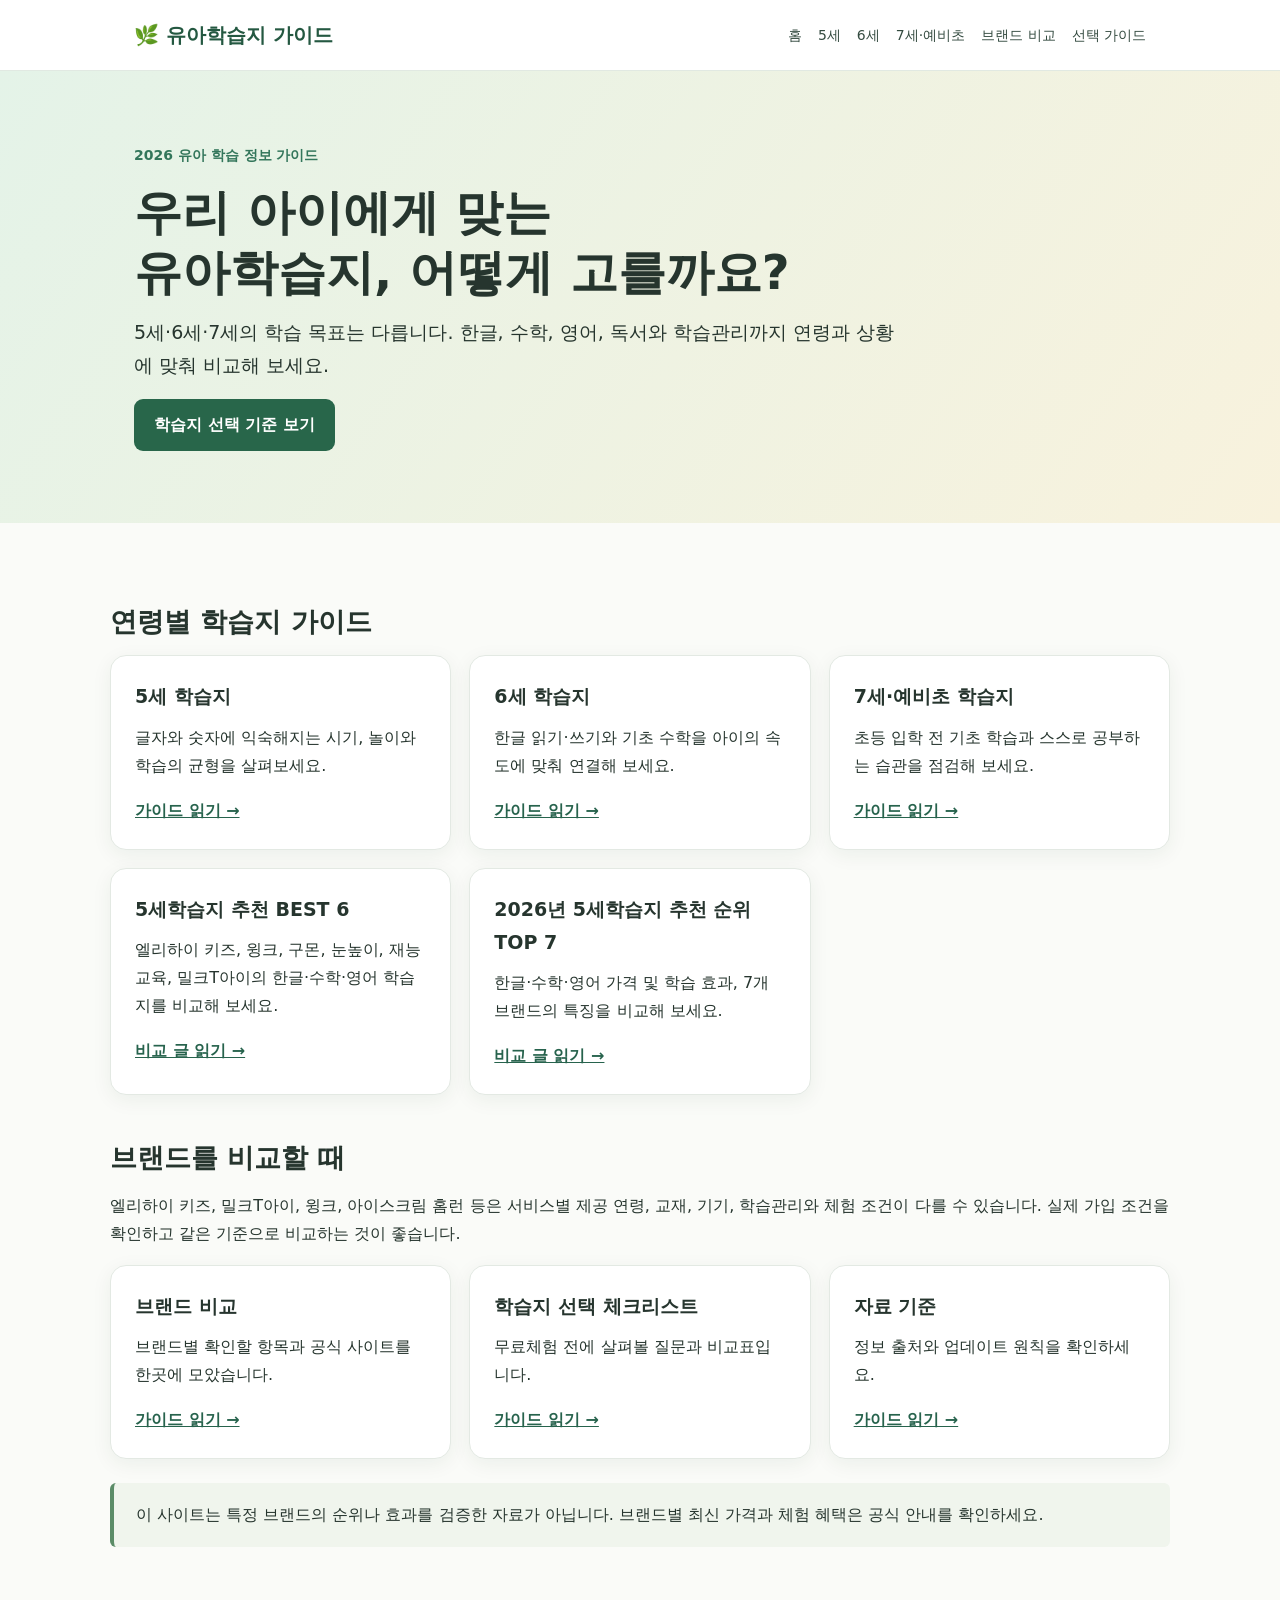
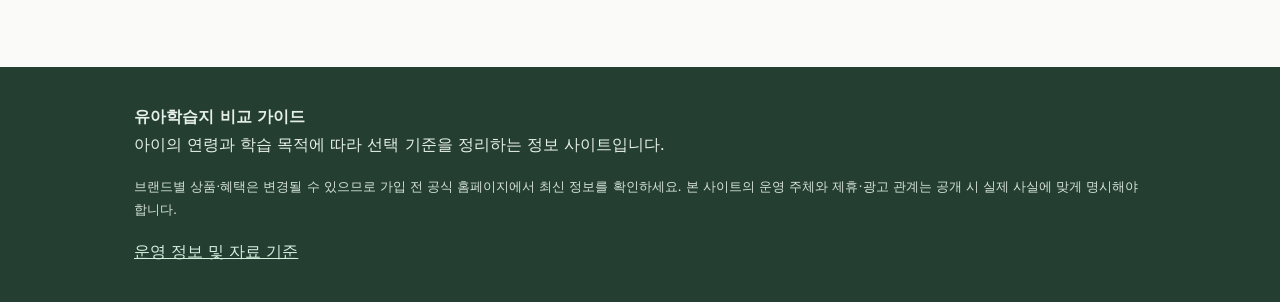
<file: index.html>
<!doctype html><html lang="ko"><head><meta charset="utf-8"><meta name="viewport" content="width=device-width, initial-scale=1"><title>유아학습지 추천·비교 | 유아학습지 비교 가이드</title><meta name="description" content="5세부터 7세까지 유아학습지를 고를 때 확인할 학습 과목, 관리 방식, 무료체험 및 비교 기준을 정리했습니다."><meta name="robots" content="index,follow,max-snippet:-1"><link rel="canonical" href="https://jjh950621-star.github.io/index.html"><link rel="stylesheet" href="style.css"><meta property="og:type" content="website"><meta property="og:title" content="유아학습지 추천·비교"><meta property="og:description" content="5세부터 7세까지 유아학습지를 고를 때 확인할 학습 과목, 관리 방식, 무료체험 및 비교 기준을 정리했습니다."><meta property="og:url" content="https://jjh950621-star.github.io/index.html"><script type="application/ld+json">{"@context": "https://schema.org", "@type": "WebPage", "name": "유아학습지 추천·비교", "description": "5세부터 7세까지 유아학습지를 고를 때 확인할 학습 과목, 관리 방식, 무료체험 및 비교 기준을 정리했습니다.", "inLanguage": "ko-KR", "url": "https://jjh950621-star.github.io/index.html"}</script></head><body><header><div class="wrap nav"><a class="logo" href="index.html">🌿 유아학습지 가이드</a><nav class="links" aria-label="주요 메뉴"><a href="index.html">홈</a><a href="age-5.html">5세</a><a href="age-6.html">6세</a><a href="age-7.html">7세·예비초</a><a href="brands.html">브랜드 비교</a><a href="guide.html">선택 가이드</a></nav></div></header><section class="hero"><div class="wrap"><div class="eyebrow">2026 유아 학습 정보 가이드</div><h1>우리 아이에게 맞는<br>유아학습지, 어떻게 고를까요?</h1><p class="lead">5세·6세·7세의 학습 목표는 다릅니다. 한글, 수학, 영어, 독서와 학습관리까지 연령과 상황에 맞춰 비교해 보세요.</p><a class="btn" href="guide.html">학습지 선택 기준 보기</a></div></section><main class="wrap section"><h2>연령별 학습지 가이드</h2><div class="grid"><article class="card"><h3>5세 학습지</h3><p>글자와 숫자에 익숙해지는 시기, 놀이와 학습의 균형을 살펴보세요.</p><a href="age-5.html">가이드 읽기 →</a></article><article class="card"><h3>6세 학습지</h3><p>한글 읽기·쓰기와 기초 수학을 아이의 속도에 맞춰 연결해 보세요.</p><a href="age-6.html">가이드 읽기 →</a></article><article class="card"><h3>7세·예비초 학습지</h3><p>초등 입학 전 기초 학습과 스스로 공부하는 습관을 점검해 보세요.</p><a href="age-7.html">가이드 읽기 →</a></article><article class="card"><h3>5세학습지 추천 BEST 6</h3><p>엘리하이 키즈, 윙크, 구몬, 눈높이, 재능교육, 밀크T아이의 한글·수학·영어 학습지를 비교해 보세요.</p><a href="5se-study-best6.html">비교 글 읽기 →</a></article><article class="card"><h3>2026년 5세학습지 추천 순위 TOP 7</h3><p>한글·수학·영어 가격 및 학습 효과, 7개 브랜드의 특징을 비교해 보세요.</p><a href="five-year-workbook.html">비교 글 읽기 →</a></article></div><h2>브랜드를 비교할 때</h2><p>엘리하이 키즈, 밀크T아이, 윙크, 아이스크림 홈런 등은 서비스별 제공 연령, 교재, 기기, 학습관리와 체험 조건이 다를 수 있습니다. 실제 가입 조건을 확인하고 같은 기준으로 비교하는 것이 좋습니다.</p><div class="grid"><article class="card"><h3>브랜드 비교</h3><p>브랜드별 확인할 항목과 공식 사이트를 한곳에 모았습니다.</p><a href="brands.html">가이드 읽기 →</a></article><article class="card"><h3>학습지 선택 체크리스트</h3><p>무료체험 전에 살펴볼 질문과 비교표입니다.</p><a href="guide.html">가이드 읽기 →</a></article><article class="card"><h3>자료 기준</h3><p>정보 출처와 업데이트 원칙을 확인하세요.</p><a href="about.html">가이드 읽기 →</a></article></div><div class="notice">이 사이트는 특정 브랜드의 순위나 효과를 검증한 자료가 아닙니다. 브랜드별 최신 가격과 체험 혜택은 공식 안내를 확인하세요.</div></main><footer><div class="wrap"><strong>유아학습지 비교 가이드</strong><p>아이의 연령과 학습 목적에 따라 선택 기준을 정리하는 정보 사이트입니다.</p><p class="small" style="color:#d5e1d9">브랜드별 상품·혜택은 변경될 수 있으므로 가입 전 공식 홈페이지에서 최신 정보를 확인하세요. 본 사이트의 운영 주체와 제휴·광고 관계는 공개 시 실제 사실에 맞게 명시해야 합니다.</p><a href="about.html">운영 정보 및 자료 기준</a></div></footer></body></html>
</file>
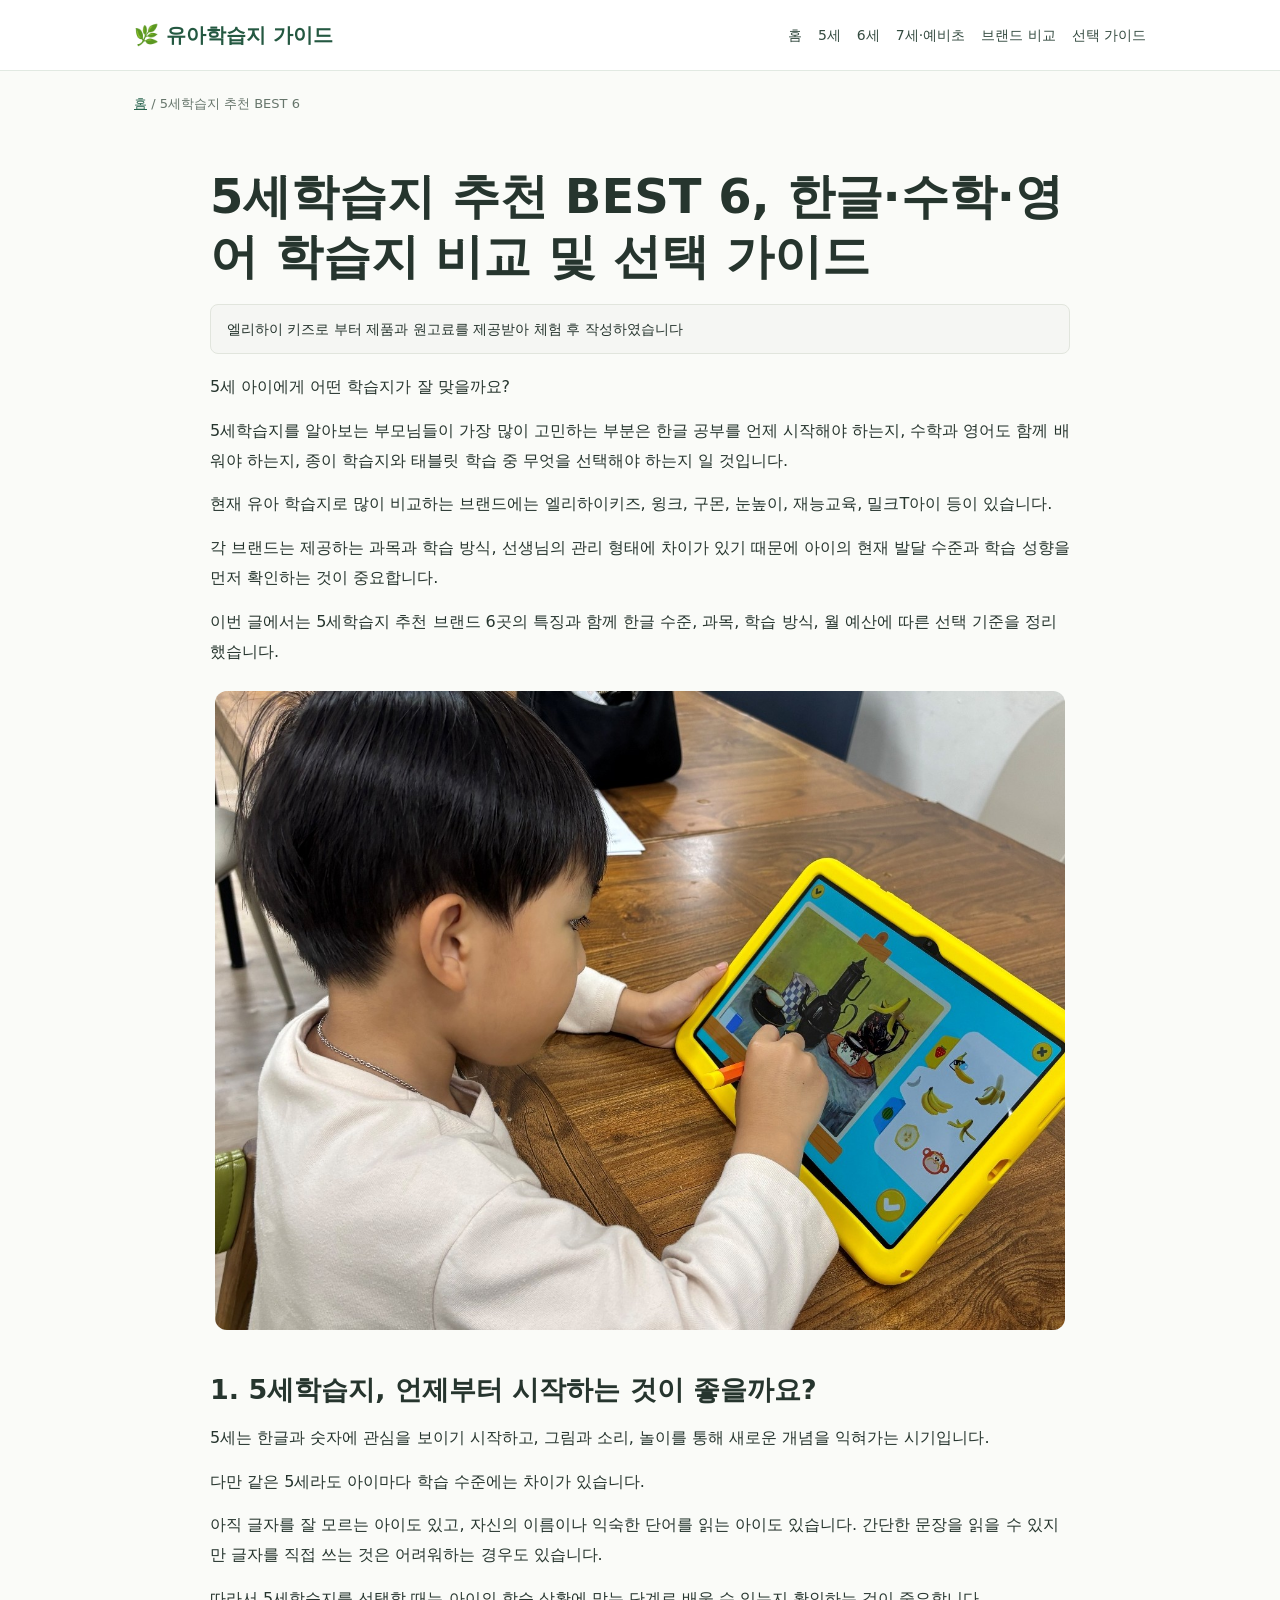
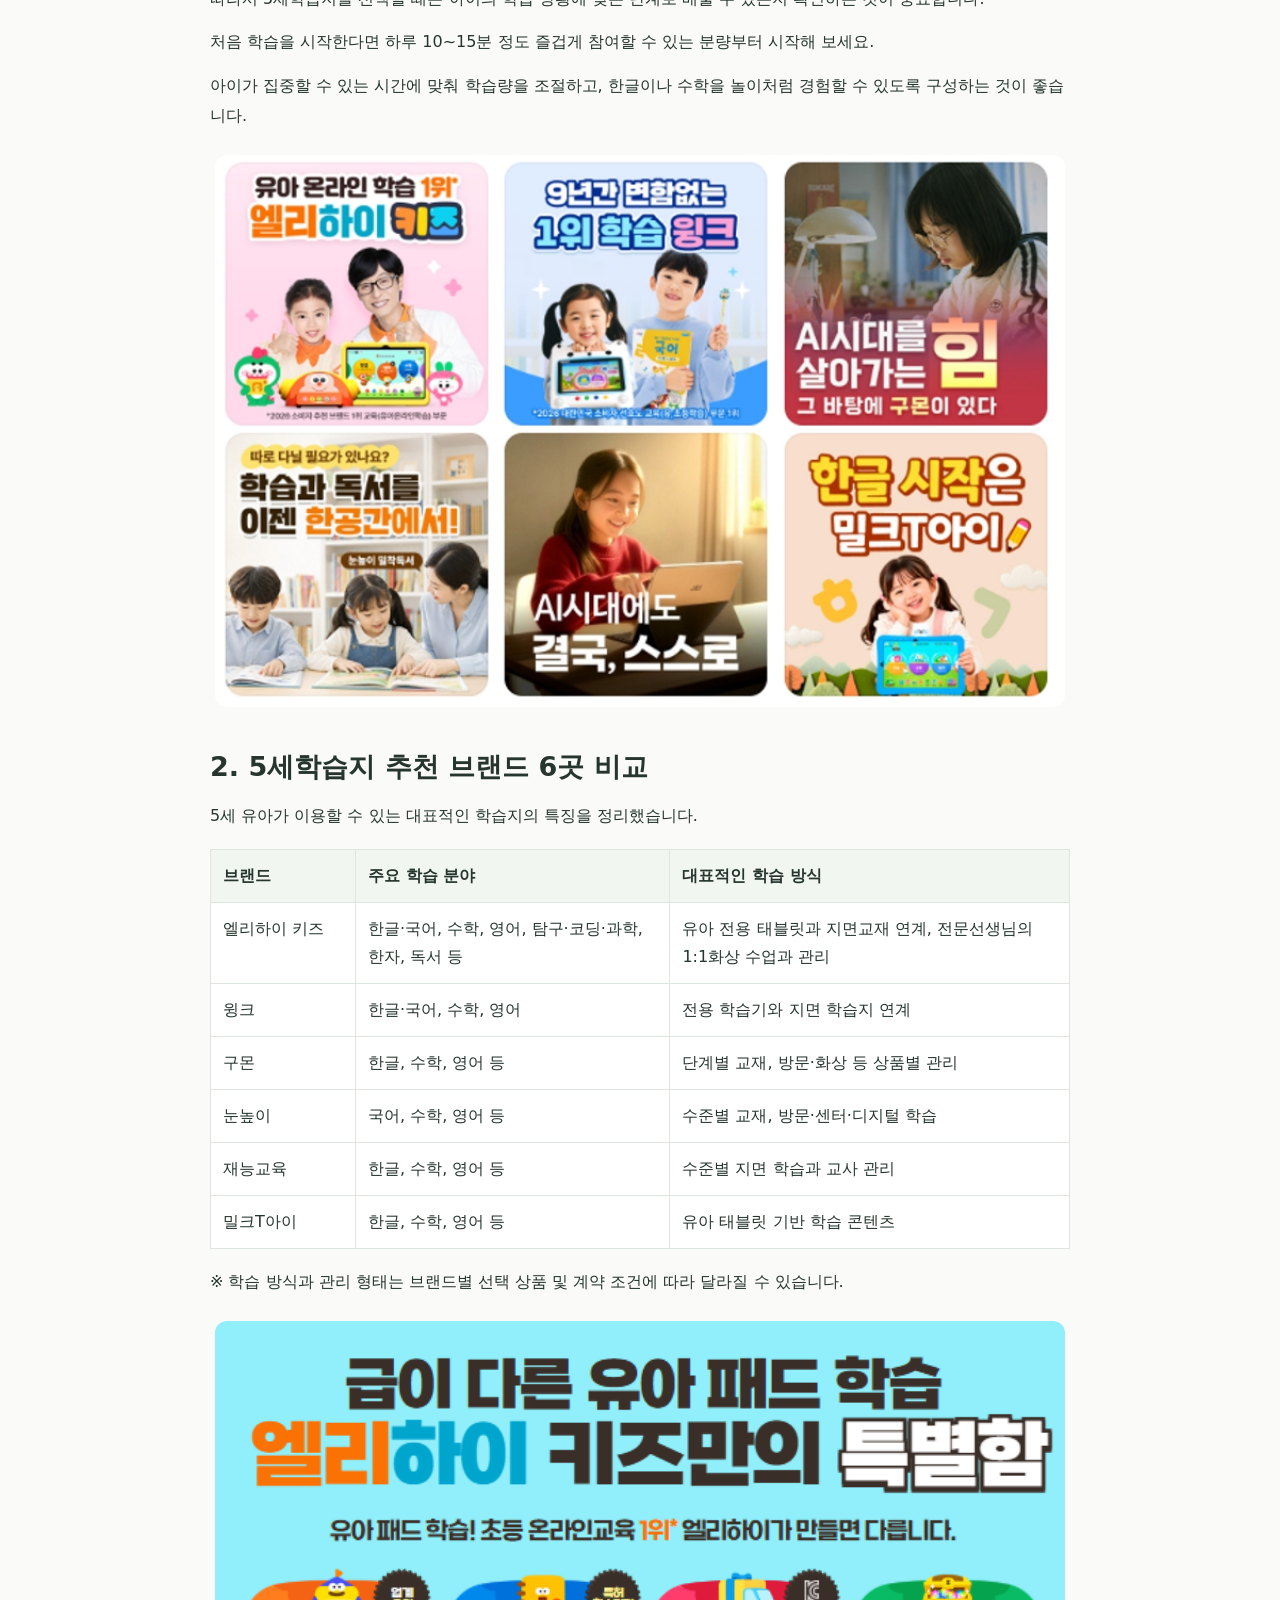
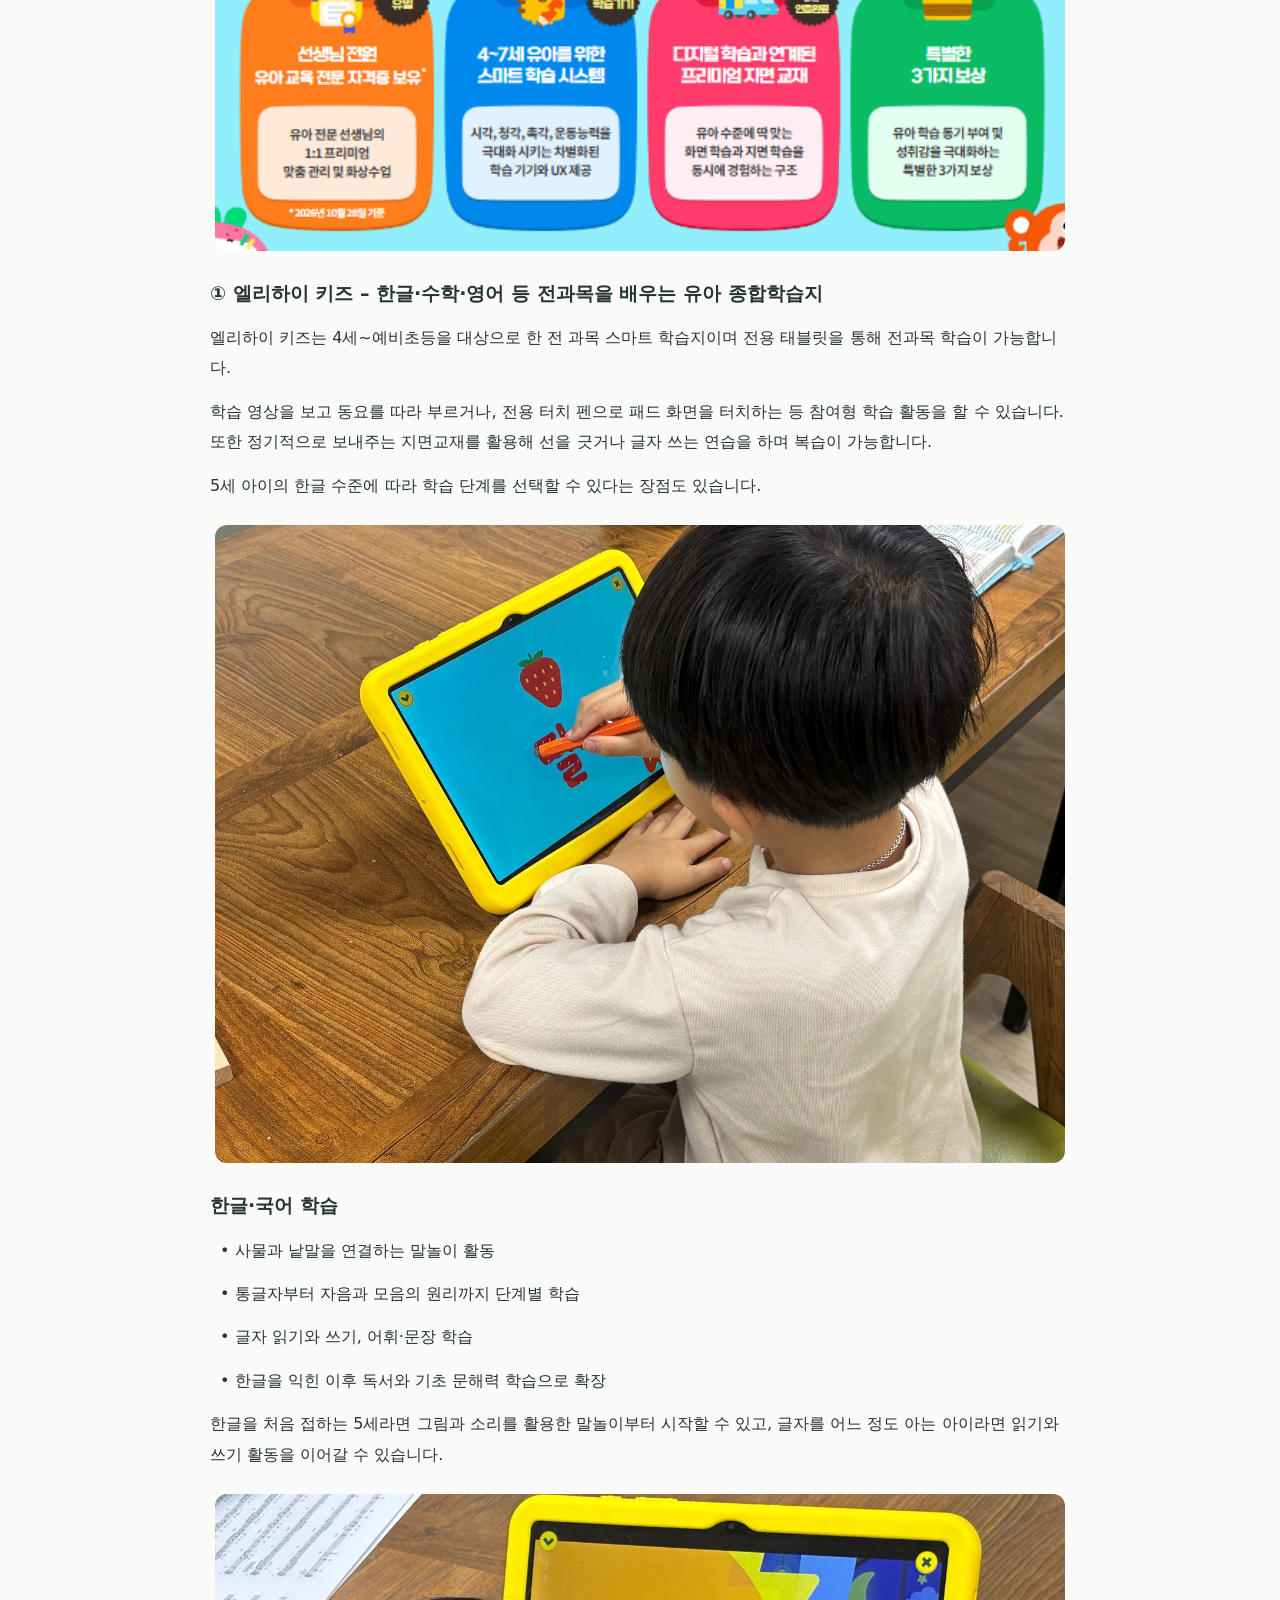
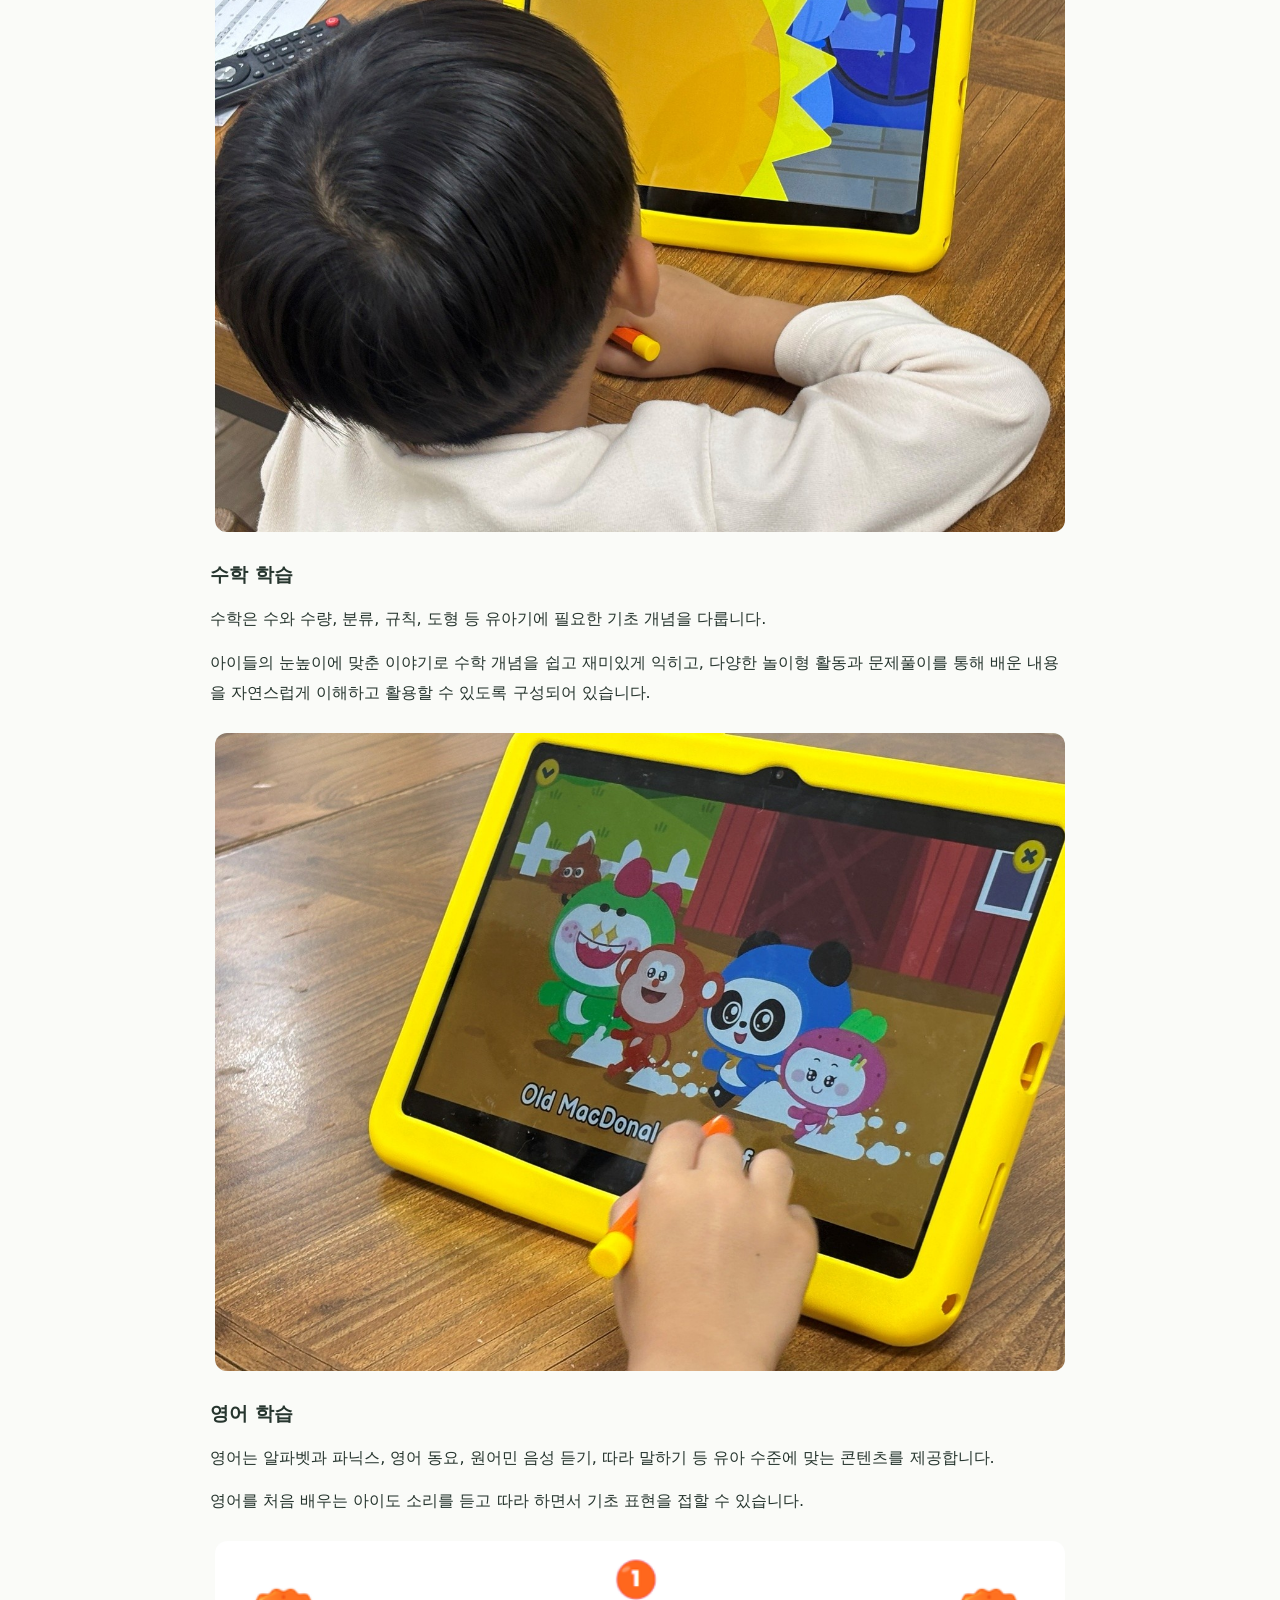
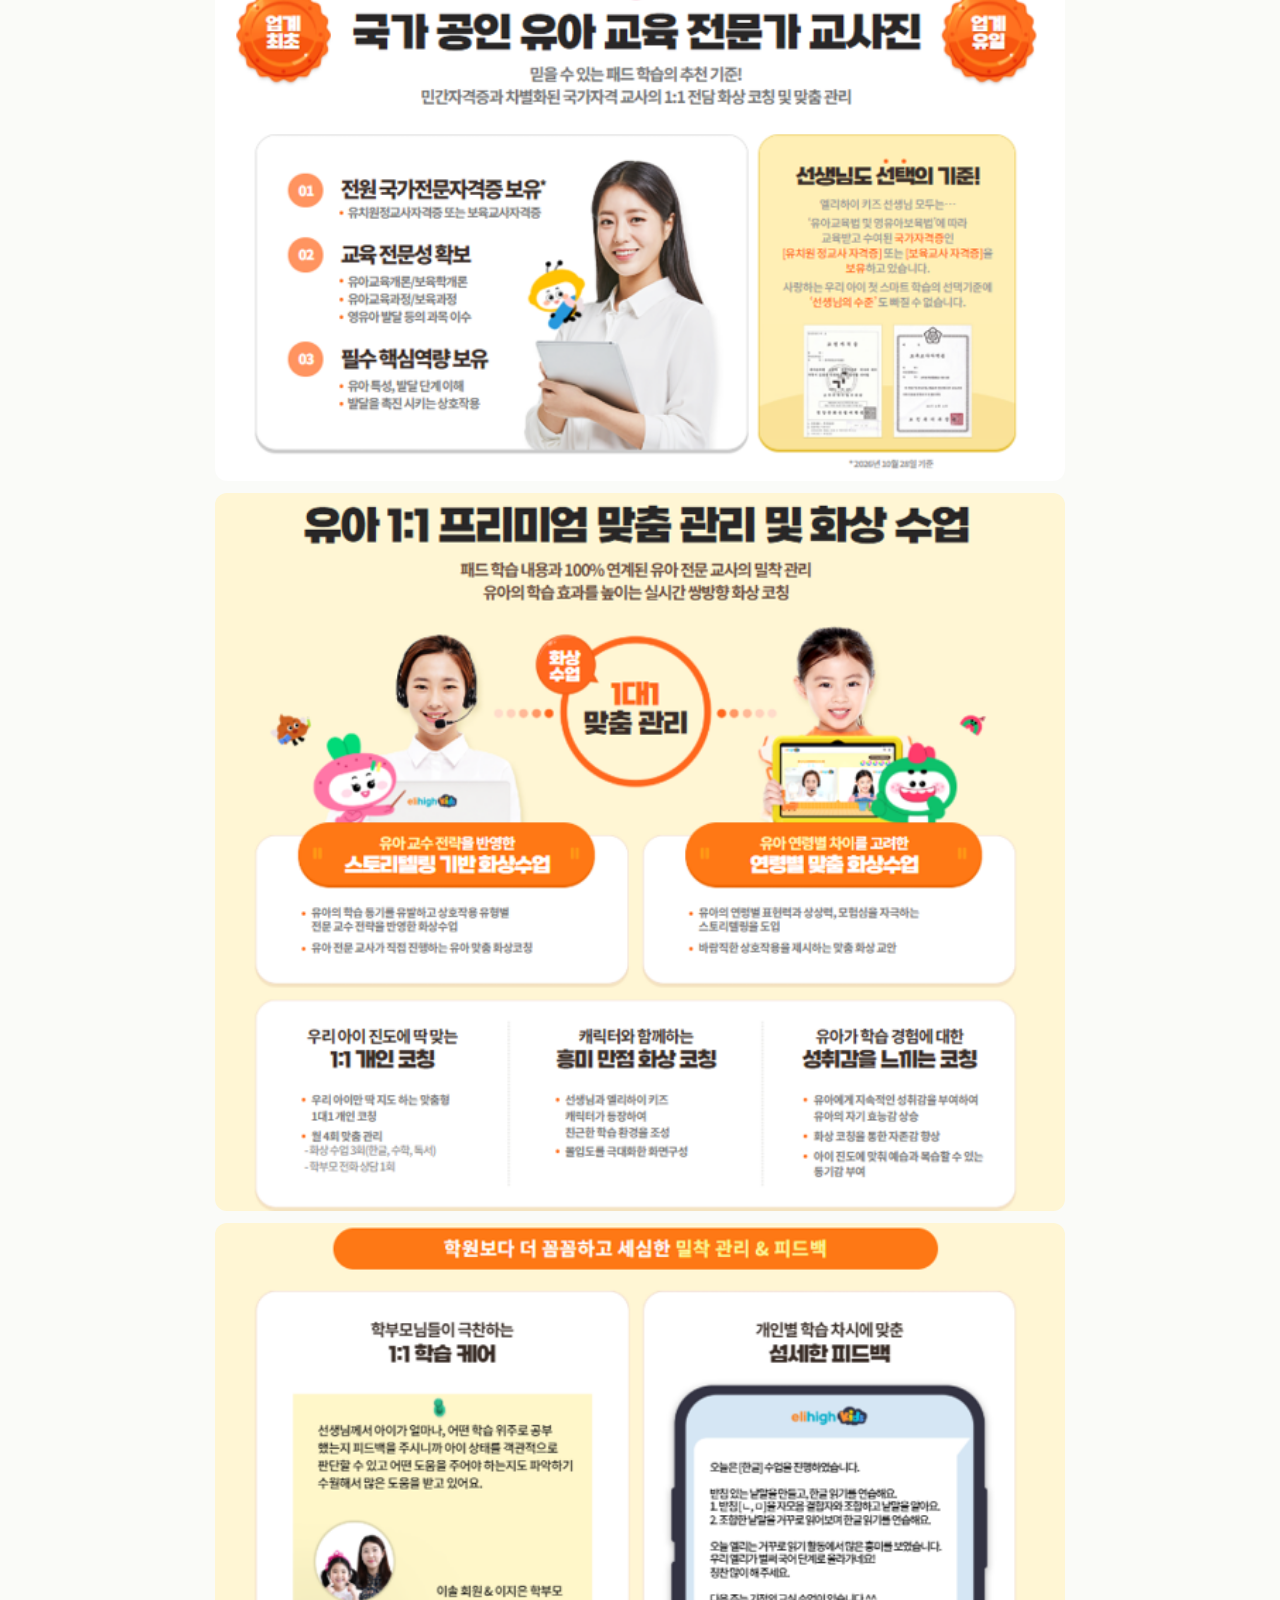
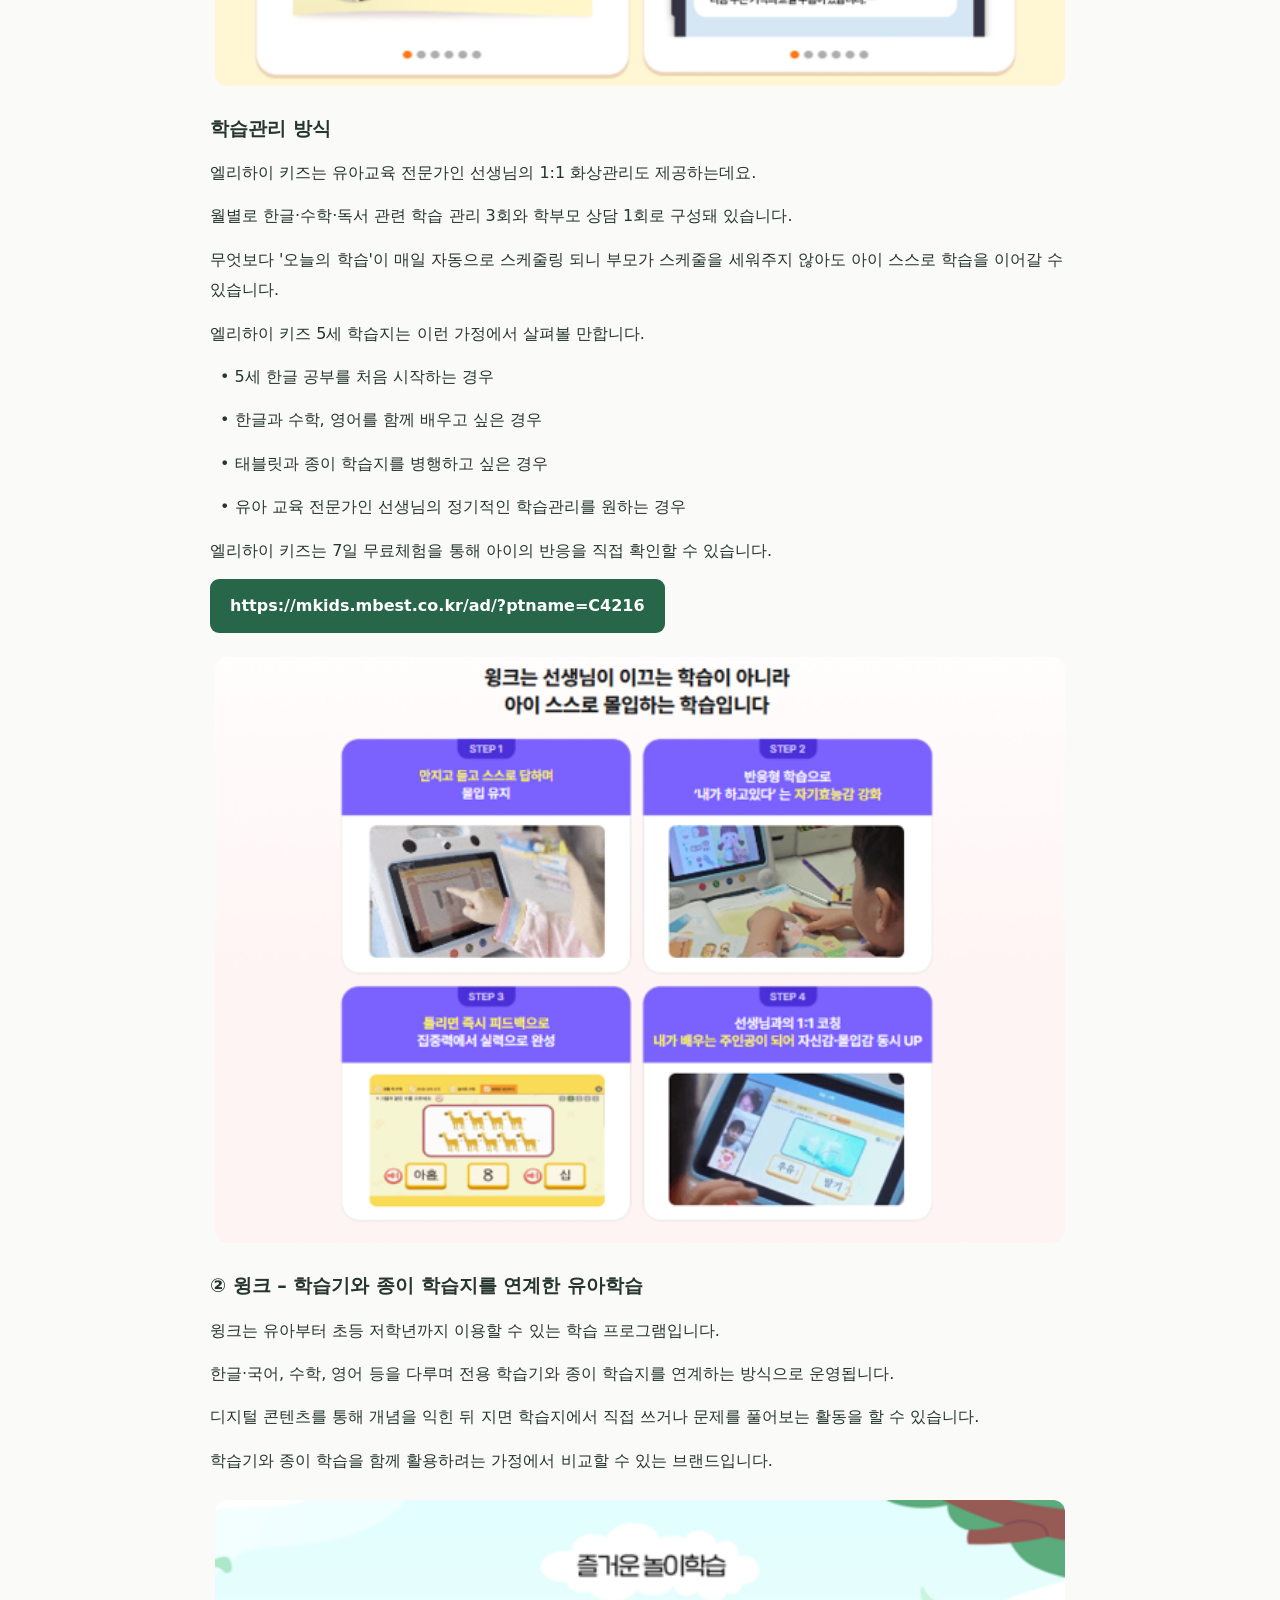
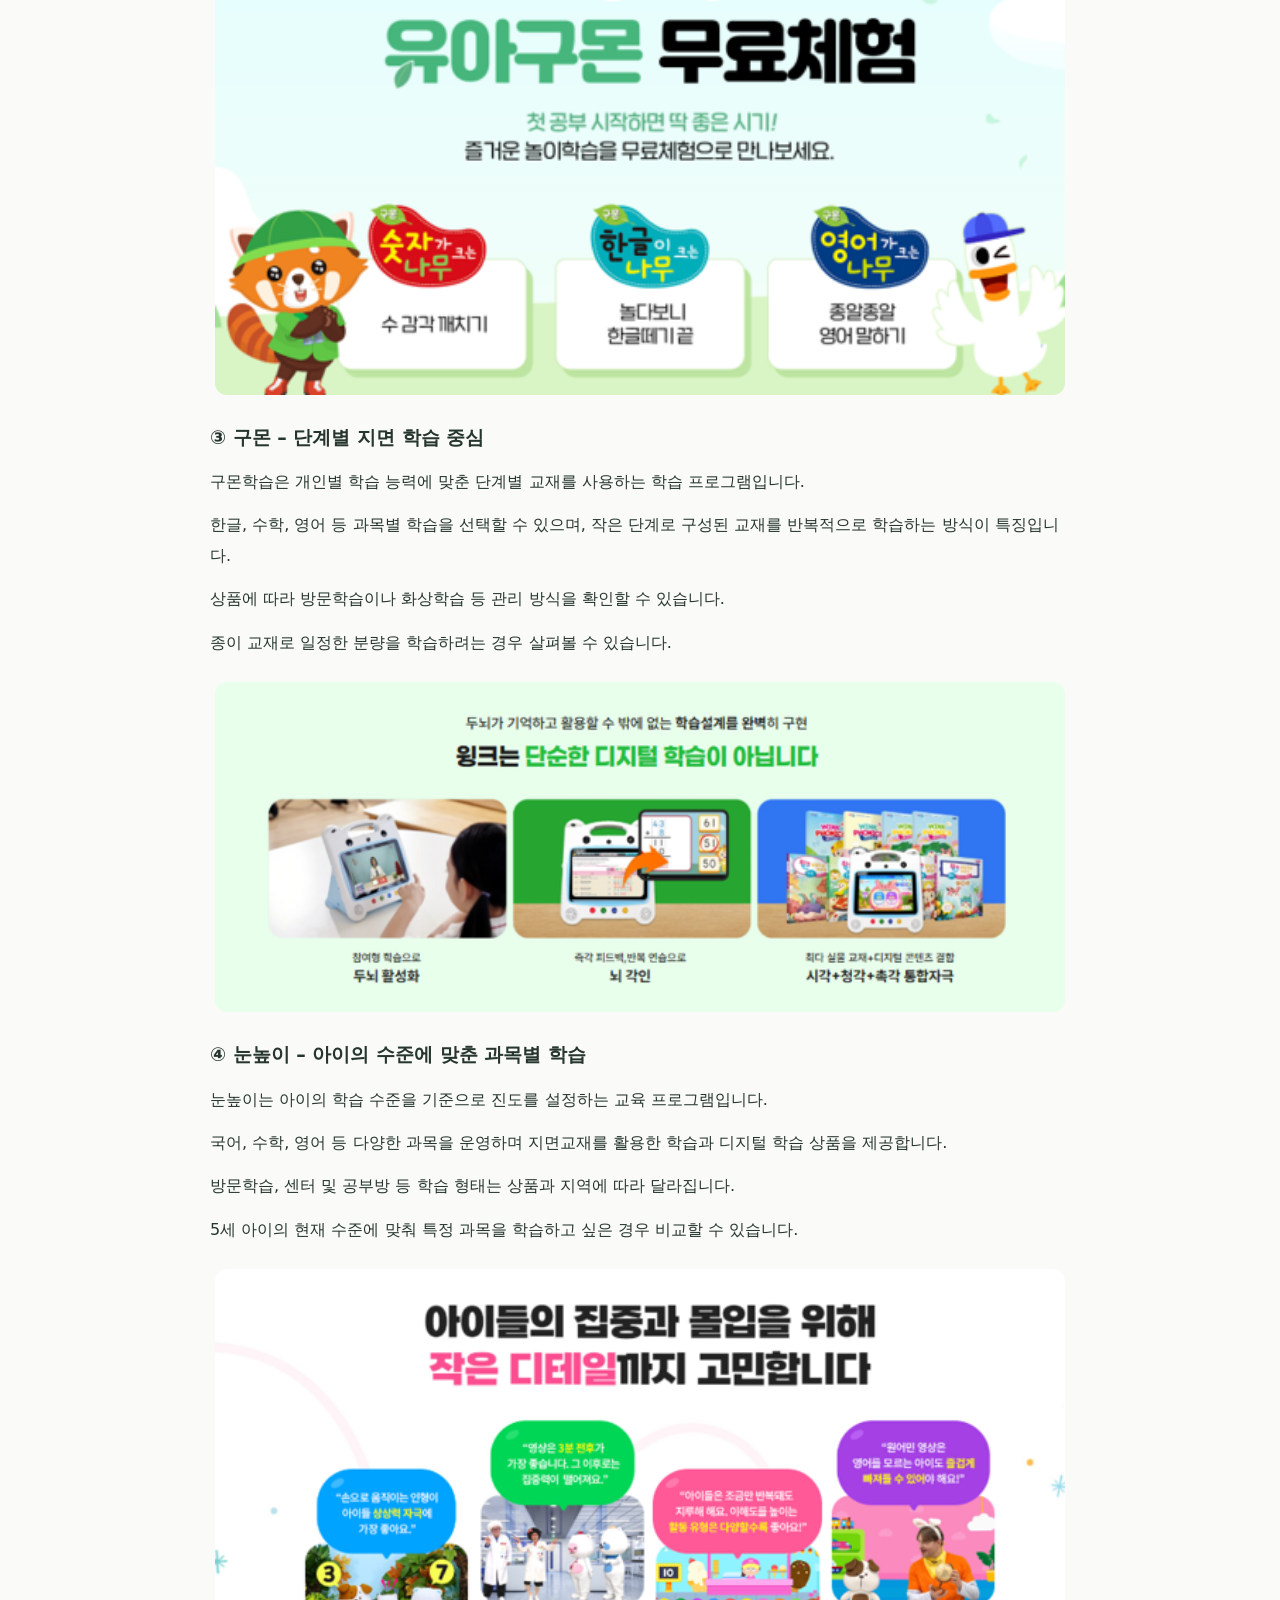
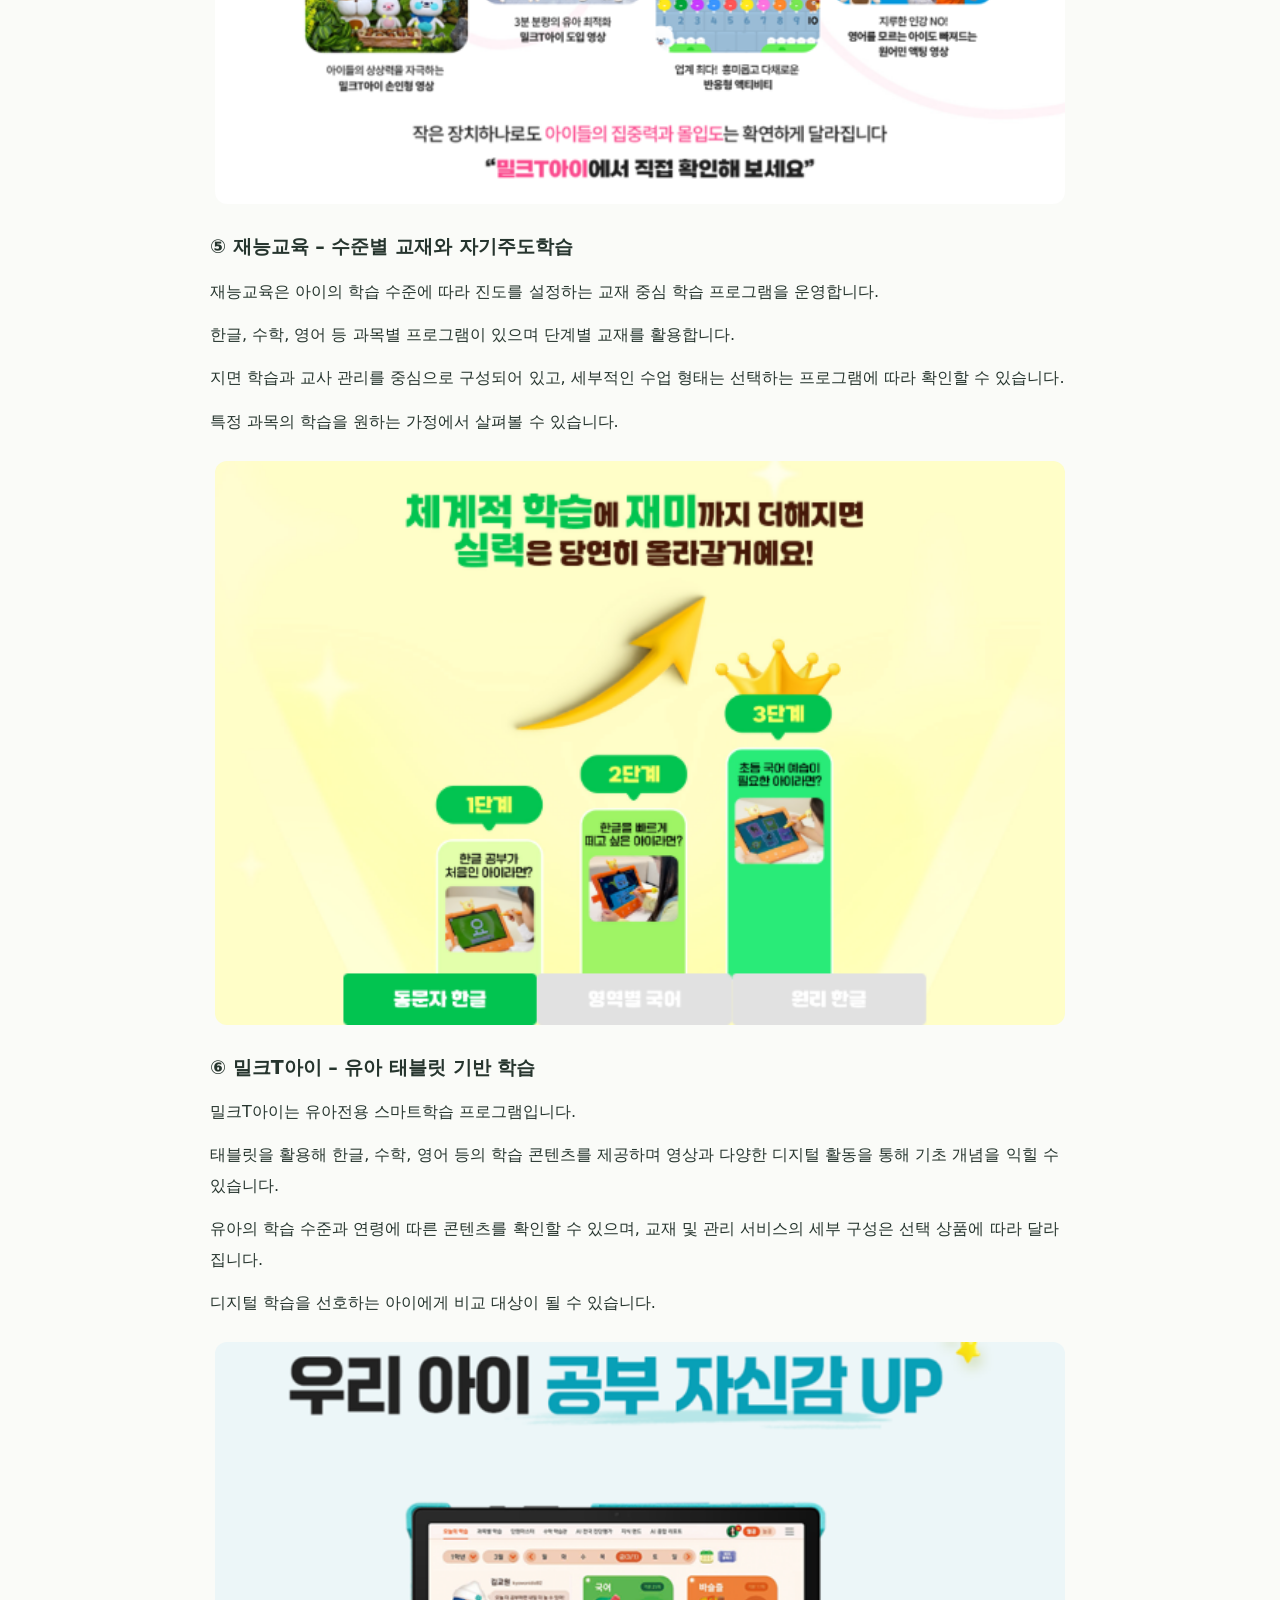
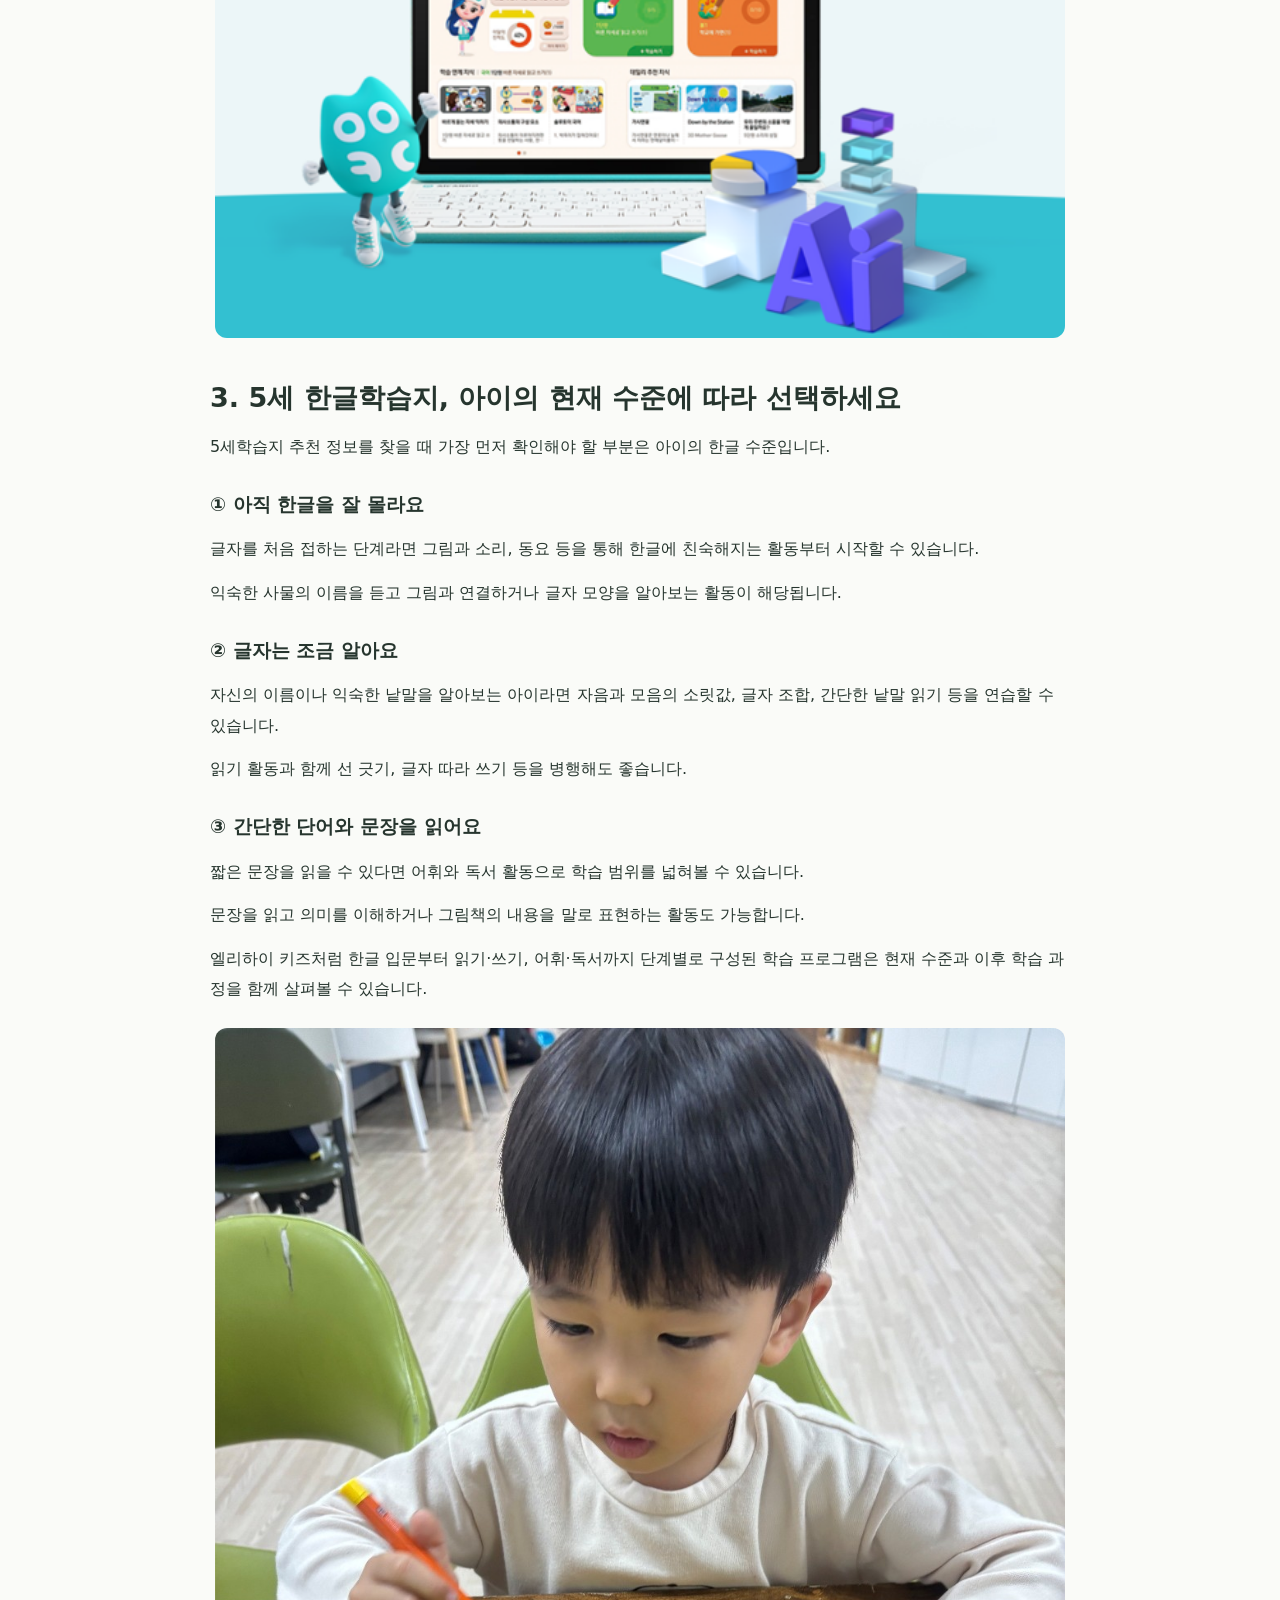
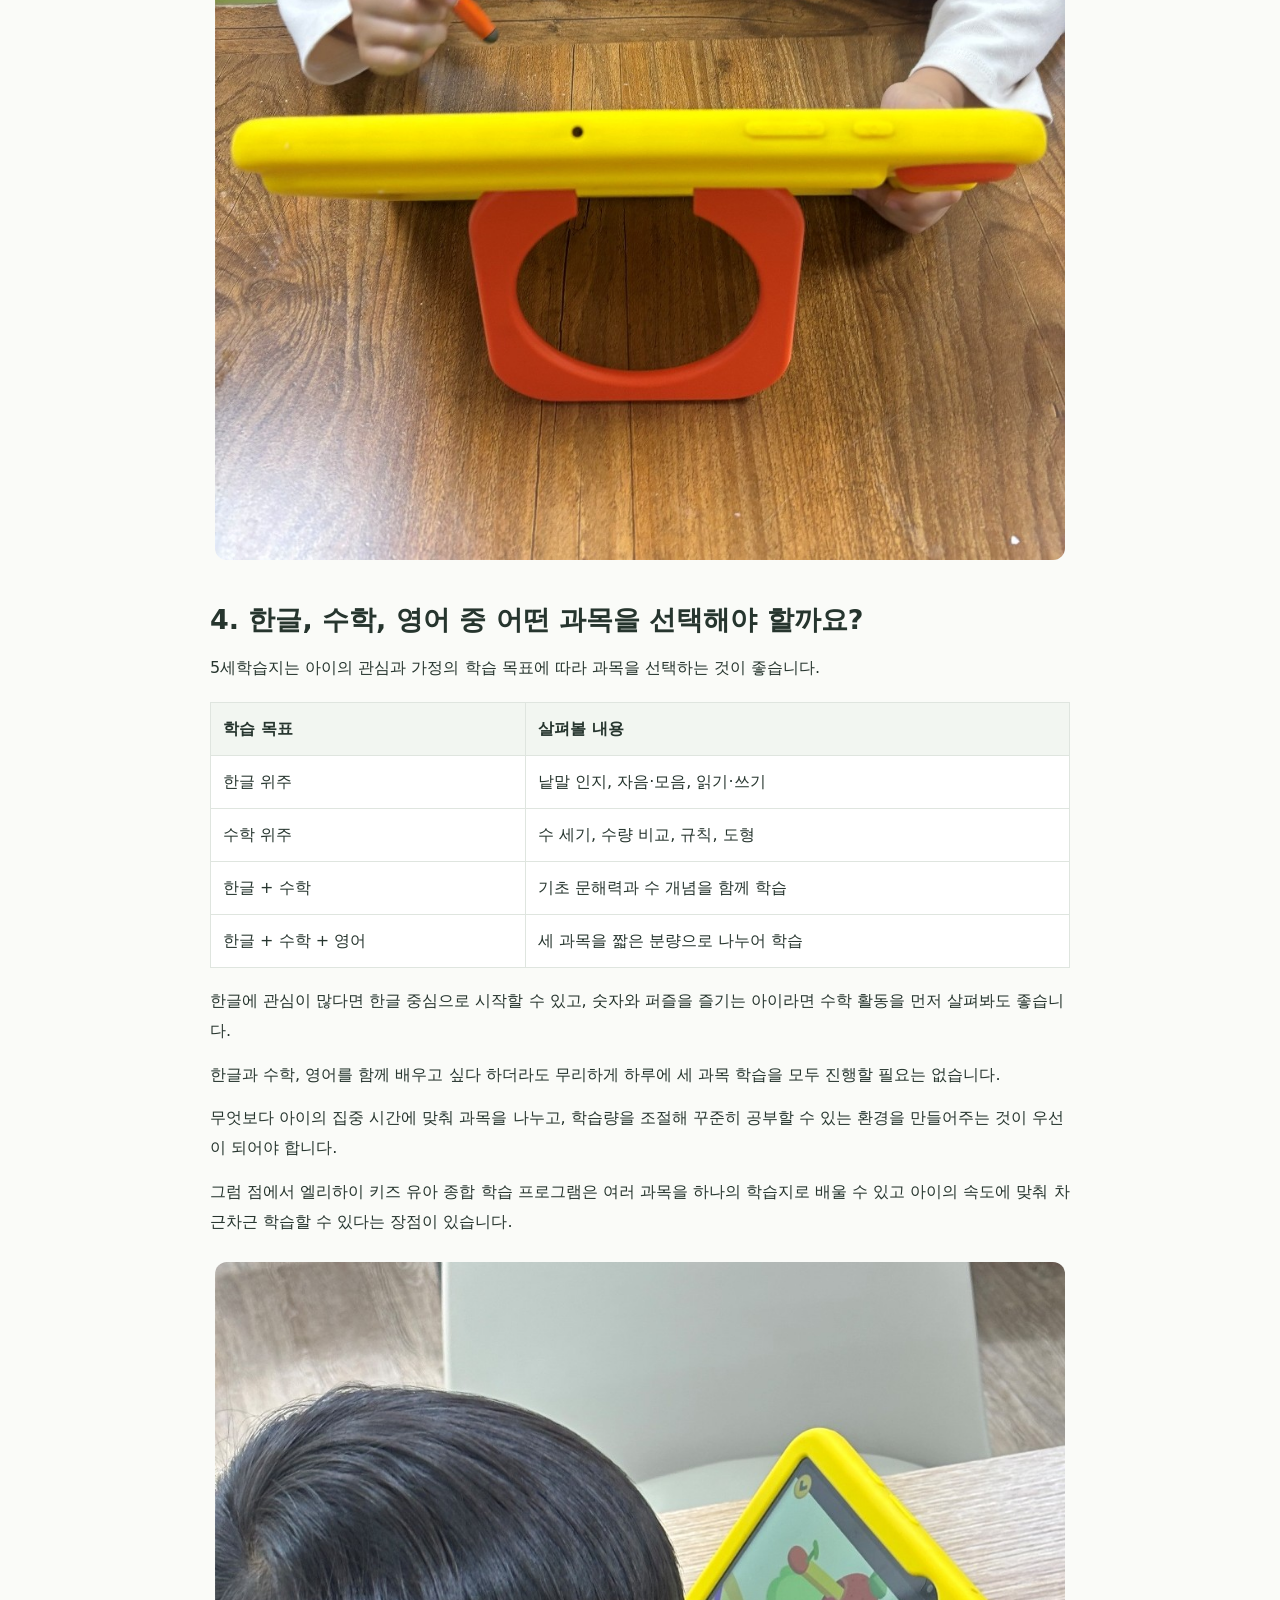
<file: 5se-study-best6.html>
<!DOCTYPE html>
<html lang="ko"><head><meta charset="utf-8"/><meta content="width=device-width, initial-scale=1" name="viewport"/><title>5세학습지 추천 BEST 6, 한글·수학·영어 학습지 비교 및 선택 가이드</title><meta content="5세학습지 추천 브랜드 6곳의 특징과 한글·수학·영어 학습 방식, 월 예산, 선택 기준을 비교합니다." name="description"/><meta content="index,follow,max-snippet:-1" name="robots"/><link href="https://jjh950621-star.github.io/5se-study-best6.html" rel="canonical"/><link href="style.css" rel="stylesheet"/><meta content="article" property="og:type"/><meta content="5세학습지 추천 BEST 6, 한글·수학·영어 학습지 비교 및 선택 가이드" property="og:title"/><meta content="https://jjh950621-star.github.io/5se-study-best6.html" property="og:url"/><script type="application/ld+json">{"@context":"https://schema.org","@type":"Article","headline":"5세학습지 추천 BEST 6, 한글·수학·영어 학습지 비교 및 선택 가이드","inLanguage":"ko-KR","mainEntityOfPage":"https://jjh950621-star.github.io/5se-study-best6.html"}</script><style>.article{max-width:860px}.article p{line-height:1.9;margin:13px 0}.article h2{margin-top:42px}.article h3{margin-top:26px}.disclosure{padding:12px 16px;background:#f5f6f3;border:1px solid #e1e5dd;border-radius:8px;font-size:14px;margin:18px 0}.tablewrap{overflow-x:auto;margin:18px 0}table{border-collapse:collapse;width:100%;min-width:560px}th,td{padding:12px;border:1px solid #dfe5df;text-align:left;vertical-align:top}th{background:#f2f6f1}.image-slot{margin:24px 0;padding:26px 12px;border:1px dashed #c5cec5;border-radius:10px;text-align:center;color:#66766b;background:#fafbf9;font-size:14px}.bullet{padding-left:10px}.btn{display:inline-block;overflow-wrap:anywhere}.article a{overflow-wrap:anywhere}</style><style>figure.article-photo{margin:24px auto;max-width:850px}figure.article-photo img{object-fit:contain}</style>
<link rel="canonical" href="https://jjh950621-star.github.io/5se-study-best6.html">
<meta property="og:type" content="article">
<meta property="og:title" content="5세학습지 추천 BEST 6｜한글·수학·영어 학습지 비교">
<meta property="og:description" content="엘리하이 키즈, 윙크, 구몬, 눈높이, 재능교육, 밀크T아이의 특징과 한글·수학·영어 학습 방법을 비교합니다.">
<meta property="og:url" content="https://jjh950621-star.github.io/5se-study-best6.html"></head><body><header><div class="wrap nav"><a class="logo" href="index.html">🌿 유아학습지 가이드</a><nav aria-label="주요 메뉴" class="links"><a href="index.html">홈</a><a href="age-5.html">5세</a><a href="age-6.html">6세</a><a href="age-7.html">7세·예비초</a><a href="brands.html">브랜드 비교</a><a href="guide.html">선택 가이드</a></nav></div></header><div class="wrap crumb"><a href="index.html">홈</a> / 5세학습지 추천 BEST 6</div><main class="wrap article section"><h1>5세학습지 추천 BEST 6, 한글·수학·영어 학습지 비교 및 선택 가이드</h1>
<div class="disclosure">엘리하이 키즈로 부터 제품과 원고료를 제공받아 체험 후 작성하였습니다</div>
<p>5세 아이에게 어떤 학습지가 잘 맞을까요?</p>
<p>5세학습지를 알아보는 부모님들이 가장 많이 고민하는 부분은 한글 공부를 언제 시작해야 하는지, 수학과 영어도 함께 배워야 하는지, 종이 학습지와 태블릿 학습 중 무엇을 선택해야 하는지 일 것입니다.</p>
<p>현재 유아 학습지로 많이 비교하는 브랜드에는 엘리하이키즈, 윙크, 구몬, 눈높이, 재능교육, 밀크T아이 등이 있습니다.</p>
<p>각 브랜드는 제공하는 과목과 학습 방식, 선생님의 관리 형태에 차이가 있기 때문에 아이의 현재 발달 수준과 학습 성향을 먼저 확인하는 것이 중요합니다.</p>
<p>이번 글에서는 5세학습지 추천 브랜드 6곳의 특징과 함께 한글 수준, 과목, 학습 방식, 월 예산에 따른 선택 기준을 정리했습니다.</p>
<figure class="article-photo"><img alt="5세학습지 비교 가이드 사진 1" decoding="async" loading="lazy" src="images/photo-1.jpg" style="display:block;width:100%;height:auto;border-radius:12px;margin:12px auto;"/></figure>
<h2>1. 5세학습지, 언제부터 시작하는 것이 좋을까요?</h2>
<p>5세는 한글과 숫자에 관심을 보이기 시작하고, 그림과 소리, 놀이를 통해 새로운 개념을 익혀가는 시기입니다.</p>
<p>다만 같은 5세라도 아이마다 학습 수준에는 차이가 있습니다.</p>
<p>아직 글자를 잘 모르는 아이도 있고, 자신의 이름이나 익숙한 단어를 읽는 아이도 있습니다. 간단한 문장을 읽을 수 있지만 글자를 직접 쓰는 것은 어려워하는 경우도 있습니다.</p>
<p>따라서 5세학습지를 선택할 때는 아이의 학습 상황에 맞는 단계로 배울 수 있는지 확인하는 것이 중요합니다.</p>
<p>처음 학습을 시작한다면 하루 10~15분 정도 즐겁게 참여할 수 있는 분량부터 시작해 보세요.</p>
<p>아이가 집중할 수 있는 시간에 맞춰 학습량을 조절하고, 한글이나 수학을 놀이처럼 경험할 수 있도록 구성하는 것이 좋습니다.</p>
<figure class="article-photo"><img alt="5세학습지 비교 가이드 사진 2" decoding="async" loading="lazy" src="images/photo-2.jpg" style="display:block;width:100%;height:auto;border-radius:12px;margin:12px auto;"/></figure>
<h2>2. 5세학습지 추천 브랜드 6곳 비교</h2>
<p>5세 유아가 이용할 수 있는 대표적인 학습지의 특징을 정리했습니다.</p>
<div class="tablewrap"><table><thead><tr><th>브랜드</th><th>주요 학습 분야</th><th>대표적인 학습 방식</th></tr></thead><tbody><tr><td>엘리하이 키즈</td><td>한글·국어, 수학, 영어, 탐구·코딩·과학, 한자, 독서 등</td><td>유아 전용 태블릿과 지면교재 연계, 전문선생님의 1:1화상 수업과 관리</td></tr><tr><td>윙크</td><td>한글·국어, 수학, 영어</td><td>전용 학습기와 지면 학습지 연계</td></tr><tr><td>구몬</td><td>한글, 수학, 영어 등</td><td>단계별 교재, 방문·화상 등 상품별 관리</td></tr><tr><td>눈높이</td><td>국어, 수학, 영어 등</td><td>수준별 교재, 방문·센터·디지털 학습</td></tr><tr><td>재능교육</td><td>한글, 수학, 영어 등</td><td>수준별 지면 학습과 교사 관리</td></tr><tr><td>밀크T아이</td><td>한글, 수학, 영어 등</td><td>유아 태블릿 기반 학습 콘텐츠</td></tr></tbody></table></div>
<p>※ 학습 방식과 관리 형태는 브랜드별 선택 상품 및 계약 조건에 따라 달라질 수 있습니다.</p>
<figure class="article-photo"><img alt="5세학습지 비교 가이드 사진 3" decoding="async" loading="lazy" src="images/photo-3.png" style="display:block;width:100%;height:auto;border-radius:12px;margin:12px auto;"/></figure>
<h3>① 엘리하이 키즈 – 한글·수학·영어 등 전과목을 배우는 유아 종합학습지</h3>
<p>엘리하이 키즈는 4세~예비초등을 대상으로 한 전 과목 스마트 학습지이며 전용 태블릿을 통해 전과목 학습이 가능합니다.</p>
<p>학습 영상을 보고 동요를 따라 부르거나, 전용 터치 펜으로 패드 화면을 터치하는 등 참여형 학습 활동을 할 수 있습니다. 또한 정기적으로 보내주는 지면교재를 활용해 선을 긋거나 글자 쓰는 연습을 하며 복습이 가능합니다.</p>
<p>5세 아이의 한글 수준에 따라 학습 단계를 선택할 수 있다는 장점도 있습니다.</p>
<figure class="article-photo"><img alt="5세학습지 비교 가이드 사진 4" decoding="async" loading="lazy" src="images/photo-4.jpg" style="display:block;width:100%;height:auto;border-radius:12px;margin:12px auto;"/></figure>
<h3>한글·국어 학습</h3>
<p class="bullet">• 사물과 낱말을 연결하는 말놀이 활동</p>
<p class="bullet">• 통글자부터 자음과 모음의 원리까지 단계별 학습</p>
<p class="bullet">• 글자 읽기와 쓰기, 어휘·문장 학습</p>
<p class="bullet">• 한글을 익힌 이후 독서와 기초 문해력 학습으로 확장</p>
<p>한글을 처음 접하는 5세라면 그림과 소리를 활용한 말놀이부터 시작할 수 있고, 글자를 어느 정도 아는 아이라면 읽기와 쓰기 활동을 이어갈 수 있습니다.</p>
<figure class="article-photo"><img alt="5세학습지 비교 가이드 사진 5" decoding="async" loading="lazy" src="images/photo-5.jpg" style="display:block;width:100%;height:auto;border-radius:12px;margin:12px auto;"/></figure>
<h3>수학 학습</h3>
<p>수학은 수와 수량, 분류, 규칙, 도형 등 유아기에 필요한 기초 개념을 다룹니다.</p>
<p>아이들의 눈높이에 맞춘 이야기로 수학 개념을 쉽고 재미있게 익히고, 다양한 놀이형 활동과 문제풀이를 통해 배운 내용을 자연스럽게 이해하고 활용할 수 있도록 구성되어 있습니다.</p>
<figure class="article-photo"><img alt="5세학습지 비교 가이드 사진 6" decoding="async" loading="lazy" src="images/photo-6.jpg" style="display:block;width:100%;height:auto;border-radius:12px;margin:12px auto;"/></figure>
<h3>영어 학습</h3>
<p>영어는 알파벳과 파닉스, 영어 동요, 원어민 음성 듣기, 따라 말하기 등 유아 수준에 맞는 콘텐츠를 제공합니다.</p>
<p>영어를 처음 배우는 아이도 소리를 듣고 따라 하면서 기초 표현을 접할 수 있습니다.</p>
<figure class="article-photo"><img alt="5세학습지 비교 가이드 사진 7" decoding="async" loading="lazy" src="images/photo-7.png" style="display:block;width:100%;height:auto;border-radius:12px;margin:12px auto;"/><img alt="5세학습지 비교 가이드 사진 7-2" decoding="async" loading="lazy" src="images/photo-7-2.png" style="display:block;width:100%;height:auto;border-radius:12px;margin:12px auto;"/><img alt="5세학습지 비교 가이드 사진 7-3" decoding="async" loading="lazy" src="images/photo-7-3.png" style="display:block;width:100%;height:auto;border-radius:12px;margin:12px auto;"/></figure>
<h3>학습관리 방식</h3>
<p>엘리하이 키즈는 유아교육 전문가인 선생님의 1:1 화상관리도 제공하는데요.</p>
<p>월별로 한글·수학·독서 관련 학습 관리 3회와 학부모 상담 1회로 구성돼 있습니다.</p>
<p>무엇보다 '오늘의 학습'이 매일 자동으로 스케줄링 되니 부모가 스케줄을 세워주지 않아도 아이 스스로 학습을 이어갈 수 있습니다.</p>
<p>엘리하이 키즈 5세 학습지는 이런 가정에서 살펴볼 만합니다.</p>
<p class="bullet">• 5세 한글 공부를 처음 시작하는 경우</p>
<p class="bullet">• 한글과 수학, 영어를 함께 배우고 싶은 경우</p>
<p class="bullet">• 태블릿과 종이 학습지를 병행하고 싶은 경우</p>
<p class="bullet">• 유아 교육 전문가인 선생님의 정기적인 학습관리를 원하는 경우</p>
<p>엘리하이 키즈는 7일 무료체험을 통해 아이의 반응을 직접 확인할 수 있습니다.</p>
<p><a class="btn" href="https://mkids.mbest.co.kr/ad/?ptname=C4216" rel="sponsored noopener noreferrer" target="_blank">https://mkids.mbest.co.kr/ad/?ptname=C4216</a></p>
<figure class="article-photo"><img alt="5세학습지 비교 가이드 사진 8" decoding="async" loading="lazy" src="images/photo-8.png" style="display:block;width:100%;height:auto;border-radius:12px;margin:12px auto;"/></figure>
<h3>② 윙크 – 학습기와 종이 학습지를 연계한 유아학습</h3>
<p>윙크는 유아부터 초등 저학년까지 이용할 수 있는 학습 프로그램입니다.</p>
<p>한글·국어, 수학, 영어 등을 다루며 전용 학습기와 종이 학습지를 연계하는 방식으로 운영됩니다.</p>
<p>디지털 콘텐츠를 통해 개념을 익힌 뒤 지면 학습지에서 직접 쓰거나 문제를 풀어보는 활동을 할 수 있습니다.</p>
<p>학습기와 종이 학습을 함께 활용하려는 가정에서 비교할 수 있는 브랜드입니다.</p>
<figure class="article-photo"><img alt="5세학습지 비교 가이드 사진 9" decoding="async" loading="lazy" src="images/photo-9.png" style="display:block;width:100%;height:auto;border-radius:12px;margin:12px auto;"/></figure>
<h3>③ 구몬 – 단계별 지면 학습 중심</h3>
<p>구몬학습은 개인별 학습 능력에 맞춘 단계별 교재를 사용하는 학습 프로그램입니다.</p>
<p>한글, 수학, 영어 등 과목별 학습을 선택할 수 있으며, 작은 단계로 구성된 교재를 반복적으로 학습하는 방식이 특징입니다.</p>
<p>상품에 따라 방문학습이나 화상학습 등 관리 방식을 확인할 수 있습니다.</p>
<p>종이 교재로 일정한 분량을 학습하려는 경우 살펴볼 수 있습니다.</p>
<figure class="article-photo"><img alt="5세학습지 비교 가이드 사진 10" decoding="async" loading="lazy" src="images/photo-10.png" style="display:block;width:100%;height:auto;border-radius:12px;margin:12px auto;"/></figure>
<h3>④ 눈높이 – 아이의 수준에 맞춘 과목별 학습</h3>
<p>눈높이는 아이의 학습 수준을 기준으로 진도를 설정하는 교육 프로그램입니다.</p>
<p>국어, 수학, 영어 등 다양한 과목을 운영하며 지면교재를 활용한 학습과 디지털 학습 상품을 제공합니다.</p>
<p>방문학습, 센터 및 공부방 등 학습 형태는 상품과 지역에 따라 달라집니다.</p>
<p>5세 아이의 현재 수준에 맞춰 특정 과목을 학습하고 싶은 경우 비교할 수 있습니다.</p>
<figure class="article-photo"><img alt="5세학습지 비교 가이드 사진 11" decoding="async" loading="lazy" src="images/photo-11.png" style="display:block;width:100%;height:auto;border-radius:12px;margin:12px auto;"/></figure>
<h3>⑤ 재능교육 – 수준별 교재와 자기주도학습</h3>
<p>재능교육은 아이의 학습 수준에 따라 진도를 설정하는 교재 중심 학습 프로그램을 운영합니다.</p>
<p>한글, 수학, 영어 등 과목별 프로그램이 있으며 단계별 교재를 활용합니다.</p>
<p>지면 학습과 교사 관리를 중심으로 구성되어 있고, 세부적인 수업 형태는 선택하는 프로그램에 따라 확인할 수 있습니다.</p>
<p>특정 과목의 학습을 원하는 가정에서 살펴볼 수 있습니다.</p>
<figure class="article-photo"><img alt="5세학습지 비교 가이드 사진 12" decoding="async" loading="lazy" src="images/photo-12.png" style="display:block;width:100%;height:auto;border-radius:12px;margin:12px auto;"/></figure>
<h3>⑥ 밀크T아이 – 유아 태블릿 기반 학습</h3>
<p>밀크T아이는 유아전용 스마트학습 프로그램입니다.</p>
<p>태블릿을 활용해 한글, 수학, 영어 등의 학습 콘텐츠를 제공하며 영상과 다양한 디지털 활동을 통해 기초 개념을 익힐 수 있습니다.</p>
<p>유아의 학습 수준과 연령에 따른 콘텐츠를 확인할 수 있으며, 교재 및 관리 서비스의 세부 구성은 선택 상품에 따라 달라집니다.</p>
<p>디지털 학습을 선호하는 아이에게 비교 대상이 될 수 있습니다.</p>
<figure class="article-photo"><img alt="5세학습지 비교 가이드 사진 13" decoding="async" loading="lazy" src="images/photo-13.png" style="display:block;width:100%;height:auto;border-radius:12px;margin:12px auto;"/></figure>
<h2>3. 5세 한글학습지, 아이의 현재 수준에 따라 선택하세요</h2>
<p>5세학습지 추천 정보를 찾을 때 가장 먼저 확인해야 할 부분은 아이의 한글 수준입니다.</p>
<h3>① 아직 한글을 잘 몰라요</h3>
<p>글자를 처음 접하는 단계라면 그림과 소리, 동요 등을 통해 한글에 친숙해지는 활동부터 시작할 수 있습니다.</p>
<p>익숙한 사물의 이름을 듣고 그림과 연결하거나 글자 모양을 알아보는 활동이 해당됩니다.</p>
<h3>② 글자는 조금 알아요</h3>
<p>자신의 이름이나 익숙한 낱말을 알아보는 아이라면 자음과 모음의 소릿값, 글자 조합, 간단한 낱말 읽기 등을 연습할 수 있습니다.</p>
<p>읽기 활동과 함께 선 긋기, 글자 따라 쓰기 등을 병행해도 좋습니다.</p>
<h3>③ 간단한 단어와 문장을 읽어요</h3>
<p>짧은 문장을 읽을 수 있다면 어휘와 독서 활동으로 학습 범위를 넓혀볼 수 있습니다.</p>
<p>문장을 읽고 의미를 이해하거나 그림책의 내용을 말로 표현하는 활동도 가능합니다.</p>
<p>엘리하이 키즈처럼 한글 입문부터 읽기·쓰기, 어휘·독서까지 단계별로 구성된 학습 프로그램은 현재 수준과 이후 학습 과정을 함께 살펴볼 수 있습니다.</p>
<figure class="article-photo"><img alt="5세학습지 비교 가이드 사진 14" decoding="async" loading="lazy" src="images/photo-14.jpg" style="display:block;width:100%;height:auto;border-radius:12px;margin:12px auto;"/></figure>
<h2>4. 한글, 수학, 영어 중 어떤 과목을 선택해야 할까요?</h2>
<p>5세학습지는 아이의 관심과 가정의 학습 목표에 따라 과목을 선택하는 것이 좋습니다.</p>
<div class="tablewrap"><table><thead><tr><th>학습 목표</th><th>살펴볼 내용</th></tr></thead><tbody><tr><td>한글 위주</td><td>낱말 인지, 자음·모음, 읽기·쓰기</td></tr><tr><td>수학 위주</td><td>수 세기, 수량 비교, 규칙, 도형</td></tr><tr><td>한글 + 수학</td><td>기초 문해력과 수 개념을 함께 학습</td></tr><tr><td>한글 + 수학 + 영어</td><td>세 과목을 짧은 분량으로 나누어 학습</td></tr></tbody></table></div>
<p>한글에 관심이 많다면 한글 중심으로 시작할 수 있고, 숫자와 퍼즐을 즐기는 아이라면 수학 활동을 먼저 살펴봐도 좋습니다.</p>
<p>한글과 수학, 영어를 함께 배우고 싶다 하더라도 무리하게 하루에 세 과목 학습을 모두 진행할 필요는 없습니다.</p>
<p>무엇보다 아이의 집중 시간에 맞춰 과목을 나누고, 학습량을 조절해 꾸준히 공부할 수 있는 환경을 만들어주는 것이 우선이 되어야 합니다.</p>
<p>그럼 점에서 엘리하이 키즈 유아 종합 학습 프로그램은 여러 과목을 하나의 학습지로 배울 수 있고 아이의 속도에 맞춰 차근차근 학습할 수 있다는 장점이 있습니다.</p>
<figure class="article-photo"><img alt="5세학습지 비교 가이드 사진 15" decoding="async" loading="lazy" src="images/photo-15.jpg" style="display:block;width:100%;height:auto;border-radius:12px;margin:12px auto;"/></figure>
<h2>5. 종이 학습지와 패드학습, 무엇이 다를까요?</h2>
<p>5세학습지를 선택할 때는 학습 방식도 중요한 기준입니다.</p>
<p>[종이 학습지]</p>
<p>연필을 잡고 선을 긋거나 글자를 쓰는 등 직접 손으로 활동하는 학습입니다.</p>
<p>구몬, 눈높이, 재능교육 등의 지면교재 중심 프로그램을 살펴볼 수 있습니다.</p>
<p>[패드학습]</p>
<p>영상과 음성, 터치 활동 등을 활용해 학습하는 방식입니다.</p>
<p>엘리하이 키즈, 윙크, 밀크T아이 등의 유아 디지털 학습 프로그램을 비교할 수 있습니다.</p>
<p>[선생님 방문 수업]</p>
<p>정해진 일정에 선생님과 만나 학습 진도를 확인하는 방식입니다.</p>
<p>구몬, 눈높이, 재능교육 등의 상품에서 방문학습 여부를 확인할 수 있습니다.</p>
<p>[화상 학습관리]</p>
<p>화상으로 선생님과 소통하고 학습 상황을 확인하는 방식입니다.</p>
<p>엘리하이 키즈는 유아교육 전문가인 담임 선생님이 정기적으로 1:1 화상관리를 해줍니다.</p>
<p>학습 방식을 선택할 때는 아이가 어떤 활동에 더 오래 집중하는지, 부모가 어느 정도 학습에 참여할 수 있는지도 함께 고려해 보세요.</p>
<h2>6. 5세학습지 월 비용은 얼마나 생각해야 할까요?</h2>
<p>5세학습지 가격은 브랜드뿐 아니라 선택하는 과목 수, 학습 기간, 기기 이용 여부, 선생님 관리 서비스 등에 따라 달라집니다.</p>
<p>따라서 단순히 월 이용료만 비교하기보다 실제 계약에 포함되는 학습 구성을 확인하는 것이 필요합니다.</p>
<p>월 예산을 기준으로 다음 사항을 점검해 보세요.</p>
<p class="bullet">• 월 3만 원 미만: 희망하는 과목의 단과 상품이나 교재 중심 학습의 실제 이용 가능 여부</p>
<p class="bullet">• 월 3만~5만 원: 과목별 이용료와 선생님 관리 포함 여부</p>
<p class="bullet">• 월 5만~10만 원: 종합학습 구성, 학습기 제공 및 관리 서비스 포함 여부</p>
<p class="bullet">• 월 10만 원 이상: 여러 과목의 학습 범위, 추가 서비스 및 전체 계약 비용</p>
<p>위 금액은 상품별 확정 가격이 아닌 예산을 나누기 위한 기준입니다. 해당 금액대에 모든 브랜드의 상품이 제공되는 것은 아니므로 실제 이용료는 공식 상담을 통해 확인해야 합니다.</p>
<p>또한 학습기 대여·구매 조건, 약정 기간 등을 확인해보는 것이 좋습니다.</p>
<figure class="article-photo"><img alt="5세학습지 비교 가이드 사진 16" decoding="async" loading="lazy" src="images/photo-16.jpg" style="display:block;width:100%;height:auto;border-radius:12px;margin:12px auto;"/></figure>
<h2>7. 5세학습지 선택 전 확인할 4가지</h2>
<p>5세학습지를 결정하기 전에 다음 네 가지 질문에 답해 보세요.</p>
<h3>Q1. 아이의 현재 한글 수준은 어느 정도인가요?</h3>
<p class="bullet">• 아직 한글을 잘 몰라요.</p>
<p class="bullet">• 글자는 조금 알아요.</p>
<p class="bullet">• 간단한 단어와 문장을 읽어요.</p>
<h3>Q2. 어떤 과목을 배우고 싶나요?</h3>
<p class="bullet">• 한글 위주</p>
<p class="bullet">• 수학 위주</p>
<p class="bullet">• 한글 + 수학</p>
<p class="bullet">• 한글 + 수학 + 영어</p>
<h3>Q3. 어떤 학습 방식을 선호하나요?</h3>
<p class="bullet">• 종이 학습지</p>
<p class="bullet">• 패드학습</p>
<p class="bullet">• 선생님 방문 수업</p>
<p class="bullet">• 상관없어요.</p>
<h3>Q4. 월 학습 예산은 어느 정도인가요?</h3>
<p class="bullet">• 3만 원 미만</p>
<p class="bullet">• 3만~5만 원</p>
<p class="bullet">• 5만~10만 원</p>
<p class="bullet">• 10만 원 이상</p>
<p>이 네 가지를 먼저 정리하면 여러 학습지 중 어떤 브랜드를 알아보면 좋을 지 가닥이 잡힙니다.</p>
<figure class="article-photo"><img alt="5세학습지 비교 가이드 사진 17" decoding="async" loading="lazy" src="images/photo-17.jpg" style="display:block;width:100%;height:auto;border-radius:12px;margin:12px auto;"/></figure>
<h2>8. 5세학습지 추천, 어떤 기준으로 선택하면 좋을까요?</h2>
<h3>Q. 한글을 전혀 모르는 5세에게는 어떤 학습지가 좋을까요?</h3>
<p>한글을 처음 접하는 아이라면 글자와 소리를 연결하는 활동부터 시작할 수 있는 학습지를 살펴보세요.</p>
<p>엘리하이 키즈는 말놀이와 통글자 학습을 시작으로 자음·모음, 읽기·쓰기까지 이어지는 단계별 한글 콘텐츠를 제공합니다.</p>
<h3>Q. 5세부터 한글, 수학, 영어를 모두 공부해도 될까요?</h3>
<p>아이의 집중 시간과 흥미를 고려해 과목별 학습량을 조절한다면 가능합니다.</p>
<p>처음에는 짧은 시간 동안 한두 가지 활동에 참여하고, 아이가 익숙해지면 다른 과목으로 학습 범위를 넓혀볼 수 있습니다.</p>
<h3>Q. 5세에게 종이 학습지와 태블릿 학습 중 무엇이 좋을까요?</h3>
<p>아이의 학습 성향에 따라 선택이 달라집니다.</p>
<p>직접 쓰고 색칠하는 활동을 선호한다면 종이 학습지를, 영상과 소리·터치 활동에 관심이 많다면 태블릿 학습을 살펴볼 수 있습니다.</p>
<p>엘리하이 키즈는 디지털 학습과 지면 활동을 함께 제공하고 있어 태블릿으로 배운 개념을 종이 교재에서 직접 쓰고 풀어보며 복습할 수 있습니다.</p>
<h3>Q. 5세학습지는 하루에 얼마나 공부하는 것이 좋을까요?</h3>
<p>처음에는 하루 10~15분 정도를 출발점으로 삼고, 아이의 집중력과 반응에 따라 조절해 보세요.</p>
<p>하루에 무리한 양의 학습을 시키는 것 보다 아이가 즐겁게 참여하고 활동을 마무리할 수 있는 분량으로 꾸준히 공부하는 것이 더 효과적입니다.</p>
<h3>Q. 5세학습지 중 무료체험이 가능한 곳은 어디인가요?</h3>
<p>엘리하이 키즈는 7일 무료체험이 가능하고, 일부 브랜드도 체험 서비스를 제공하고 있습니다.</p>
<p>체험 기간과 제공 조건은 시점에 따라 변경될 수 있으므로 신청 전 공식 홈페이지에서 확인하는 것이 정확합니다.</p>
<figure class="article-photo"><img alt="5세학습지 비교 가이드 사진 18" decoding="async" loading="lazy" src="images/photo-18.jpg" style="display:block;width:100%;height:auto;border-radius:12px;margin:12px auto;"/></figure>
<h2>9. 결론: 5세학습지, 아이의 수준과 학습 방식이 중요합니다</h2>
<p>5세학습지 추천 브랜드로는 엘리하이 키즈, 윙크, 구몬, 눈높이, 재능교육, 밀크T아이 등이 있습니다.</p>
<p>종이 교재 중심의 반복 학습을 원한다면 구몬, 눈높이, 재능교육의 과목별 프로그램을 비교할 수 있습니다.</p>
<p>태블릿 기반의 유아 학습을 찾는다면 밀크T아이와 윙크도 살펴볼 수 있습니다.</p>
<p>한글·수학·영어를 함께 배우면서 지면교재 활용과 유아 교육 전문가인 선생님의 체계적인 화상관리까지 받아보고 싶다면 엘리하이 키즈가 적합할 수 있습니다.</p>
<p>엘리하이 키즈는 4세부터 예비초등을 위한 단계별 학습 콘텐츠를 제공하므로 5세부터 시작해 이후 학습 과정까지 살펴볼 수 있습니다.</p>
<p>무엇보다 중요한 것은 아이가 매일 부담 없이 학습에 참여할 수 있는 지입니다.</p>
<p>5세학습지를 결정하기 전에는 현재 한글 수준, 희망 과목, 학습 방식, 월 예산을 확인하고, 무료체험이나 상담을 통해 실제 학습 구성을 비교해 보시기 바랍니다.</p>
<hr/>
<p>참고: 각 브랜드의 공식 홈페이지 및 공개 학습 프로그램 안내를 바탕으로 작성했습니다. 상품 구성, 비용, 체험 및 관리 조건은 변경될 수 있습니다.</p></main><footer><div class="wrap"><strong>유아학습지 비교 가이드</strong><p><a href="about.html">운영 정보 및 자료 기준</a></p></div></footer></body></html>
</file>
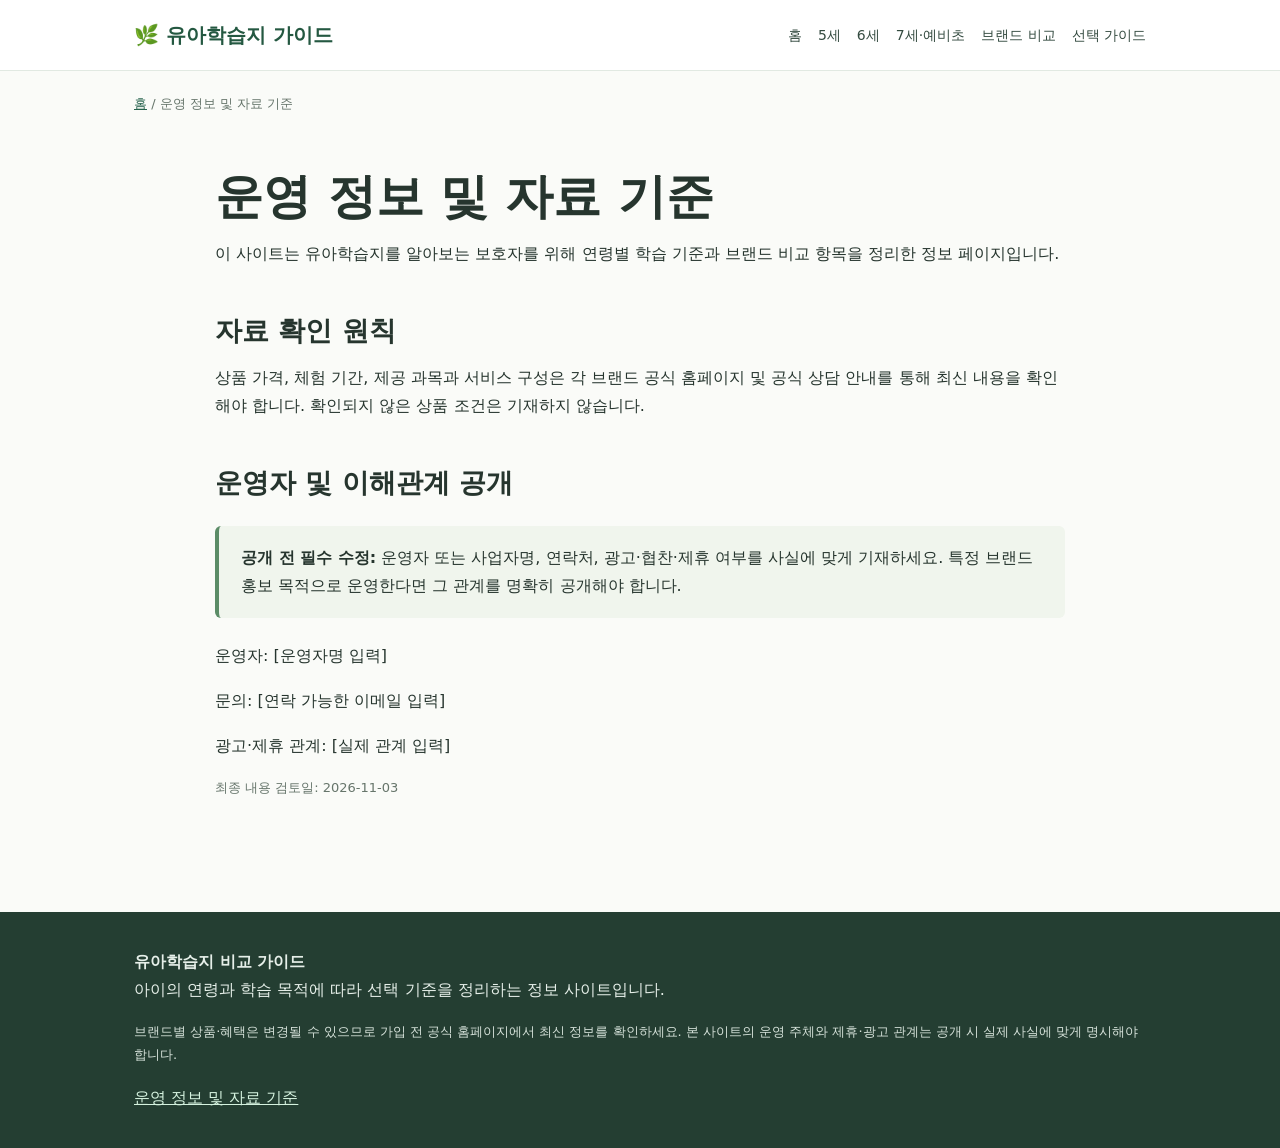
<file: about.html>
<!doctype html><html lang="ko"><head><meta charset="utf-8"><meta name="viewport" content="width=device-width, initial-scale=1"><title>운영 정보 및 자료 기준 | 유아학습지 비교 가이드</title><meta name="description" content="사이트의 정보 제공 목적, 업데이트 원칙, 광고·제휴 관계 공개에 관한 안내."><meta name="robots" content="index,follow,max-snippet:-1"><link rel="canonical" href="https://jjh950621-star.github.io/about.html"><link rel="stylesheet" href="style.css"><meta property="og:type" content="website"><meta property="og:title" content="운영 정보 및 자료 기준"><meta property="og:description" content="사이트의 정보 제공 목적, 업데이트 원칙, 광고·제휴 관계 공개에 관한 안내."><meta property="og:url" content="https://jjh950621-star.github.io/about.html"><script type="application/ld+json">{"@context":"https://schema.org","@type":"WebPage","name":"운영 정보 및 자료 기준","description":"사이트의 정보 제공 목적, 업데이트 원칙, 광고·제휴 관계 공개에 관한 안내.","inLanguage":"ko-KR","url":"https://jjh950621-star.github.io/about.html"}</script></head><body><header><div class="wrap nav"><a class="logo" href="index.html">🌿 유아학습지 가이드</a><nav class="links" aria-label="주요 메뉴"><a href="index.html">홈</a><a href="age-5.html">5세</a><a href="age-6.html">6세</a><a href="age-7.html">7세·예비초</a><a href="brands.html">브랜드 비교</a><a href="guide.html">선택 가이드</a></nav></div></header><div class="wrap crumb"><a href="index.html">홈</a> / 운영 정보 및 자료 기준</div><main class="wrap article section"><h1>운영 정보 및 자료 기준</h1><p>이 사이트는 유아학습지를 알아보는 보호자를 위해 연령별 학습 기준과 브랜드 비교 항목을 정리한 정보 페이지입니다.</p><h2>자료 확인 원칙</h2><p>상품 가격, 체험 기간, 제공 과목과 서비스 구성은 각 브랜드 공식 홈페이지 및 공식 상담 안내를 통해 최신 내용을 확인해야 합니다. 확인되지 않은 상품 조건은 기재하지 않습니다.</p><h2>운영자 및 이해관계 공개</h2><div class="notice"><strong>공개 전 필수 수정:</strong> 운영자 또는 사업자명, 연락처, 광고·협찬·제휴 여부를 사실에 맞게 기재하세요. 특정 브랜드 홍보 목적으로 운영한다면 그 관계를 명확히 공개해야 합니다.</div><p>운영자: [운영자명 입력]</p><p>문의: [연락 가능한 이메일 입력]</p><p>광고·제휴 관계: [실제 관계 입력]</p><p class="small">최종 내용 검토일: 2026-11-03</p></main><footer><div class="wrap"><strong>유아학습지 비교 가이드</strong><p>아이의 연령과 학습 목적에 따라 선택 기준을 정리하는 정보 사이트입니다.</p><p class="small" style="color:#d5e1d9">브랜드별 상품·혜택은 변경될 수 있으므로 가입 전 공식 홈페이지에서 최신 정보를 확인하세요. 본 사이트의 운영 주체와 제휴·광고 관계는 공개 시 실제 사실에 맞게 명시해야 합니다.</p><a href="about.html">운영 정보 및 자료 기준</a></div></footer></body></html>
</file>
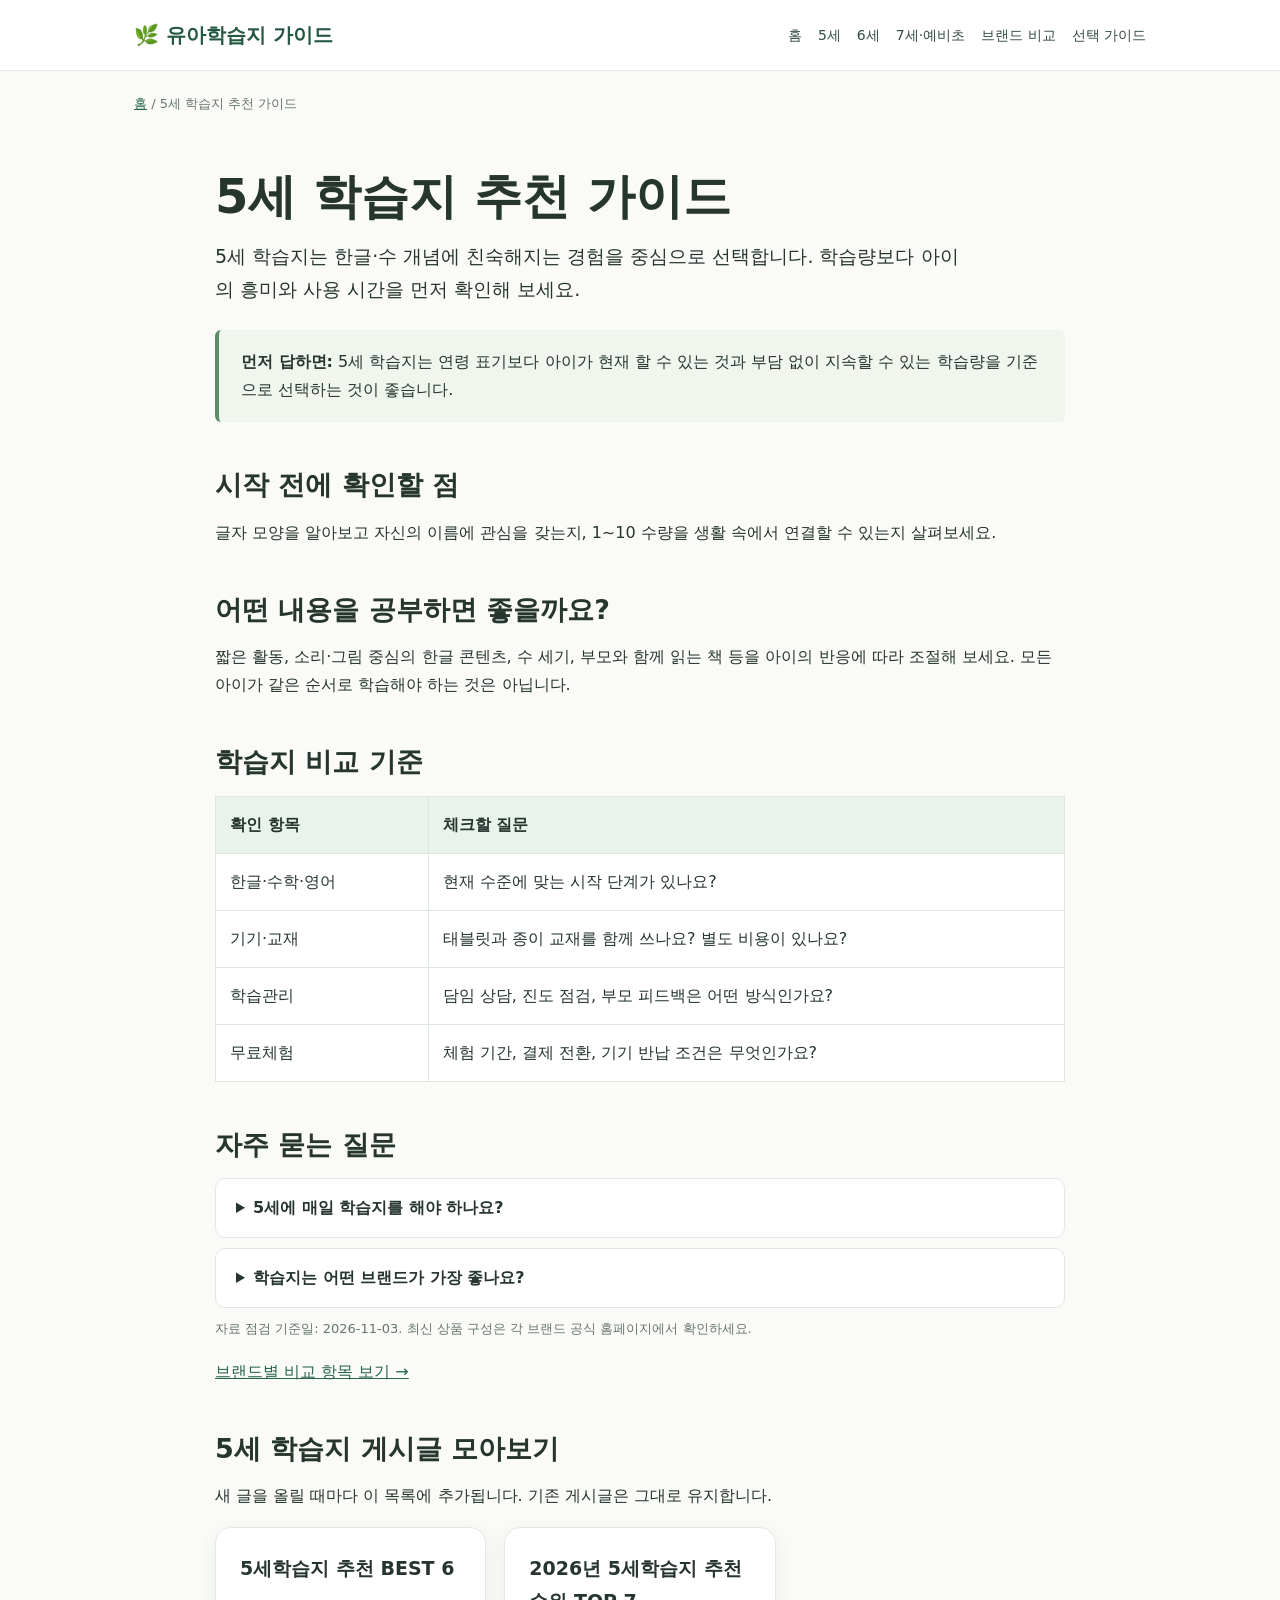
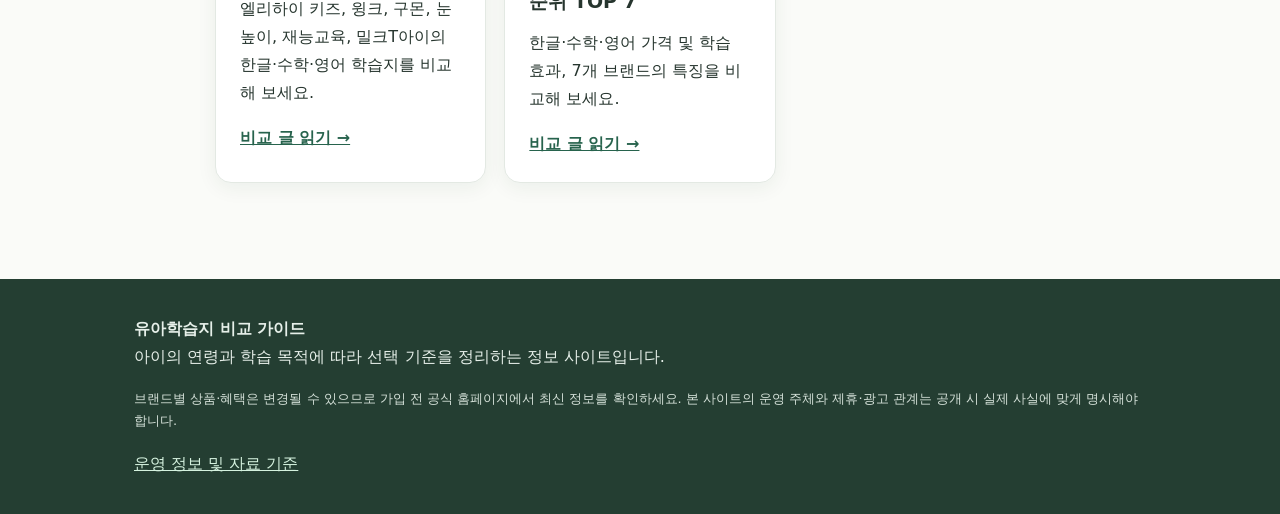
<file: age-5.html>
<!doctype html><html lang="ko"><head><meta charset="utf-8"><meta name="viewport" content="width=device-width, initial-scale=1"><title>5세 학습지 추천 가이드 | 유아학습지 비교 가이드</title><meta name="description" content="5세 학습지는 한글·수 개념에 친숙해지는 경험을 중심으로 선택합니다. 학습량보다 아이의 흥미와 사용 시간을 먼저 확인해 보세요."><meta name="robots" content="index,follow,max-snippet:-1"><link rel="canonical" href="https://jjh950621-star.github.io/age-5.html"><link rel="stylesheet" href="style.css"><meta property="og:type" content="website"><meta property="og:title" content="5세 학습지 추천 가이드"><meta property="og:description" content="5세 학습지는 한글·수 개념에 친숙해지는 경험을 중심으로 선택합니다. 학습량보다 아이의 흥미와 사용 시간을 먼저 확인해 보세요."><meta property="og:url" content="https://jjh950621-star.github.io/age-5.html"><script type="application/ld+json">{"@context": "https://schema.org", "@type": "WebPage", "name": "5세 학습지 추천 가이드", "description": "5세 학습지는 한글·수 개념에 친숙해지는 경험을 중심으로 선택합니다. 학습량보다 아이의 흥미와 사용 시간을 먼저 확인해 보세요.", "inLanguage": "ko-KR", "url": "https://jjh950621-star.github.io/age-5.html"}</script></head><body><header><div class="wrap nav"><a class="logo" href="index.html">🌿 유아학습지 가이드</a><nav class="links" aria-label="주요 메뉴"><a href="index.html">홈</a><a href="age-5.html">5세</a><a href="age-6.html">6세</a><a href="age-7.html">7세·예비초</a><a href="brands.html">브랜드 비교</a><a href="guide.html">선택 가이드</a></nav></div></header><div class="wrap crumb"><a href="index.html">홈</a> / 5세 학습지 추천 가이드</div><main class="wrap article section"><h1>5세 학습지 추천 가이드</h1><p class="lead">5세 학습지는 한글·수 개념에 친숙해지는 경험을 중심으로 선택합니다. 학습량보다 아이의 흥미와 사용 시간을 먼저 확인해 보세요.</p><div class="notice"><strong>먼저 답하면:</strong> 5세 학습지는 연령 표기보다 아이가 현재 할 수 있는 것과 부담 없이 지속할 수 있는 학습량을 기준으로 선택하는 것이 좋습니다.</div><h2>시작 전에 확인할 점</h2><p>글자 모양을 알아보고 자신의 이름에 관심을 갖는지, 1~10 수량을 생활 속에서 연결할 수 있는지 살펴보세요.</p><h2>어떤 내용을 공부하면 좋을까요?</h2><p>짧은 활동, 소리·그림 중심의 한글 콘텐츠, 수 세기, 부모와 함께 읽는 책 등을 아이의 반응에 따라 조절해 보세요. 모든 아이가 같은 순서로 학습해야 하는 것은 아닙니다.</p><h2>학습지 비교 기준</h2><div class="tablewrap"><table><tr><th>확인 항목</th><th>체크할 질문</th></tr><tr><td>한글·수학·영어</td><td>현재 수준에 맞는 시작 단계가 있나요?</td></tr><tr><td>기기·교재</td><td>태블릿과 종이 교재를 함께 쓰나요? 별도 비용이 있나요?</td></tr><tr><td>학습관리</td><td>담임 상담, 진도 점검, 부모 피드백은 어떤 방식인가요?</td></tr><tr><td>무료체험</td><td>체험 기간, 결제 전환, 기기 반납 조건은 무엇인가요?</td></tr></table></div><h2>자주 묻는 질문</h2><details><summary>5세에 매일 학습지를 해야 하나요?</summary><p>정해진 정답은 없습니다. 아이가 지치지 않는 짧은 활동부터 시작하고 독서·놀이·일상 경험을 함께 유지하세요.</p></details><details><summary>학습지는 어떤 브랜드가 가장 좋나요?</summary><p>모든 아이에게 동일하게 적합한 브랜드는 없습니다. 학습 수준, 선호하는 매체, 관리 필요도, 비용을 비교하고 무료체험을 활용해 결정하세요.</p></details><p class="small">자료 점검 기준일: 2026-11-03. 최신 상품 구성은 각 브랜드 공식 홈페이지에서 확인하세요.</p><p><a href="brands.html">브랜드별 비교 항목 보기 →</a></p><section aria-labelledby="five-posts" style="margin-top:36px"><h2 id="five-posts">5세 학습지 게시글 모아보기</h2><p>새 글을 올릴 때마다 이 목록에 추가됩니다. 기존 게시글은 그대로 유지합니다.</p><div class="grid"><article class="card"><h3>5세학습지 추천 BEST 6</h3><p>엘리하이 키즈, 윙크, 구몬, 눈높이, 재능교육, 밀크T아이의 한글·수학·영어 학습지를 비교해 보세요.</p><a href="5se-study-best6.html">비교 글 읽기 →</a></article><article class="card"><h3>2026년 5세학습지 추천 순위 TOP 7</h3><p>한글·수학·영어 가격 및 학습 효과, 7개 브랜드의 특징을 비교해 보세요.</p><a href="five-year-workbook.html">비교 글 읽기 →</a></article></div></section></main><footer><div class="wrap"><strong>유아학습지 비교 가이드</strong><p>아이의 연령과 학습 목적에 따라 선택 기준을 정리하는 정보 사이트입니다.</p><p class="small" style="color:#d5e1d9">브랜드별 상품·혜택은 변경될 수 있으므로 가입 전 공식 홈페이지에서 최신 정보를 확인하세요. 본 사이트의 운영 주체와 제휴·광고 관계는 공개 시 실제 사실에 맞게 명시해야 합니다.</p><a href="about.html">운영 정보 및 자료 기준</a></div></footer></body></html>
</file>
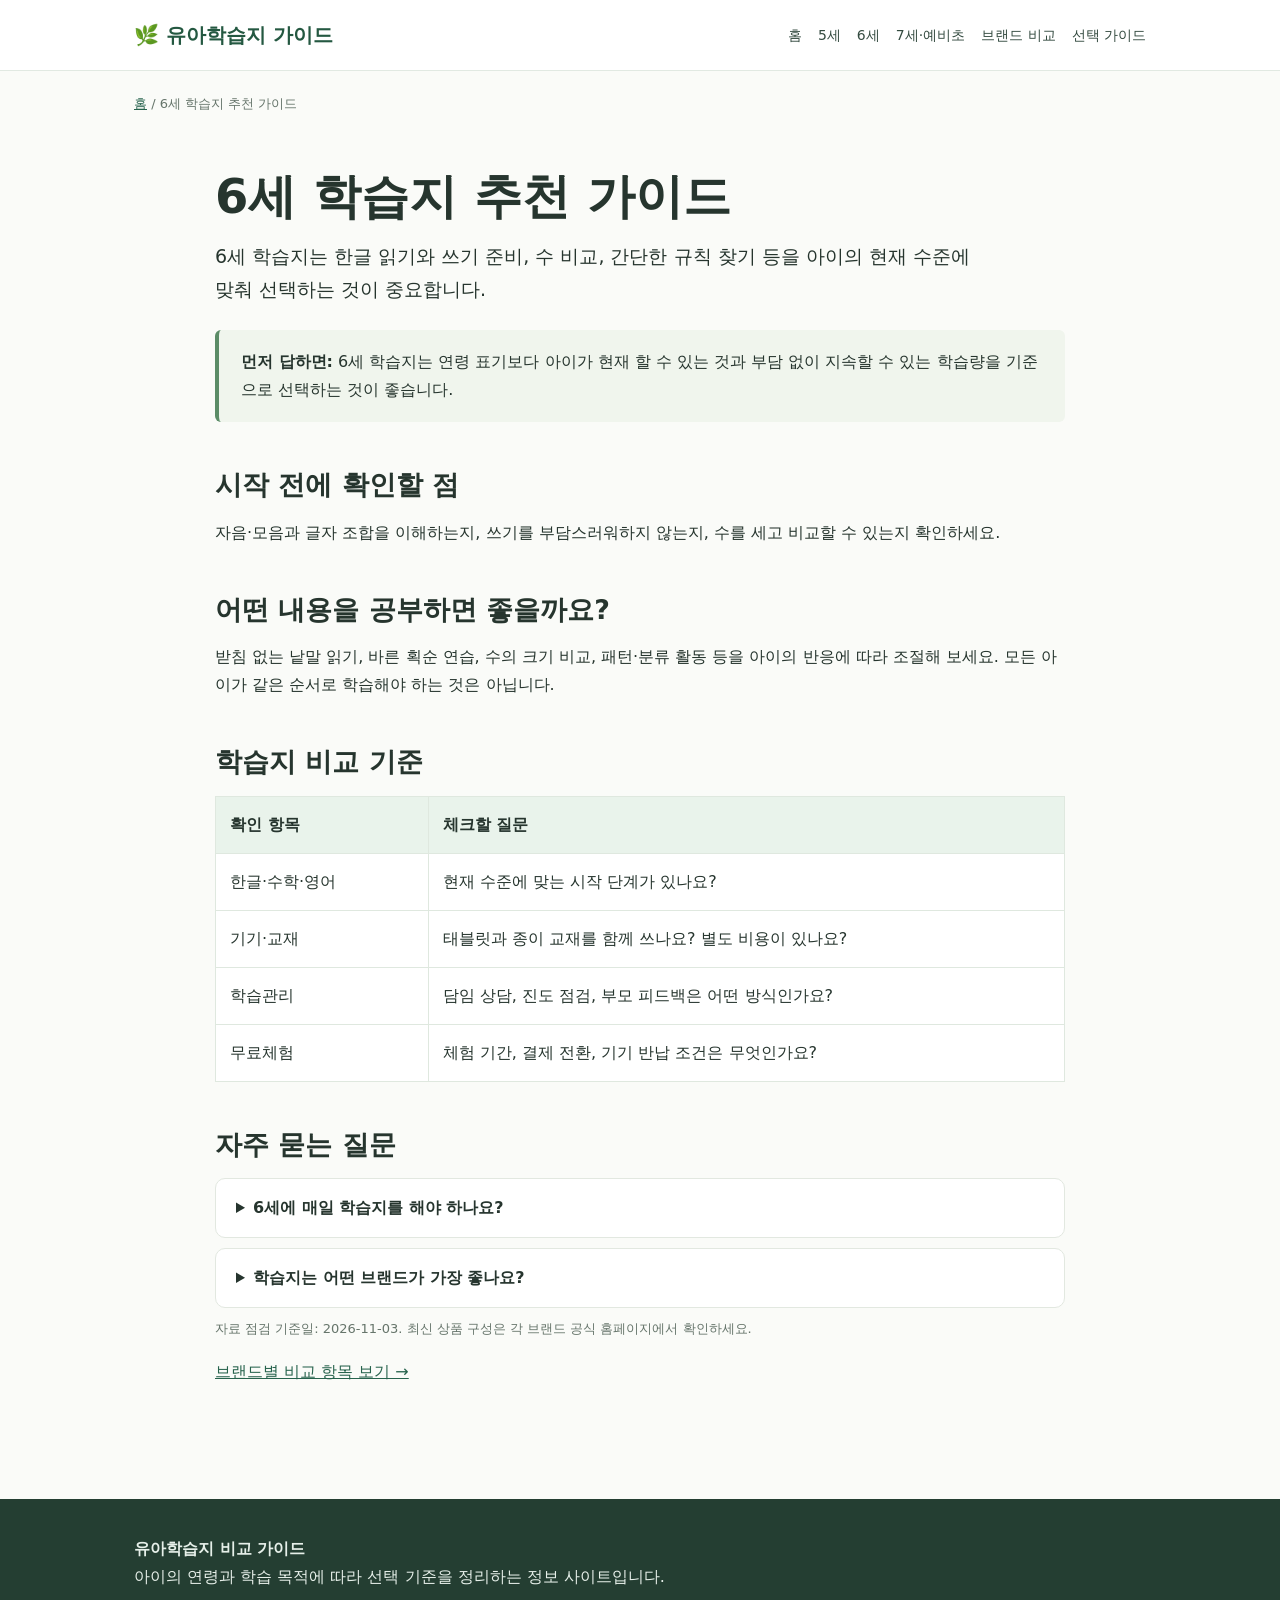
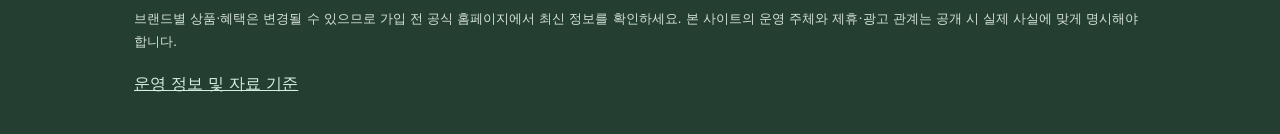
<file: age-6.html>
<!doctype html><html lang="ko"><head><meta charset="utf-8"><meta name="viewport" content="width=device-width, initial-scale=1"><title>6세 학습지 추천 가이드 | 유아학습지 비교 가이드</title><meta name="description" content="6세 학습지는 한글 읽기와 쓰기 준비, 수 비교, 간단한 규칙 찾기 등을 아이의 현재 수준에 맞춰 선택하는 것이 중요합니다."><meta name="robots" content="index,follow,max-snippet:-1"><link rel="canonical" href="https://jjh950621-star.github.io/age-6.html"><link rel="stylesheet" href="style.css"><meta property="og:type" content="website"><meta property="og:title" content="6세 학습지 추천 가이드"><meta property="og:description" content="6세 학습지는 한글 읽기와 쓰기 준비, 수 비교, 간단한 규칙 찾기 등을 아이의 현재 수준에 맞춰 선택하는 것이 중요합니다."><meta property="og:url" content="https://jjh950621-star.github.io/age-6.html"><script type="application/ld+json">{"@context":"https://schema.org","@type":"WebPage","name":"6세 학습지 추천 가이드","description":"6세 학습지는 한글 읽기와 쓰기 준비, 수 비교, 간단한 규칙 찾기 등을 아이의 현재 수준에 맞춰 선택하는 것이 중요합니다.","inLanguage":"ko-KR","url":"https://jjh950621-star.github.io/age-6.html"}</script></head><body><header><div class="wrap nav"><a class="logo" href="index.html">🌿 유아학습지 가이드</a><nav class="links" aria-label="주요 메뉴"><a href="index.html">홈</a><a href="age-5.html">5세</a><a href="age-6.html">6세</a><a href="age-7.html">7세·예비초</a><a href="brands.html">브랜드 비교</a><a href="guide.html">선택 가이드</a></nav></div></header><div class="wrap crumb"><a href="index.html">홈</a> / 6세 학습지 추천 가이드</div><main class="wrap article section"><h1>6세 학습지 추천 가이드</h1><p class="lead">6세 학습지는 한글 읽기와 쓰기 준비, 수 비교, 간단한 규칙 찾기 등을 아이의 현재 수준에 맞춰 선택하는 것이 중요합니다.</p><div class="notice"><strong>먼저 답하면:</strong> 6세 학습지는 연령 표기보다 아이가 현재 할 수 있는 것과 부담 없이 지속할 수 있는 학습량을 기준으로 선택하는 것이 좋습니다.</div><h2>시작 전에 확인할 점</h2><p>자음·모음과 글자 조합을 이해하는지, 쓰기를 부담스러워하지 않는지, 수를 세고 비교할 수 있는지 확인하세요.</p><h2>어떤 내용을 공부하면 좋을까요?</h2><p>받침 없는 낱말 읽기, 바른 획순 연습, 수의 크기 비교, 패턴·분류 활동 등을 아이의 반응에 따라 조절해 보세요. 모든 아이가 같은 순서로 학습해야 하는 것은 아닙니다.</p><h2>학습지 비교 기준</h2><div class="tablewrap"><table><tr><th>확인 항목</th><th>체크할 질문</th></tr><tr><td>한글·수학·영어</td><td>현재 수준에 맞는 시작 단계가 있나요?</td></tr><tr><td>기기·교재</td><td>태블릿과 종이 교재를 함께 쓰나요? 별도 비용이 있나요?</td></tr><tr><td>학습관리</td><td>담임 상담, 진도 점검, 부모 피드백은 어떤 방식인가요?</td></tr><tr><td>무료체험</td><td>체험 기간, 결제 전환, 기기 반납 조건은 무엇인가요?</td></tr></table></div><h2>자주 묻는 질문</h2><details><summary>6세에 매일 학습지를 해야 하나요?</summary><p>정해진 정답은 없습니다. 아이가 지치지 않는 짧은 활동부터 시작하고 독서·놀이·일상 경험을 함께 유지하세요.</p></details><details><summary>학습지는 어떤 브랜드가 가장 좋나요?</summary><p>모든 아이에게 동일하게 적합한 브랜드는 없습니다. 학습 수준, 선호하는 매체, 관리 필요도, 비용을 비교하고 무료체험을 활용해 결정하세요.</p></details><p class="small">자료 점검 기준일: 2026-11-03. 최신 상품 구성은 각 브랜드 공식 홈페이지에서 확인하세요.</p><p><a href="brands.html">브랜드별 비교 항목 보기 →</a></p></main><footer><div class="wrap"><strong>유아학습지 비교 가이드</strong><p>아이의 연령과 학습 목적에 따라 선택 기준을 정리하는 정보 사이트입니다.</p><p class="small" style="color:#d5e1d9">브랜드별 상품·혜택은 변경될 수 있으므로 가입 전 공식 홈페이지에서 최신 정보를 확인하세요. 본 사이트의 운영 주체와 제휴·광고 관계는 공개 시 실제 사실에 맞게 명시해야 합니다.</p><a href="about.html">운영 정보 및 자료 기준</a></div></footer></body></html>
</file>
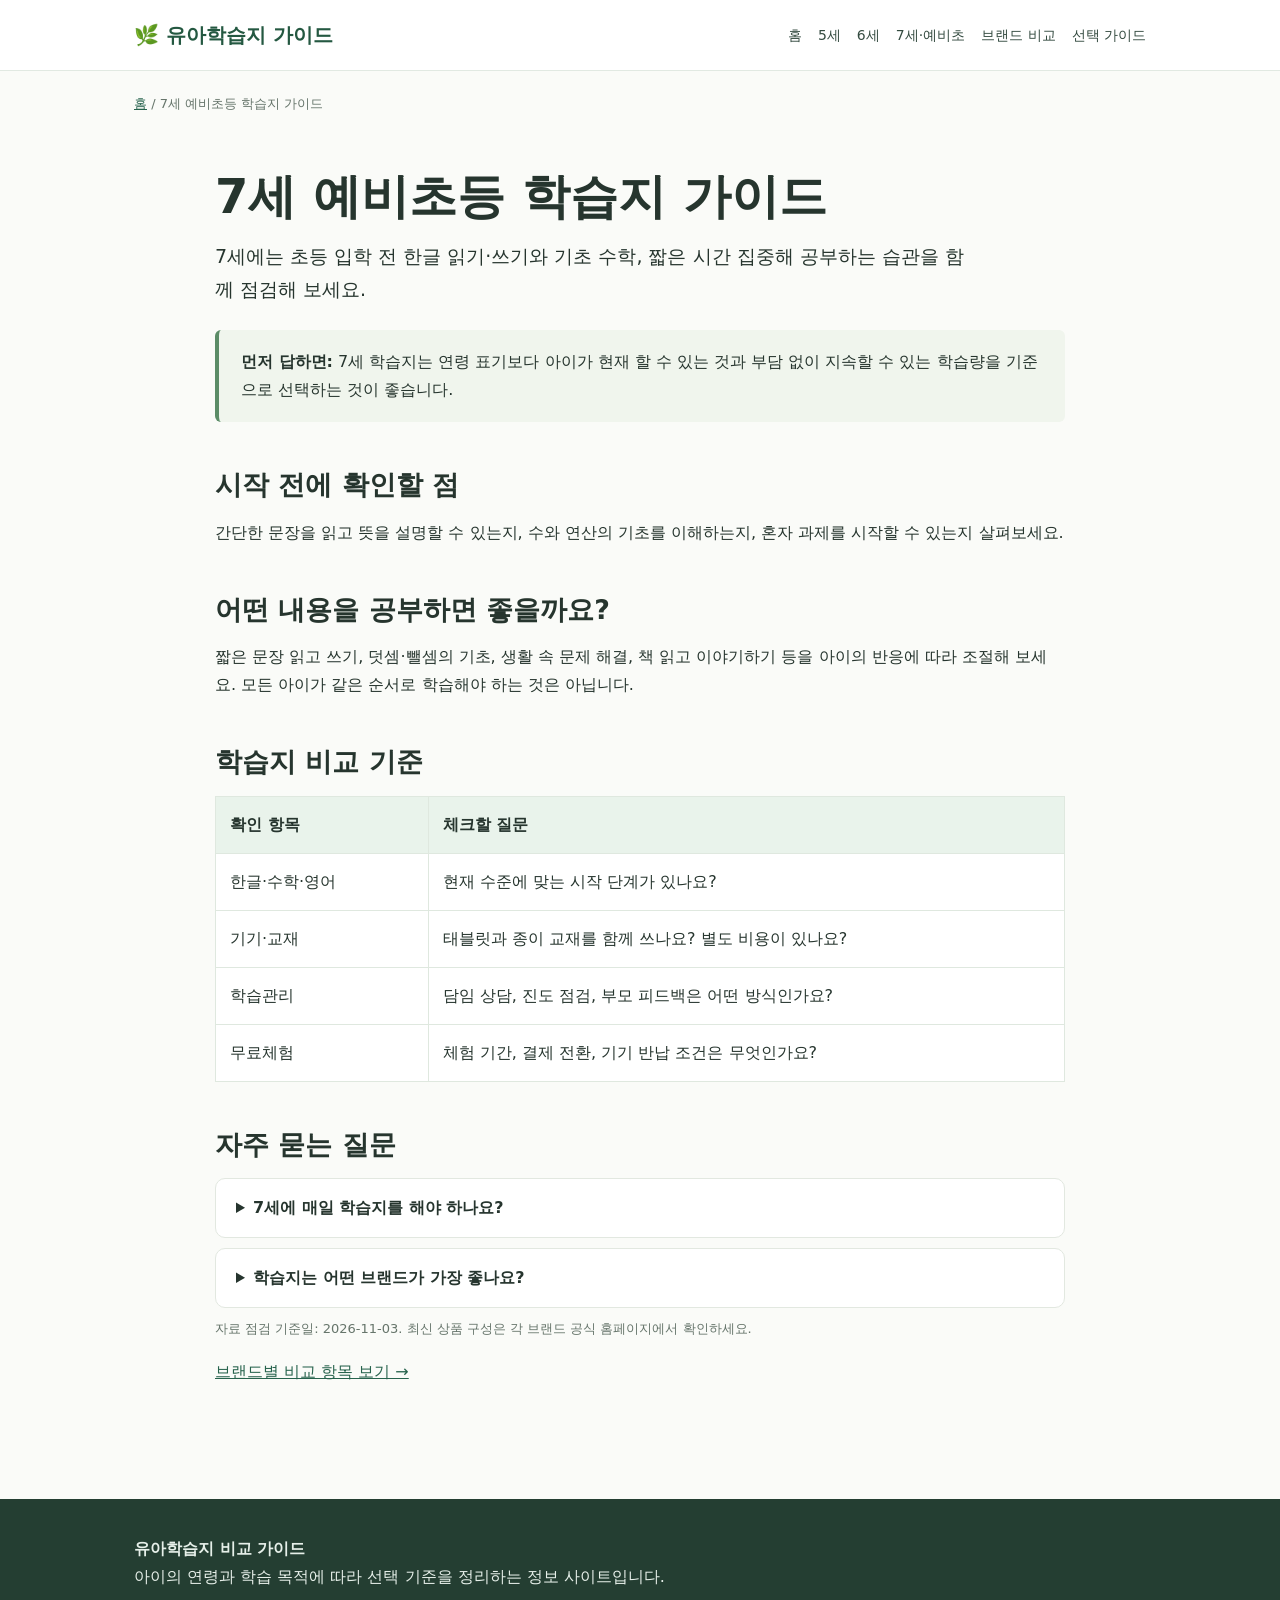
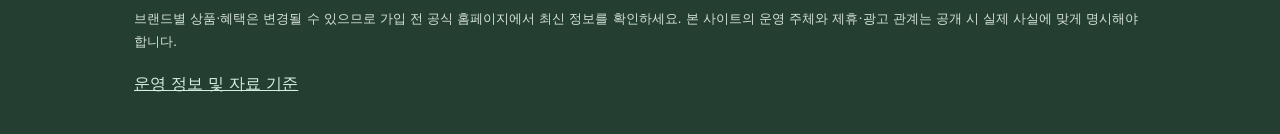
<file: age-7.html>
<!doctype html><html lang="ko"><head><meta charset="utf-8"><meta name="viewport" content="width=device-width, initial-scale=1"><title>7세 예비초등 학습지 가이드 | 유아학습지 비교 가이드</title><meta name="description" content="7세에는 초등 입학 전 한글 읽기·쓰기와 기초 수학, 짧은 시간 집중해 공부하는 습관을 함께 점검해 보세요."><meta name="robots" content="index,follow,max-snippet:-1"><link rel="canonical" href="https://jjh950621-star.github.io/age-7.html"><link rel="stylesheet" href="style.css"><meta property="og:type" content="website"><meta property="og:title" content="7세 예비초등 학습지 가이드"><meta property="og:description" content="7세에는 초등 입학 전 한글 읽기·쓰기와 기초 수학, 짧은 시간 집중해 공부하는 습관을 함께 점검해 보세요."><meta property="og:url" content="https://jjh950621-star.github.io/age-7.html"><script type="application/ld+json">{"@context":"https://schema.org","@type":"WebPage","name":"7세 예비초등 학습지 가이드","description":"7세에는 초등 입학 전 한글 읽기·쓰기와 기초 수학, 짧은 시간 집중해 공부하는 습관을 함께 점검해 보세요.","inLanguage":"ko-KR","url":"https://jjh950621-star.github.io/age-7.html"}</script></head><body><header><div class="wrap nav"><a class="logo" href="index.html">🌿 유아학습지 가이드</a><nav class="links" aria-label="주요 메뉴"><a href="index.html">홈</a><a href="age-5.html">5세</a><a href="age-6.html">6세</a><a href="age-7.html">7세·예비초</a><a href="brands.html">브랜드 비교</a><a href="guide.html">선택 가이드</a></nav></div></header><div class="wrap crumb"><a href="index.html">홈</a> / 7세 예비초등 학습지 가이드</div><main class="wrap article section"><h1>7세 예비초등 학습지 가이드</h1><p class="lead">7세에는 초등 입학 전 한글 읽기·쓰기와 기초 수학, 짧은 시간 집중해 공부하는 습관을 함께 점검해 보세요.</p><div class="notice"><strong>먼저 답하면:</strong> 7세 학습지는 연령 표기보다 아이가 현재 할 수 있는 것과 부담 없이 지속할 수 있는 학습량을 기준으로 선택하는 것이 좋습니다.</div><h2>시작 전에 확인할 점</h2><p>간단한 문장을 읽고 뜻을 설명할 수 있는지, 수와 연산의 기초를 이해하는지, 혼자 과제를 시작할 수 있는지 살펴보세요.</p><h2>어떤 내용을 공부하면 좋을까요?</h2><p>짧은 문장 읽고 쓰기, 덧셈·뺄셈의 기초, 생활 속 문제 해결, 책 읽고 이야기하기 등을 아이의 반응에 따라 조절해 보세요. 모든 아이가 같은 순서로 학습해야 하는 것은 아닙니다.</p><h2>학습지 비교 기준</h2><div class="tablewrap"><table><tr><th>확인 항목</th><th>체크할 질문</th></tr><tr><td>한글·수학·영어</td><td>현재 수준에 맞는 시작 단계가 있나요?</td></tr><tr><td>기기·교재</td><td>태블릿과 종이 교재를 함께 쓰나요? 별도 비용이 있나요?</td></tr><tr><td>학습관리</td><td>담임 상담, 진도 점검, 부모 피드백은 어떤 방식인가요?</td></tr><tr><td>무료체험</td><td>체험 기간, 결제 전환, 기기 반납 조건은 무엇인가요?</td></tr></table></div><h2>자주 묻는 질문</h2><details><summary>7세에 매일 학습지를 해야 하나요?</summary><p>정해진 정답은 없습니다. 아이가 지치지 않는 짧은 활동부터 시작하고 독서·놀이·일상 경험을 함께 유지하세요.</p></details><details><summary>학습지는 어떤 브랜드가 가장 좋나요?</summary><p>모든 아이에게 동일하게 적합한 브랜드는 없습니다. 학습 수준, 선호하는 매체, 관리 필요도, 비용을 비교하고 무료체험을 활용해 결정하세요.</p></details><p class="small">자료 점검 기준일: 2026-11-03. 최신 상품 구성은 각 브랜드 공식 홈페이지에서 확인하세요.</p><p><a href="brands.html">브랜드별 비교 항목 보기 →</a></p></main><footer><div class="wrap"><strong>유아학습지 비교 가이드</strong><p>아이의 연령과 학습 목적에 따라 선택 기준을 정리하는 정보 사이트입니다.</p><p class="small" style="color:#d5e1d9">브랜드별 상품·혜택은 변경될 수 있으므로 가입 전 공식 홈페이지에서 최신 정보를 확인하세요. 본 사이트의 운영 주체와 제휴·광고 관계는 공개 시 실제 사실에 맞게 명시해야 합니다.</p><a href="about.html">운영 정보 및 자료 기준</a></div></footer></body></html>
</file>
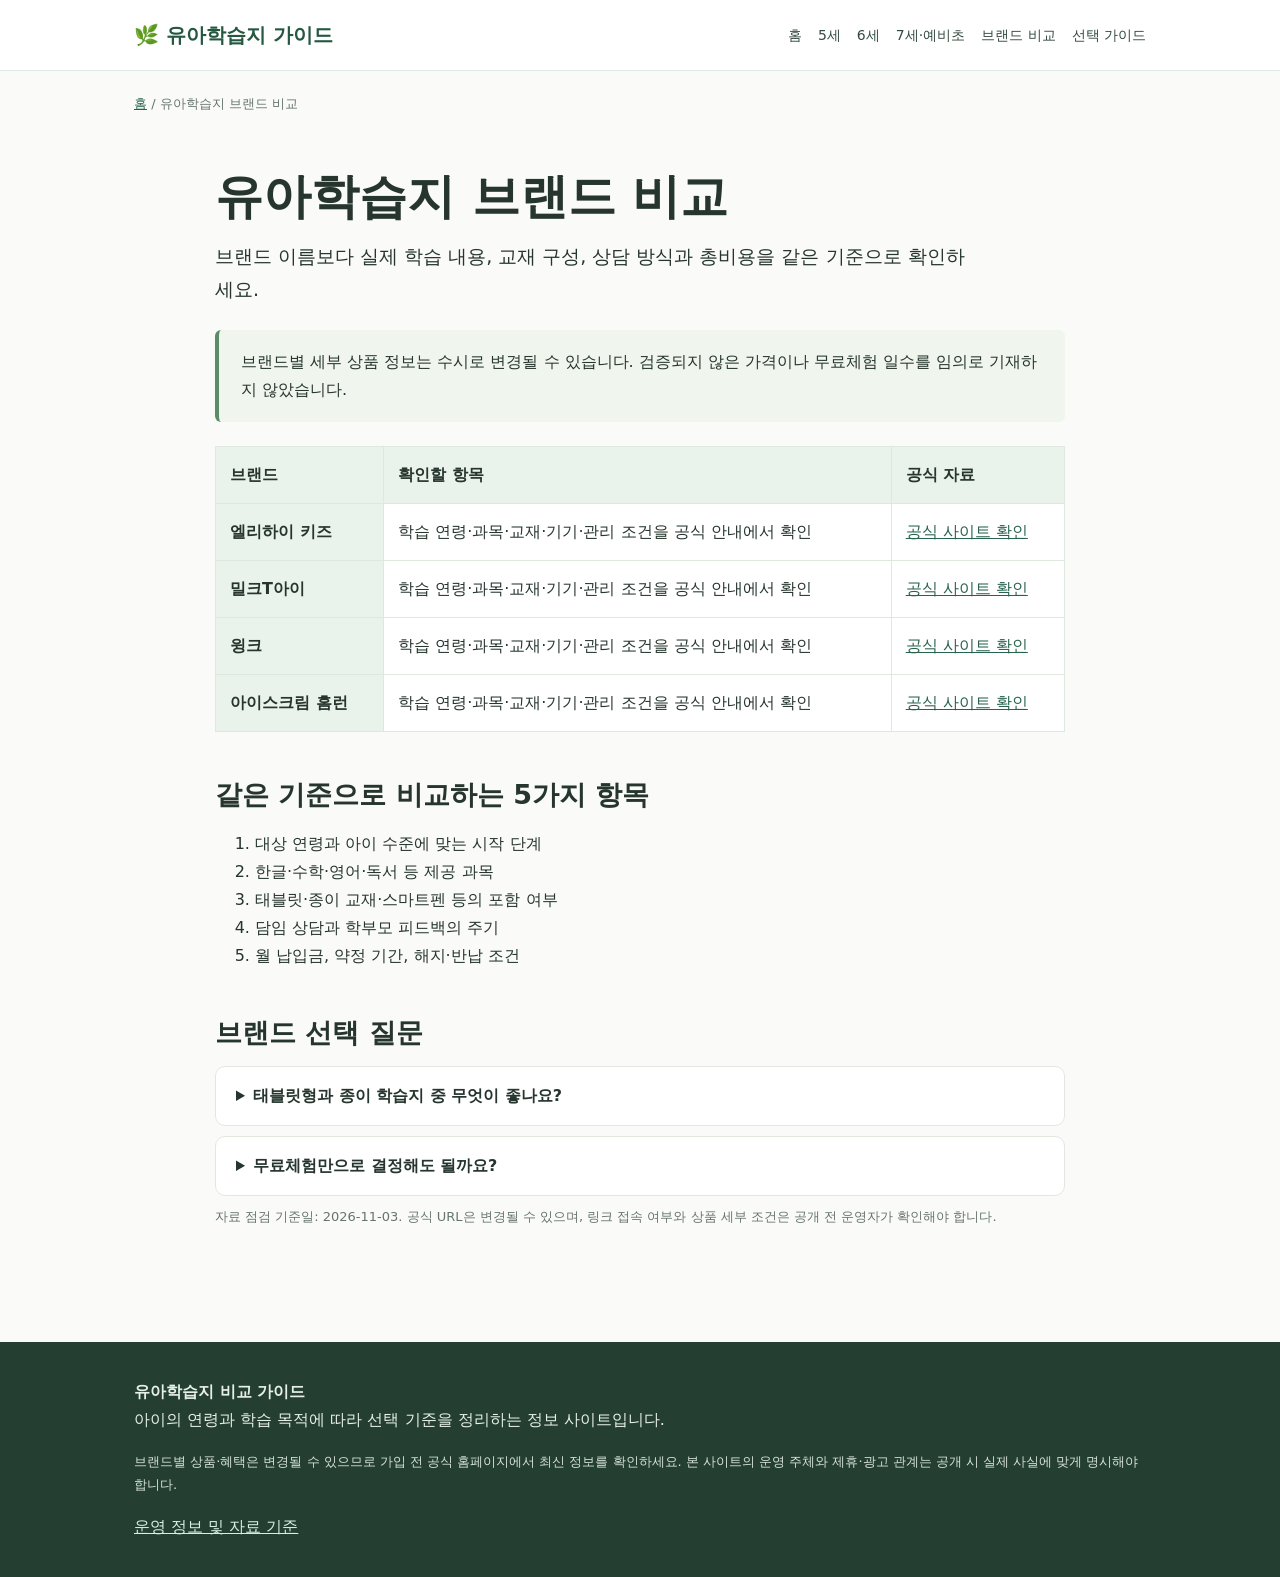
<file: brands.html>
<!doctype html><html lang="ko"><head><meta charset="utf-8"><meta name="viewport" content="width=device-width, initial-scale=1"><title>유아학습지 브랜드 비교 | 유아학습지 비교 가이드</title><meta name="description" content="엘리하이 키즈, 밀크T아이, 윙크, 아이스크림 홈런을 비교할 때 확인해야 할 항목과 공식 정보 확인 방법."><meta name="robots" content="index,follow,max-snippet:-1"><link rel="canonical" href="https://jjh950621-star.github.io/brands.html"><link rel="stylesheet" href="style.css"><meta property="og:type" content="website"><meta property="og:title" content="유아학습지 브랜드 비교"><meta property="og:description" content="엘리하이 키즈, 밀크T아이, 윙크, 아이스크림 홈런을 비교할 때 확인해야 할 항목과 공식 정보 확인 방법."><meta property="og:url" content="https://jjh950621-star.github.io/brands.html"><script type="application/ld+json">{"@context":"https://schema.org","@type":"WebPage","name":"유아학습지 브랜드 비교","description":"엘리하이 키즈, 밀크T아이, 윙크, 아이스크림 홈런을 비교할 때 확인해야 할 항목과 공식 정보 확인 방법.","inLanguage":"ko-KR","url":"https://jjh950621-star.github.io/brands.html"}</script></head><body><header><div class="wrap nav"><a class="logo" href="index.html">🌿 유아학습지 가이드</a><nav class="links" aria-label="주요 메뉴"><a href="index.html">홈</a><a href="age-5.html">5세</a><a href="age-6.html">6세</a><a href="age-7.html">7세·예비초</a><a href="brands.html">브랜드 비교</a><a href="guide.html">선택 가이드</a></nav></div></header><div class="wrap crumb"><a href="index.html">홈</a> / 유아학습지 브랜드 비교</div><main class="wrap article section"><h1>유아학습지 브랜드 비교</h1><p class="lead">브랜드 이름보다 실제 학습 내용, 교재 구성, 상담 방식과 총비용을 같은 기준으로 확인하세요.</p><div class="notice">브랜드별 세부 상품 정보는 수시로 변경될 수 있습니다. 검증되지 않은 가격이나 무료체험 일수를 임의로 기재하지 않았습니다.</div><div class="tablewrap"><table><tr><th>브랜드</th><th>확인할 항목</th><th>공식 자료</th></tr><tr><th>엘리하이 키즈</th><td>학습 연령·과목·교재·기기·관리 조건을 공식 안내에서 확인</td><td><a href="https://www.elihighkids.com/" rel="noopener noreferrer">공식 사이트 확인</a></td></tr><tr><th>밀크T아이</th><td>학습 연령·과목·교재·기기·관리 조건을 공식 안내에서 확인</td><td><a href="https://i.milkt.co.kr/" rel="noopener noreferrer">공식 사이트 확인</a></td></tr><tr><th>윙크</th><td>학습 연령·과목·교재·기기·관리 조건을 공식 안내에서 확인</td><td><a href="https://www.wink.co.kr/" rel="noopener noreferrer">공식 사이트 확인</a></td></tr><tr><th>아이스크림 홈런</th><td>학습 연령·과목·교재·기기·관리 조건을 공식 안내에서 확인</td><td><a href="https://www.home-learn.co.kr/" rel="noopener noreferrer">공식 사이트 확인</a></td></tr></table></div><h2>같은 기준으로 비교하는 5가지 항목</h2><ol><li>대상 연령과 아이 수준에 맞는 시작 단계</li><li>한글·수학·영어·독서 등 제공 과목</li><li>태블릿·종이 교재·스마트펜 등의 포함 여부</li><li>담임 상담과 학부모 피드백의 주기</li><li>월 납입금, 약정 기간, 해지·반납 조건</li></ol><h2>브랜드 선택 질문</h2><details><summary>태블릿형과 종이 학습지 중 무엇이 좋나요?</summary><p>아이가 선호하는 학습 매체와 보호자가 함께할 수 있는 시간을 고려하세요. 체험 시 집중도와 피로도도 확인하는 것이 좋습니다.</p></details><details><summary>무료체험만으로 결정해도 될까요?</summary><p>학습 내용 외에도 상담 경험, 교재 사용 편의성, 결제 및 해지 조건을 함께 확인하세요.</p></details><p class="small">자료 점검 기준일: 2026-11-03. 공식 URL은 변경될 수 있으며, 링크 접속 여부와 상품 세부 조건은 공개 전 운영자가 확인해야 합니다.</p></main><footer><div class="wrap"><strong>유아학습지 비교 가이드</strong><p>아이의 연령과 학습 목적에 따라 선택 기준을 정리하는 정보 사이트입니다.</p><p class="small" style="color:#d5e1d9">브랜드별 상품·혜택은 변경될 수 있으므로 가입 전 공식 홈페이지에서 최신 정보를 확인하세요. 본 사이트의 운영 주체와 제휴·광고 관계는 공개 시 실제 사실에 맞게 명시해야 합니다.</p><a href="about.html">운영 정보 및 자료 기준</a></div></footer></body></html>
</file>
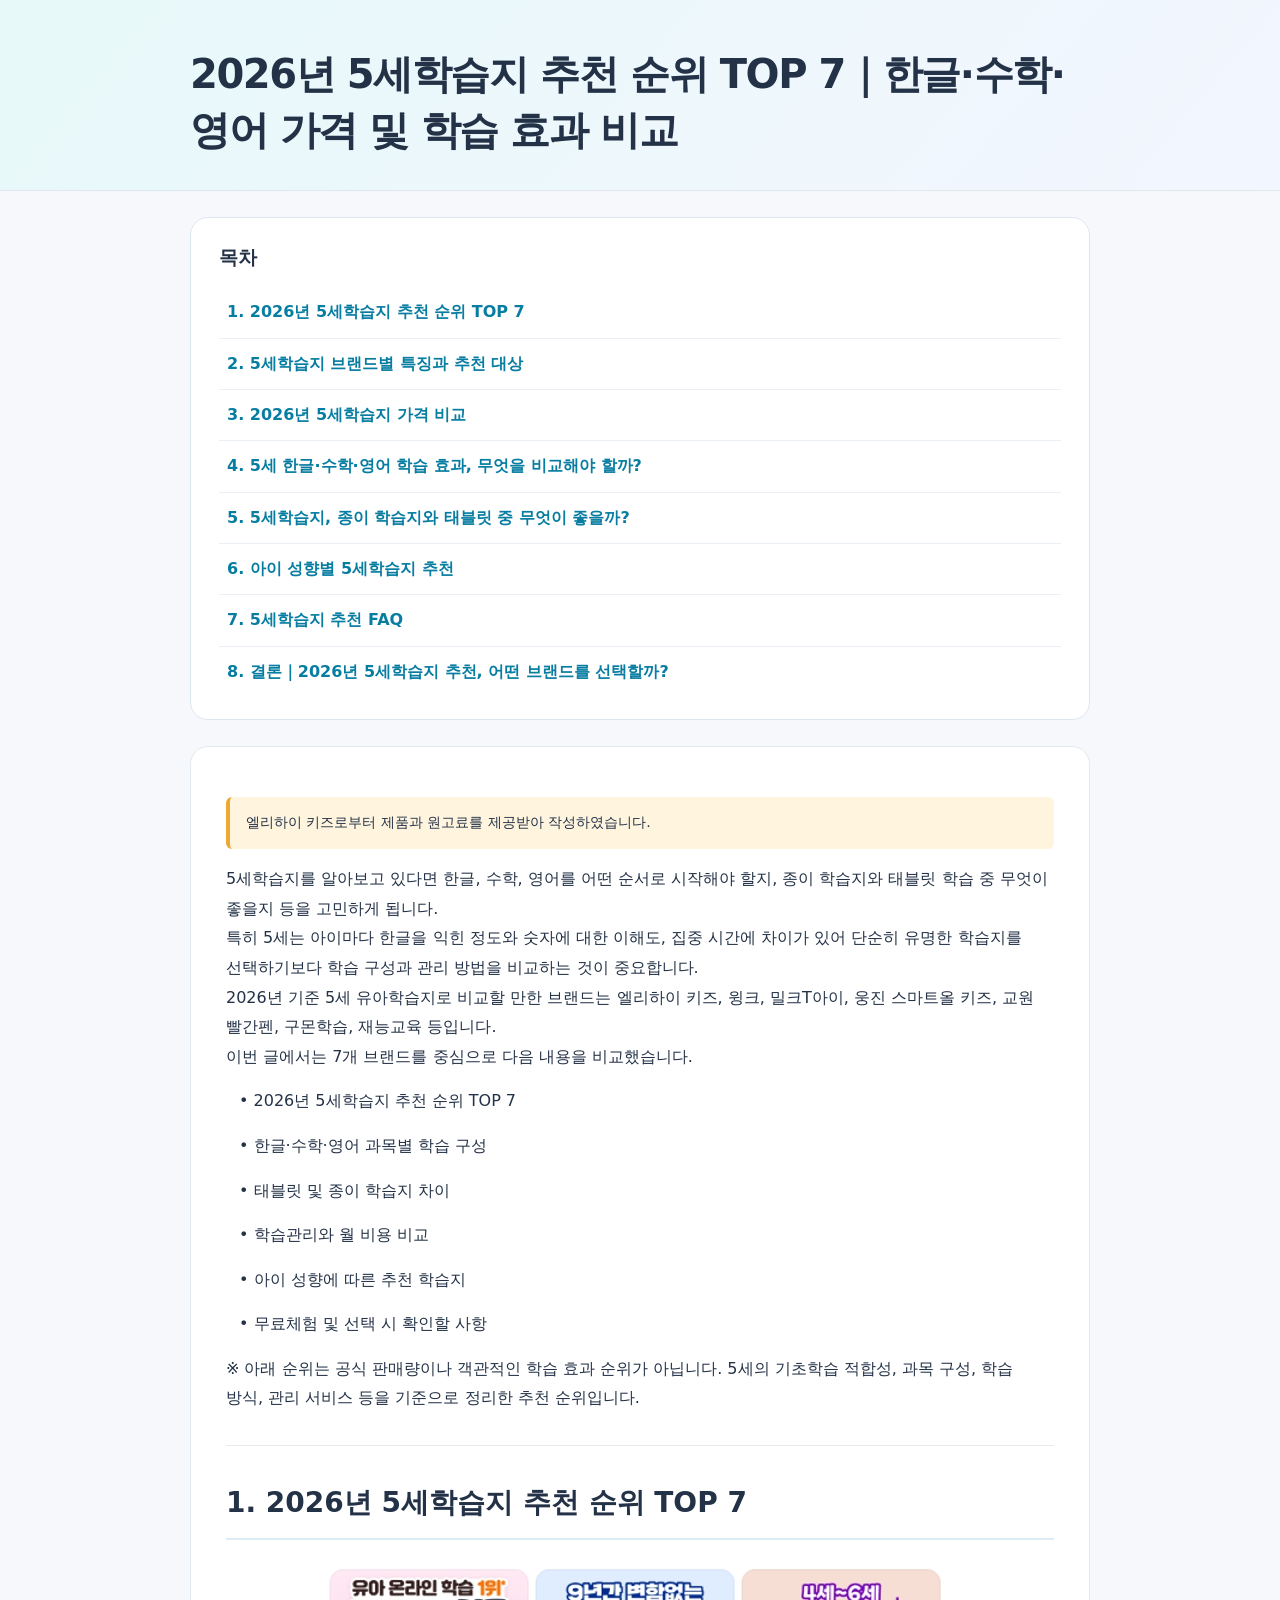
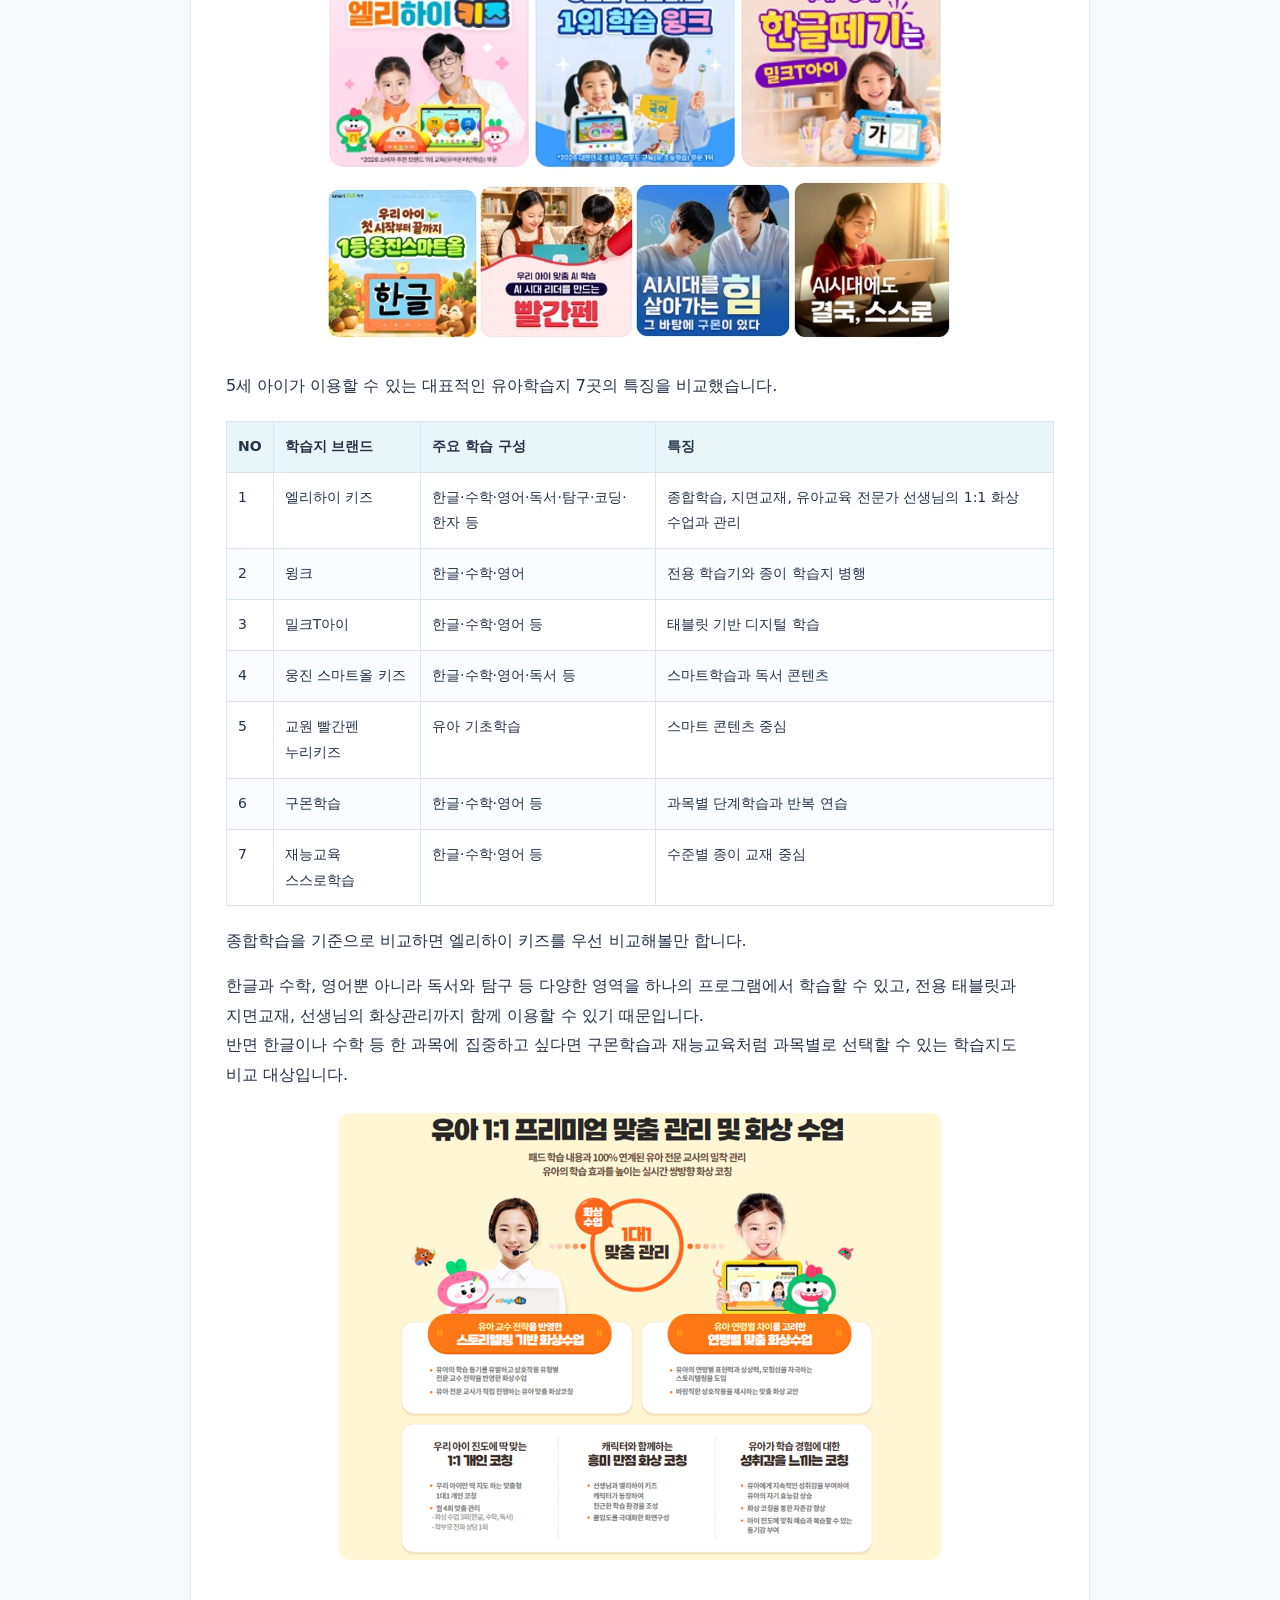
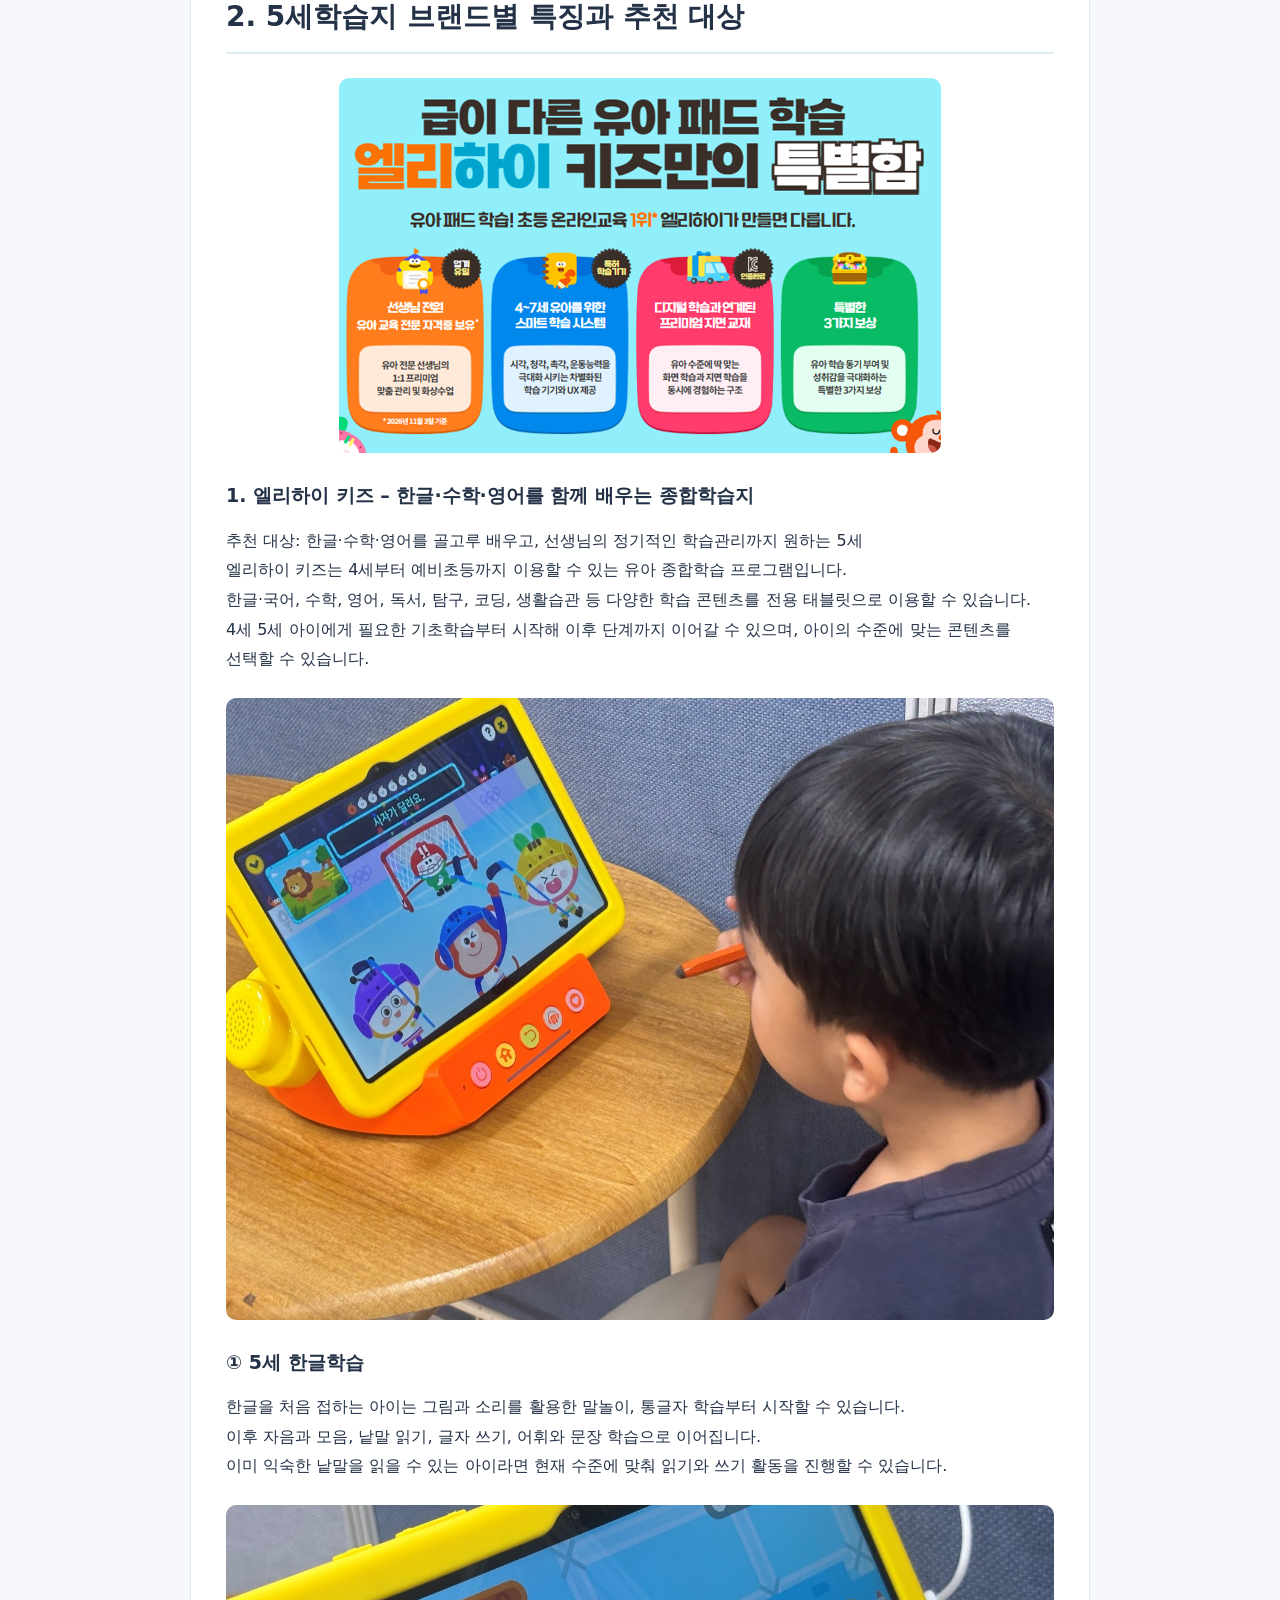
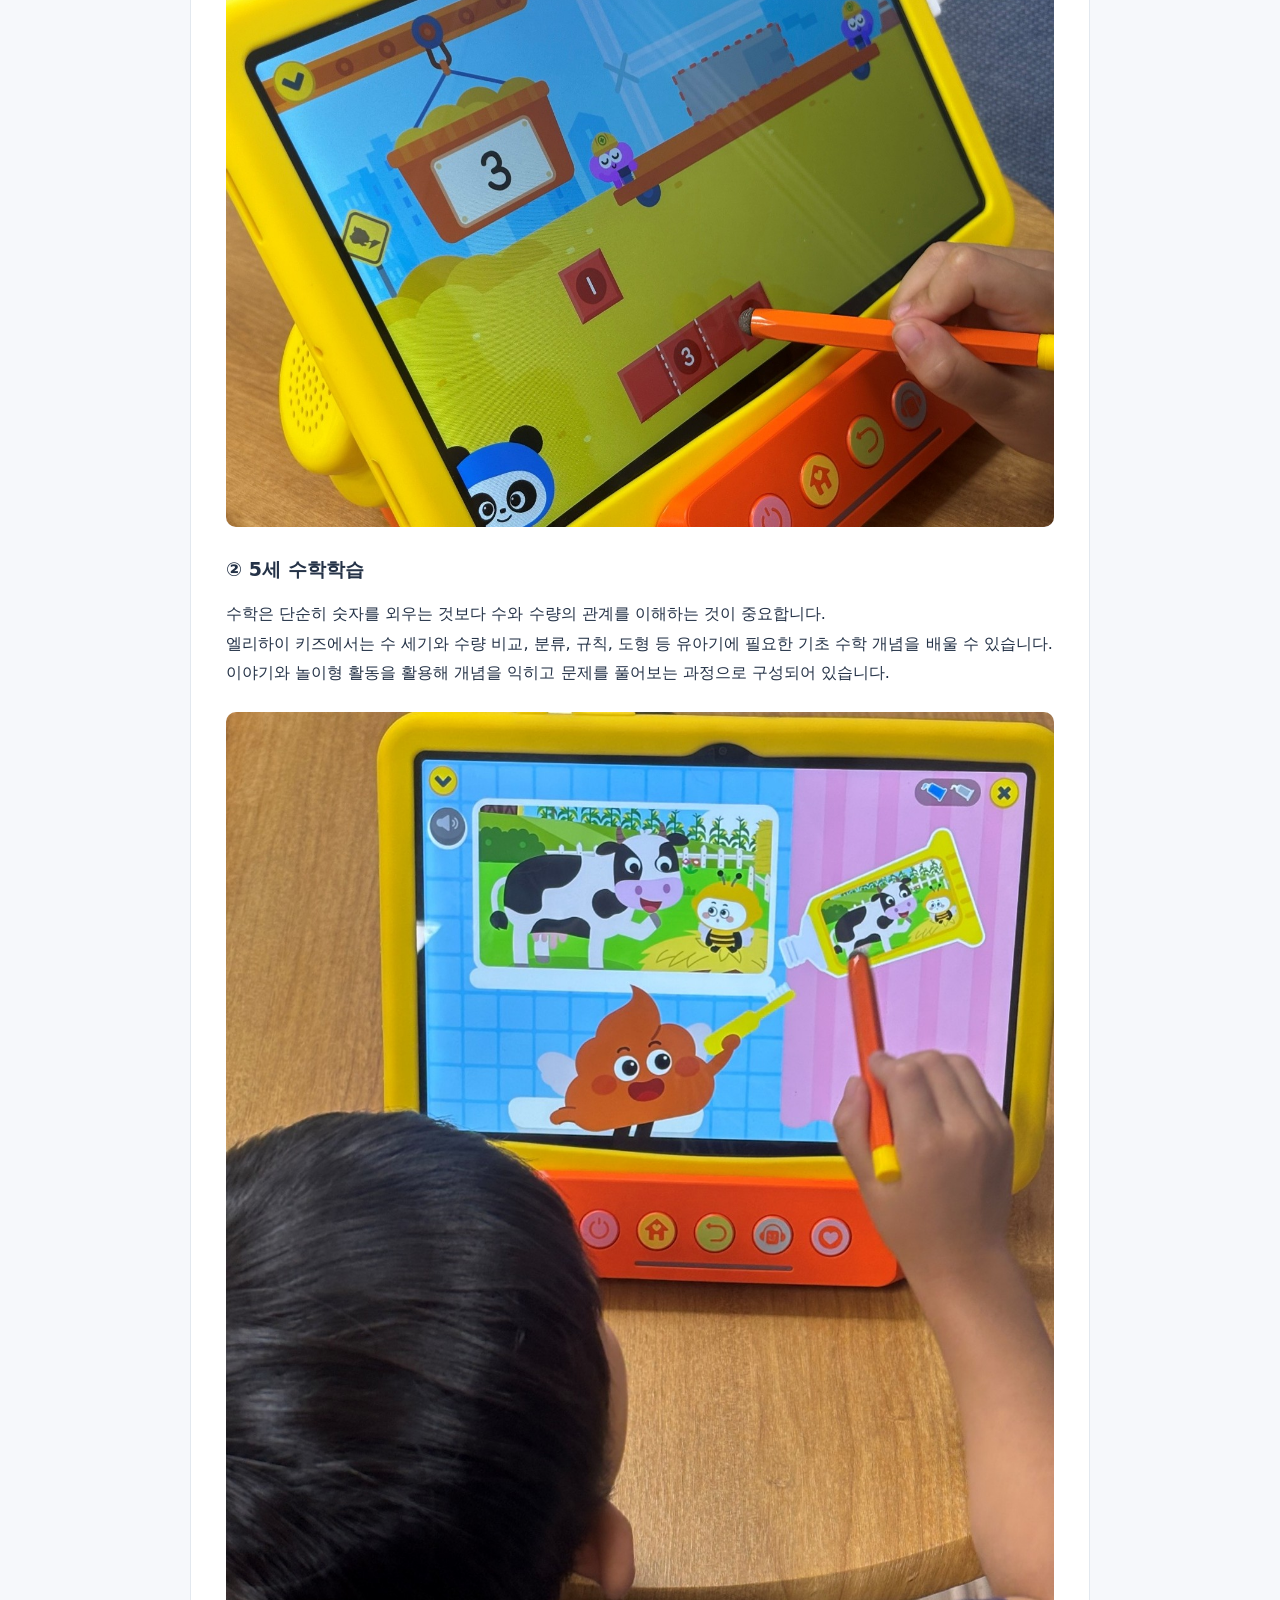
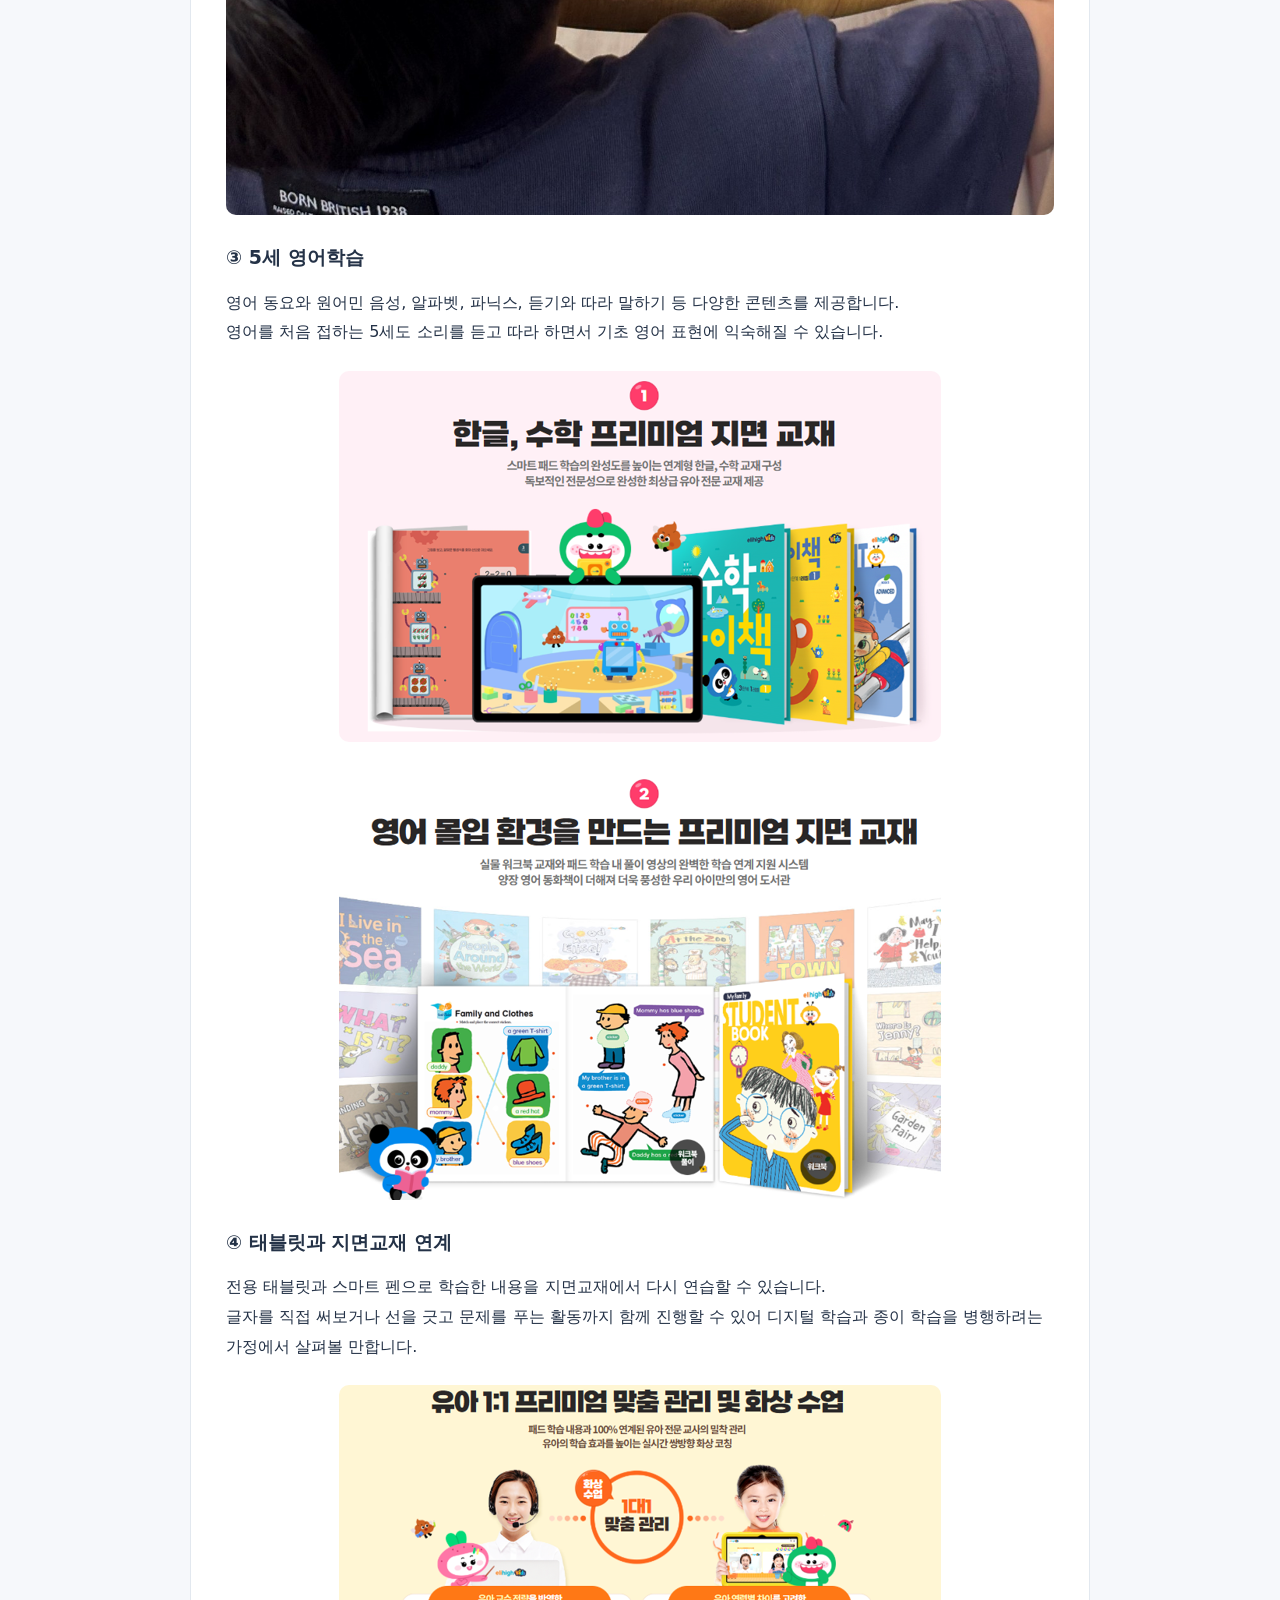
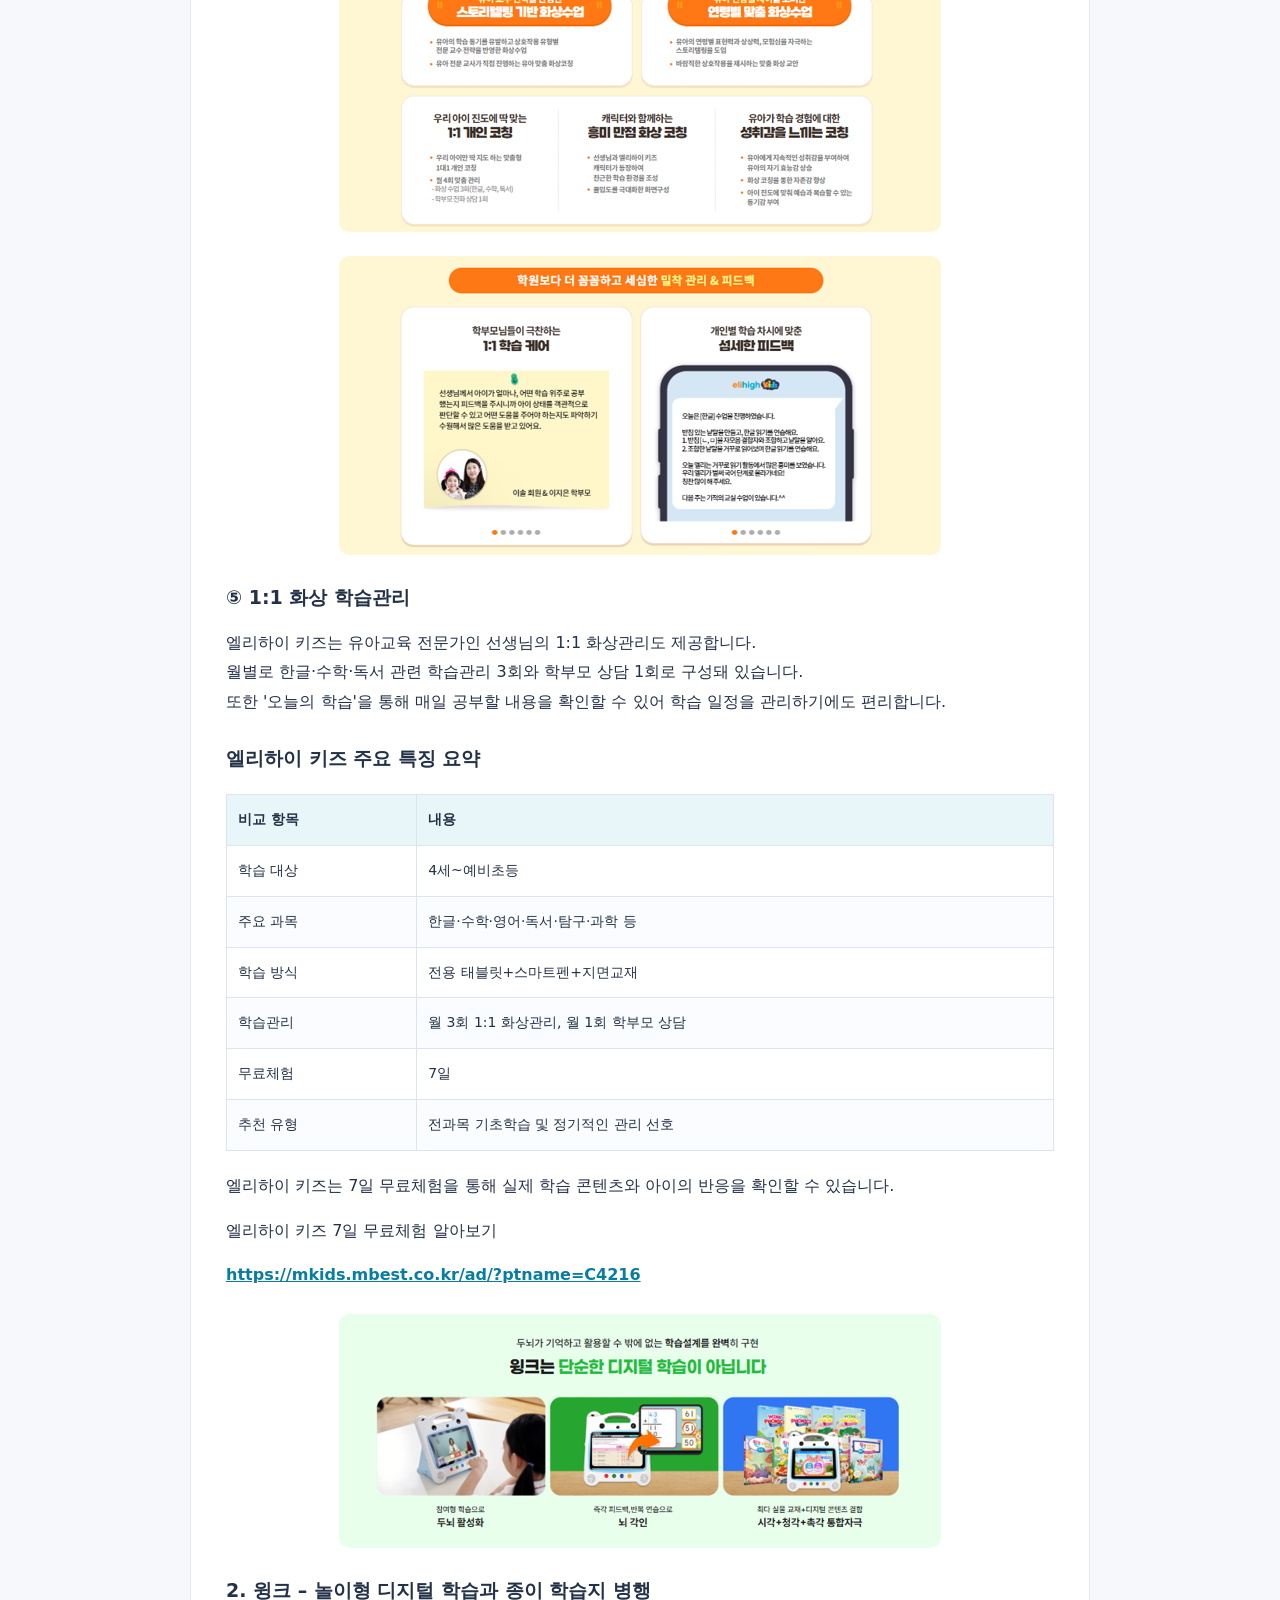
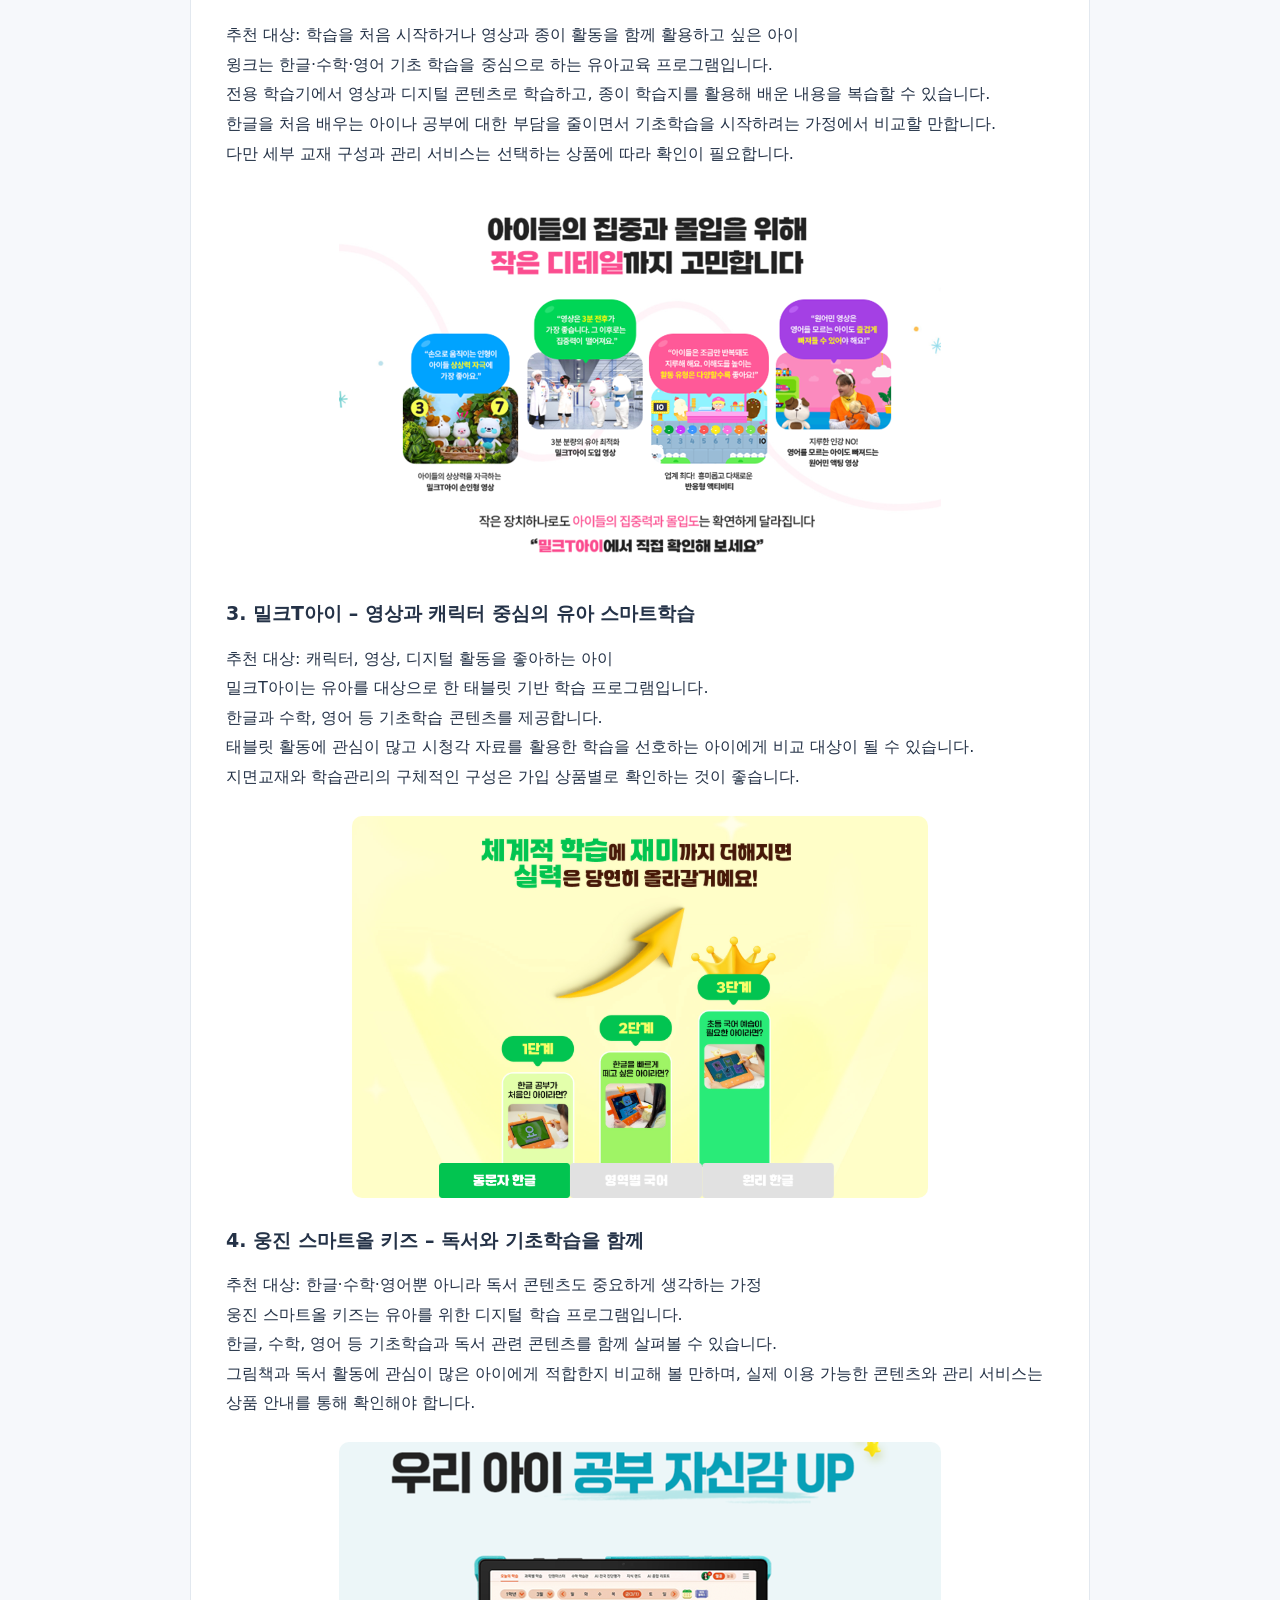
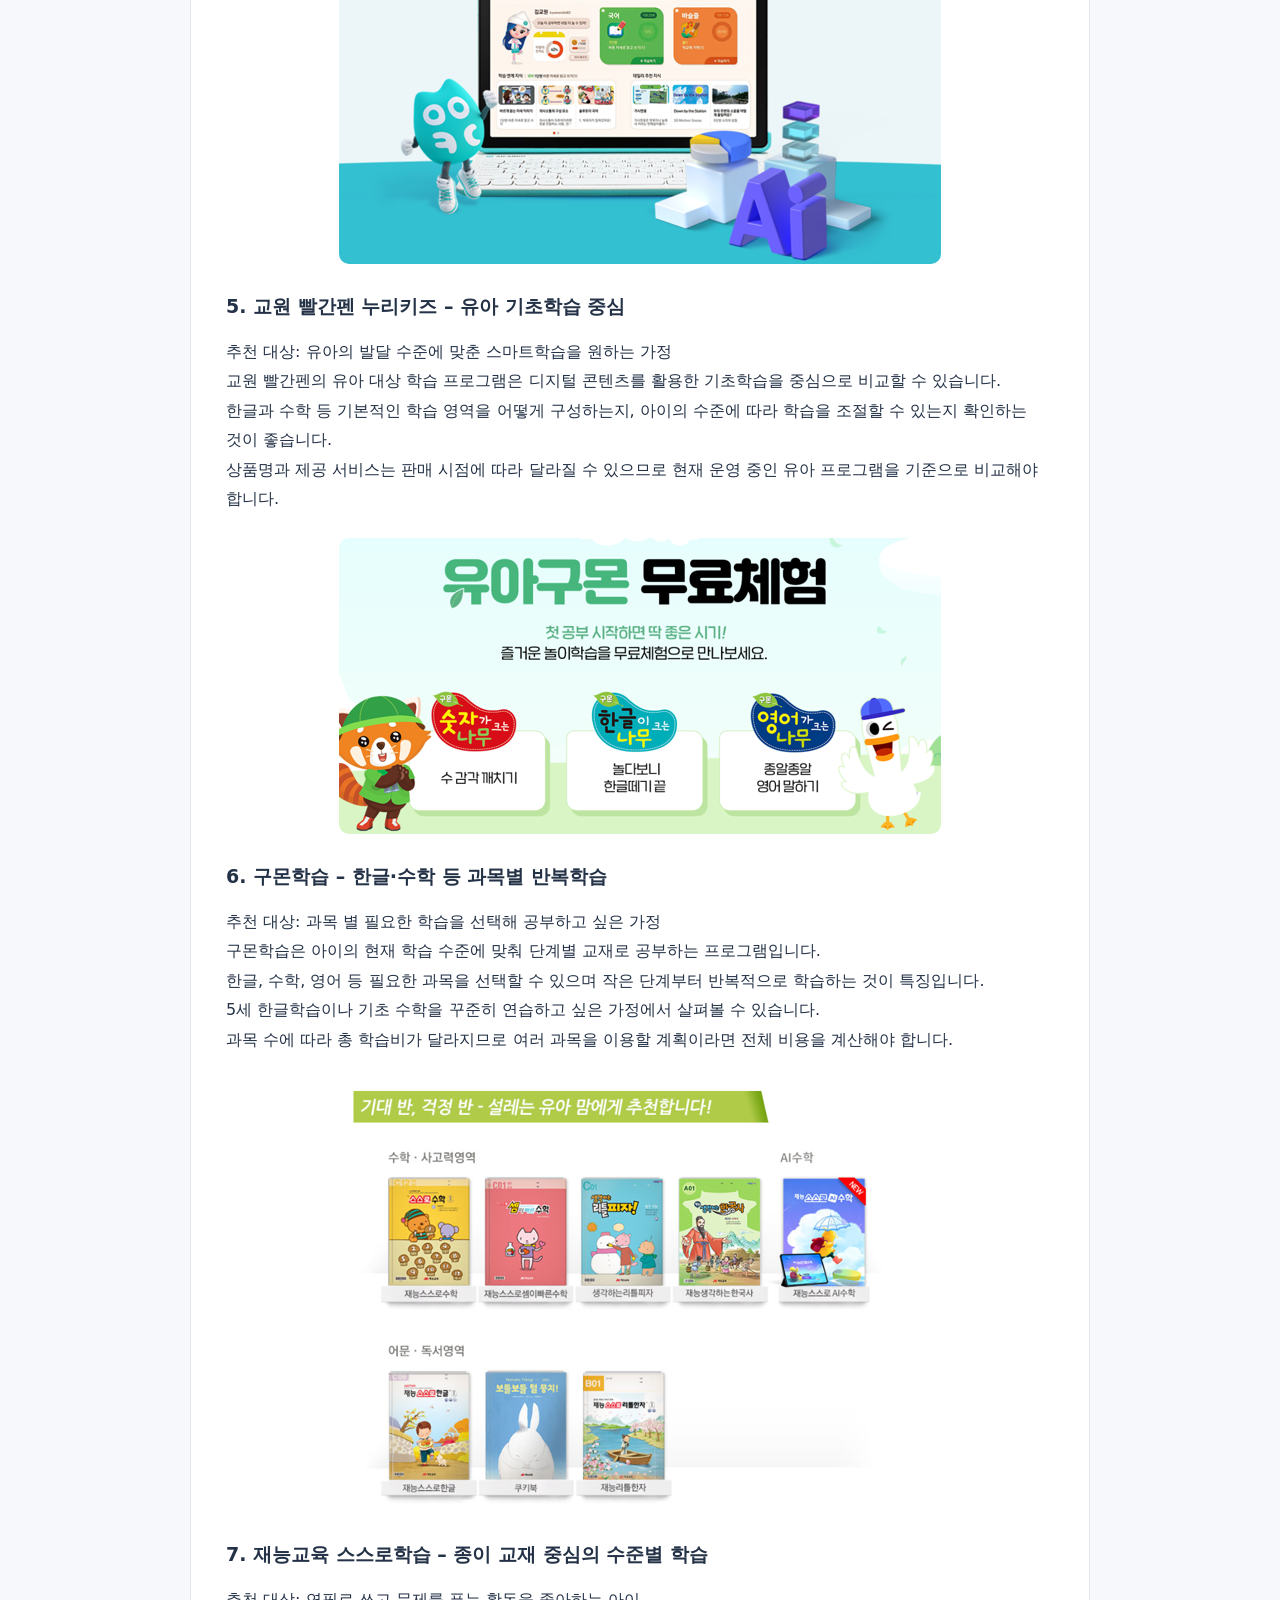
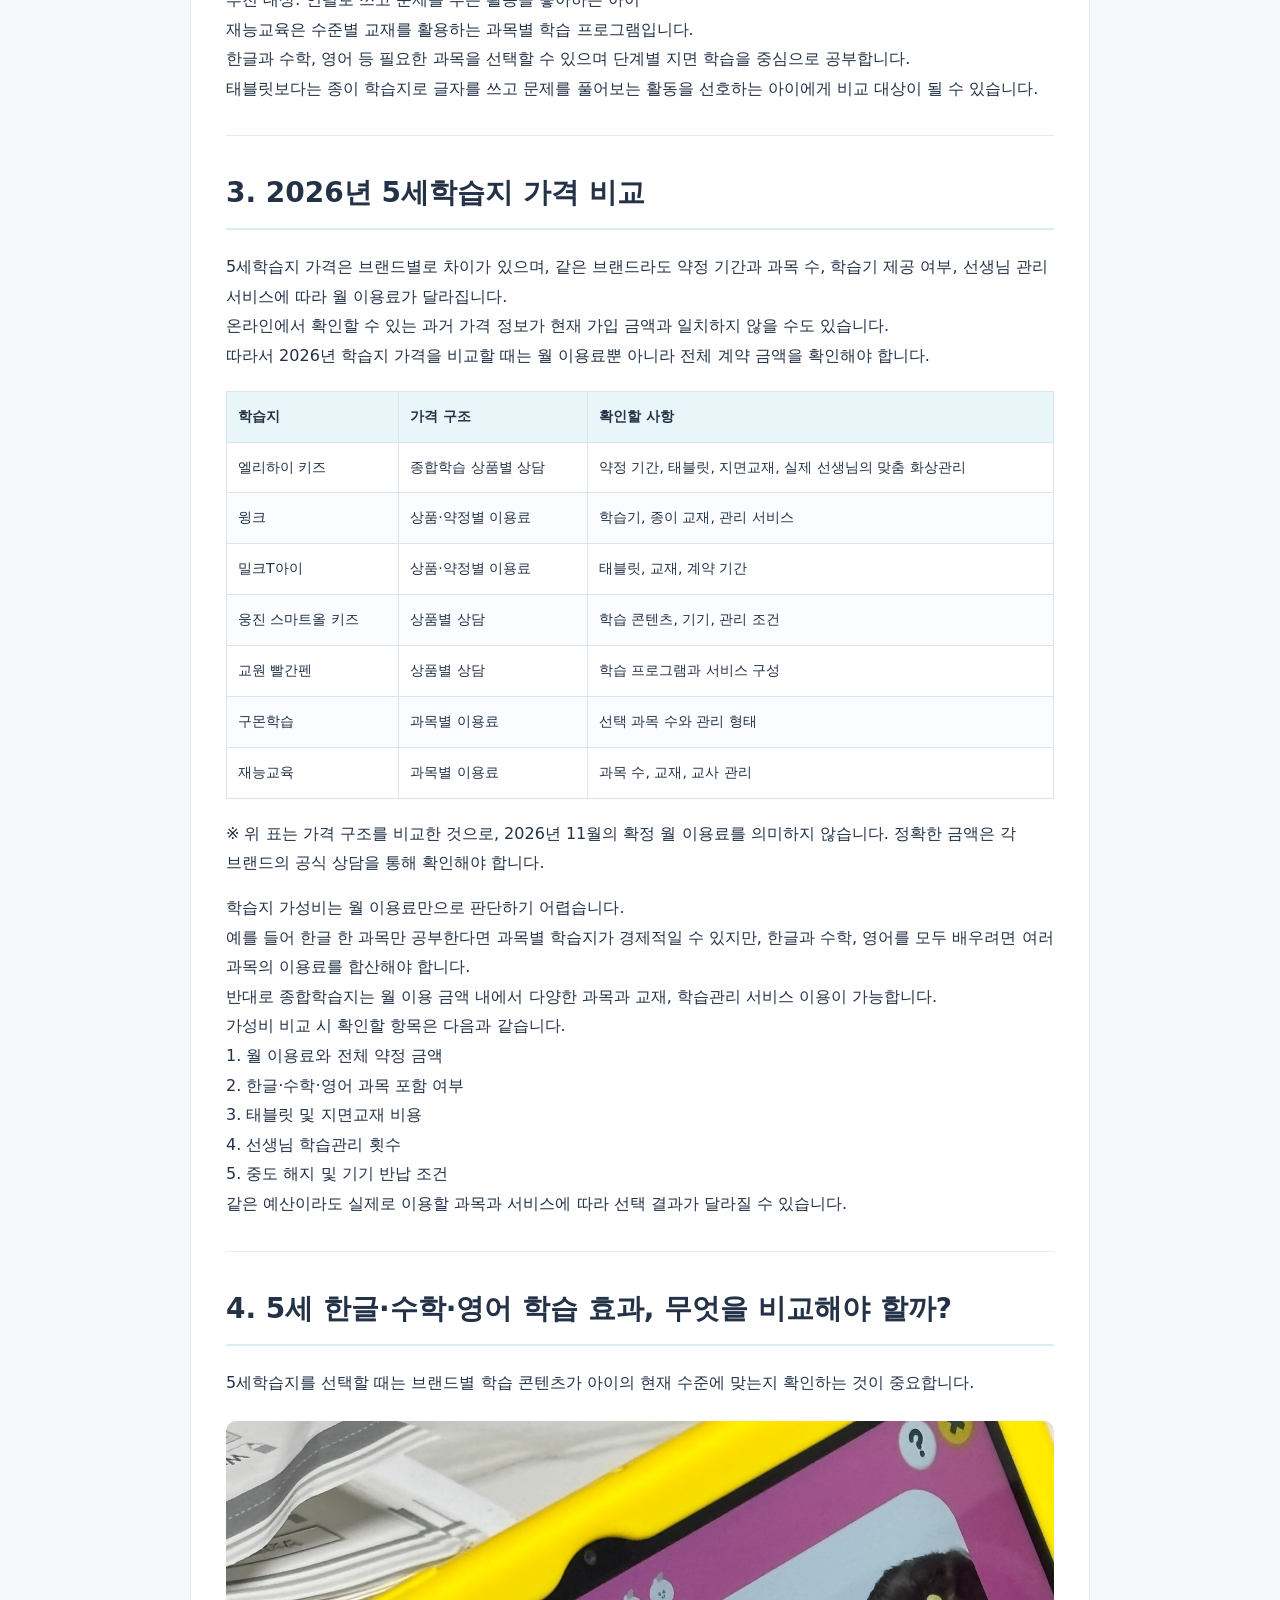
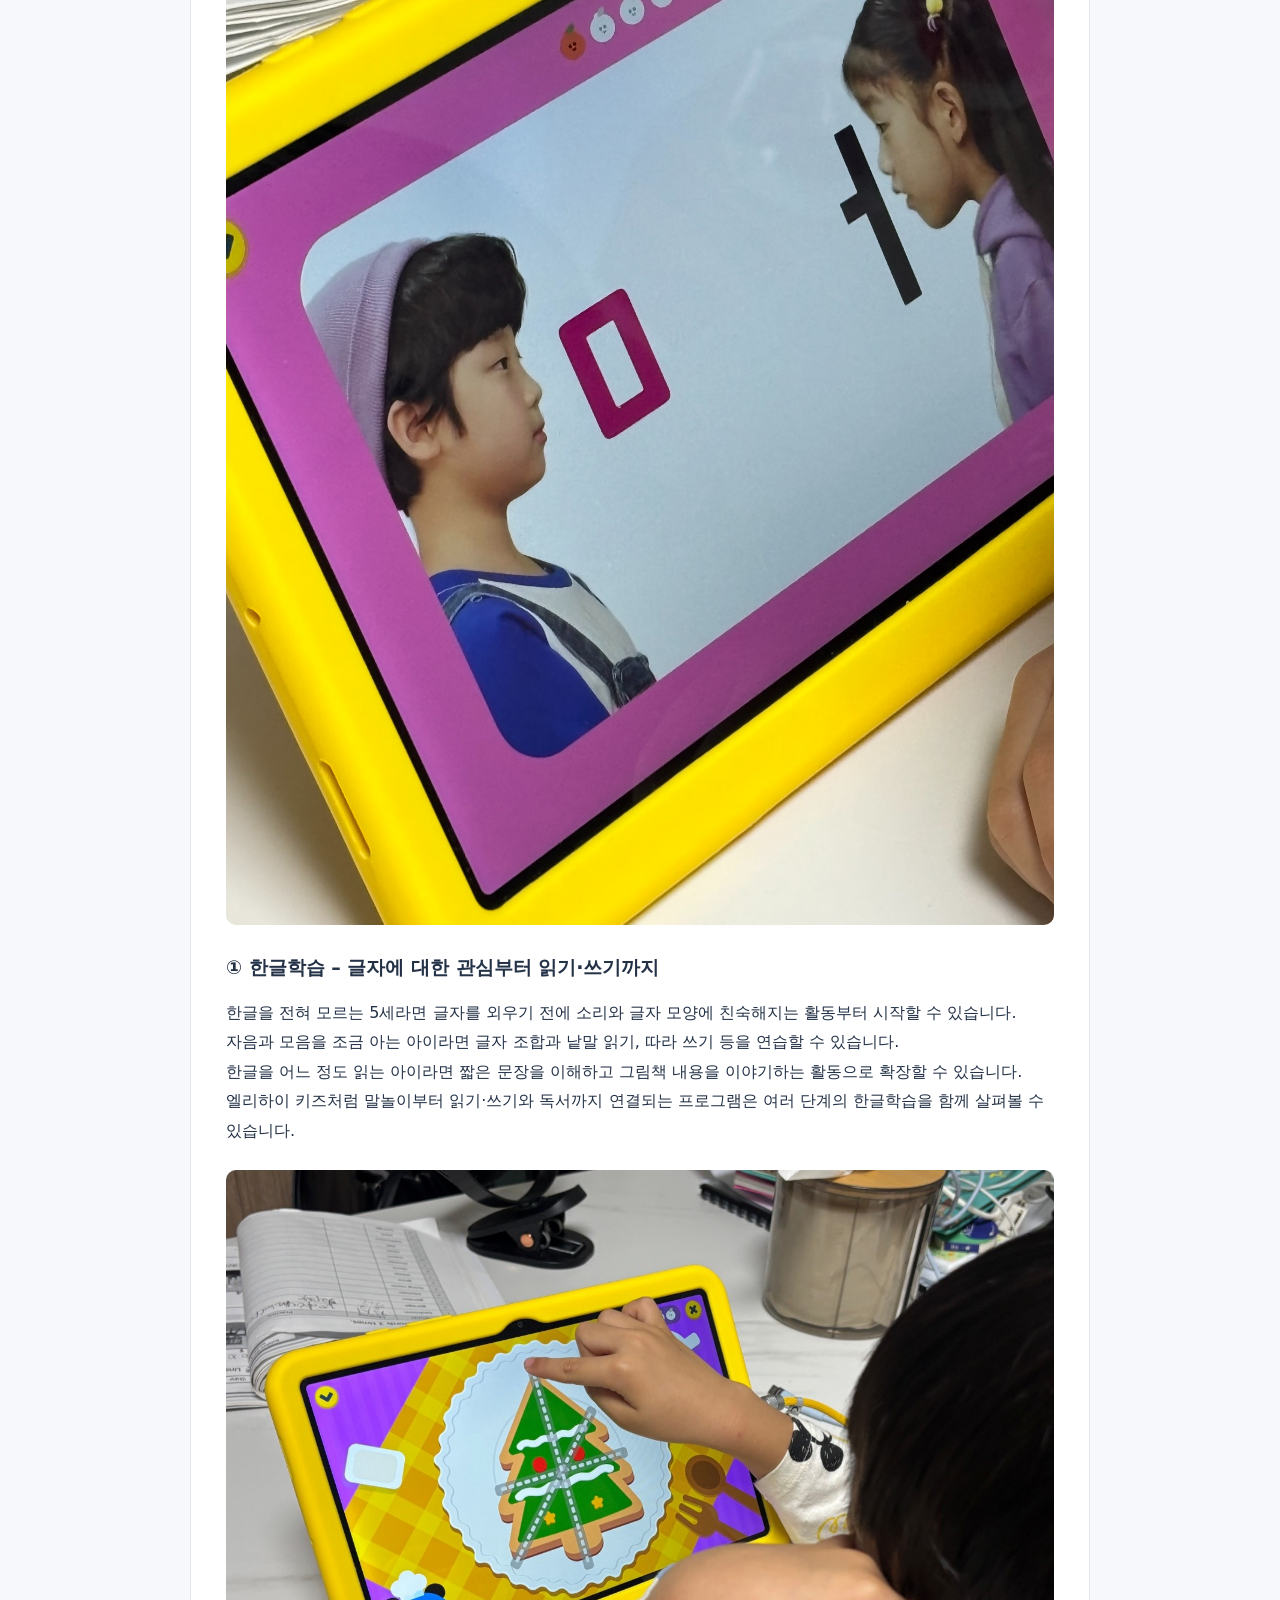
<file: five-year-workbook.html>
<!doctype html><html lang="ko"><head><meta charset="utf-8"><meta name="viewport" content="width=device-width,initial-scale=1"><title>2026년 5세학습지 추천 순위 TOP 7｜한글·수학·영어 가격 및 학습 효과 비교</title><meta name="description" content="2026년 5세학습지 추천 순위 TOP 7, 한글·수학·영어 가격 구조 및 학습 효과 비교. 브랜드별 특징과 학습관리, 무료체험을 알아봅니다."><meta name="robots" content="index,follow"><link rel="canonical" href="https://jjh950621-star.github.io/five-year-workbook.html"><meta property="og:type" content="article"><meta property="og:title" content="2026년 5세학습지 추천 순위 TOP 7｜한글·수학·영어 가격 및 학습 효과 비교"><meta property="og:image" content="https://jjh950621-star.github.io/images/photo-01.jpg"><style>*{box-sizing:border-box}html{scroll-behavior:smooth}body{margin:0;background:#f6f8fb;color:#243247;font-family:system-ui,-apple-system,"Malgun Gothic","Noto Sans KR",sans-serif;line-height:1.85;word-break:keep-all}a{color:#087da2;overflow-wrap:anywhere}.wrap{max-width:940px;margin:auto;padding:0 20px}.hero{padding:46px 0 32px;background:linear-gradient(130deg,#e7f9f9,#f3f6ff);border-bottom:1px solid #dce7ee}.hero h1{font-size:clamp(26px,4vw,40px);line-height:1.4;letter-spacing:-.035em;margin:0}.toc{background:#fff;border:1px solid #dde7f0;border-radius:18px;padding:22px 28px;margin:26px 0}.toc h2{font-size:19px;margin:0 0 12px}.toc ol{list-style:none;margin:0;padding:0;display:flex;flex-direction:column;gap:0}.toc li{border-bottom:1px solid #e9eff5}.toc li:last-child{border-bottom:0}.toc li a{display:block;padding:12px 8px;line-height:1.65}.toc a{text-decoration:none;font-weight:700;color:#087da2}.toc a:hover{background:#f2f9fc;text-decoration:underline;border-radius:6px}.article{background:white;border:1px solid #e2e8ef;border-radius:18px;padding:35px;margin-bottom:40px}.article section{scroll-margin-top:20px}.article h2{font-size:clamp(21px,3vw,28px);line-height:1.5;margin:36px 0 22px;padding-bottom:14px;border-bottom:2px solid #dceef3}.article h3{font-size:19px;margin:28px 0 12px;line-height:1.55}.article p{margin:15px 0}.disclosure{background:#fff5df;border-left:4px solid #eea834;padding:13px 16px;border-radius:6px;font-size:14px}.article figure{margin:24px 0;text-align:center}.article img{display:block;width:auto;max-width:100%;height:auto;border-radius:10px;margin:auto}.table-scroll{overflow-x:auto;margin:20px 0}table{width:100%;min-width:540px;border-collapse:collapse;font-size:14px}th,td{border:1px solid #dce5ed;padding:12px 11px;text-align:left;vertical-align:top}th{background:#e8f6f9}tr:nth-child(even){background:#fafcff}.manuscript-rule{border:0;border-top:1px solid #e6ebf0;margin:32px 0}.bullet{padding-left:13px}.question{color:#214b68}.external{font-weight:700}.backtop{display:block;text-align:right;padding:0 0 25px}.footer{font-size:13px;color:#65758a;padding-bottom:40px}@media(max-width:650px){.wrap{padding:0 12px}.hero{padding:32px 0}.toc{padding:18px}.toc ol{grid-template-columns:1fr}.article{padding:22px 16px}table{font-size:13px}}</style></head><body id="top"><header class="hero"><div class="wrap"><h1>2026년 5세학습지 추천 순위 TOP 7｜한글·수학·영어 가격 및 학습 효과 비교</h1></div></header><div class="wrap"><nav class="toc" aria-label="글 목차"><h2>목차</h2><ol><li><a href="#ranking">1. 2026년 5세학습지 추천 순위 TOP 7</a></li><li><a href="#brands">2. 5세학습지 브랜드별 특징과 추천 대상</a></li><li><a href="#price">3. 2026년 5세학습지 가격 비교</a></li><li><a href="#effects">4. 5세 한글·수학·영어 학습 효과, 무엇을 비교해야 할까?</a></li><li><a href="#methods">5. 5세학습지, 종이 학습지와 태블릿 중 무엇이 좋을까?</a></li><li><a href="#personality">6. 아이 성향별 5세학습지 추천</a></li><li><a href="#faq">7. 5세학습지 추천 FAQ</a></li><li><a href="#conclusion">8. 결론｜2026년 5세학습지 추천, 어떤 브랜드를 선택할까?</a></li></ol></nav><main class="article"><p class="disclosure">엘리하이 키즈로부터 제품과 원고료를 제공받아 작성하였습니다.</p><p>5세학습지를 알아보고 있다면 한글, 수학, 영어를 어떤 순서로 시작해야 할지, 종이 학습지와 태블릿 학습 중 무엇이 좋을지 등을 고민하게 됩니다.<br>특히 5세는 아이마다 한글을 익힌 정도와 숫자에 대한 이해도, 집중 시간에 차이가 있어 단순히 유명한 학습지를 선택하기보다 학습 구성과 관리 방법을 비교하는 것이 중요합니다.<br>2026년 기준 5세 유아학습지로 비교할 만한 브랜드는 엘리하이 키즈, 윙크, 밀크T아이, 웅진 스마트올 키즈, 교원 빨간펜, 구몬학습, 재능교육 등입니다.<br>이번 글에서는 7개 브랜드를 중심으로 다음 내용을 비교했습니다.</p><p class="bullet">• 2026년 5세학습지 추천 순위 TOP 7</p><p class="bullet">• 한글·수학·영어 과목별 학습 구성</p><p class="bullet">• 태블릿 및 종이 학습지 차이</p><p class="bullet">• 학습관리와 월 비용 비교</p><p class="bullet">• 아이 성향에 따른 추천 학습지</p><p class="bullet">• 무료체험 및 선택 시 확인할 사항</p><p>※ 아래 순위는 공식 판매량이나 객관적인 학습 효과 순위가 아닙니다. 5세의 기초학습 적합성, 과목 구성, 학습 방식, 관리 서비스 등을 기준으로 정리한 추천 순위입니다.</p><hr class="manuscript-rule"><section id="ranking"><h2>1. 2026년 5세학습지 추천 순위 TOP 7</h2><figure><img src="images/photo-01.jpg" loading="lazy" alt="본문 이미지 1"></figure><p>5세 아이가 이용할 수 있는 대표적인 유아학습지 7곳의 특징을 비교했습니다.</p><div class="table-scroll"><table><thead><tr><th scope="col">NO</th><th scope="col">학습지 브랜드</th><th scope="col">주요 학습 구성</th><th scope="col">특징</th></tr></thead><tbody><tr><td>1</td><td>엘리하이 키즈</td><td>한글·수학·영어·독서·탐구·코딩·한자 등</td><td>종합학습, 지면교재, 유아교육 전문가 선생님의 1:1 화상 수업과 관리</td></tr><tr><td>2</td><td>윙크</td><td>한글·수학·영어</td><td>전용 학습기와 종이 학습지 병행</td></tr><tr><td>3</td><td>밀크T아이</td><td>한글·수학·영어 등</td><td>태블릿 기반 디지털 학습</td></tr><tr><td>4</td><td>웅진 스마트올 키즈</td><td>한글·수학·영어·독서 등</td><td>스마트학습과 독서 콘텐츠</td></tr><tr><td>5</td><td>교원 빨간펜 누리키즈</td><td>유아 기초학습</td><td>스마트 콘텐츠 중심</td></tr><tr><td>6</td><td>구몬학습</td><td>한글·수학·영어 등</td><td>과목별 단계학습과 반복 연습</td></tr><tr><td>7</td><td>재능교육 스스로학습</td><td>한글·수학·영어 등</td><td>수준별 종이 교재 중심</td></tr></tbody></table></div><p>종합학습을 기준으로 비교하면 엘리하이 키즈를 우선 비교해볼만 합니다.</p><p>한글과 수학, 영어뿐 아니라 독서와 탐구 등 다양한 영역을 하나의 프로그램에서 학습할 수 있고, 전용 태블릿과 지면교재, 선생님의 화상관리까지 함께 이용할 수 있기 때문입니다.<br>반면 한글이나 수학 등 한 과목에 집중하고 싶다면 구몬학습과 재능교육처럼 과목별로 선택할 수 있는 학습지도 비교 대상입니다.</p><figure><img src="images/photo-08.png" loading="lazy" alt="본문 이미지 7"></figure></section><section id="brands"><h2>2. 5세학습지 브랜드별 특징과 추천 대상</h2><figure><img src="images/photo-02.png" loading="lazy" alt="본문 이미지 2"></figure><h3>1. 엘리하이 키즈 – 한글·수학·영어를 함께 배우는 종합학습지</h3><p>추천 대상: 한글·수학·영어를 골고루 배우고, 선생님의 정기적인 학습관리까지 원하는 5세<br>엘리하이 키즈는 4세부터 예비초등까지 이용할 수 있는 유아 종합학습 프로그램입니다.<br>한글·국어, 수학, 영어, 독서, 탐구, 코딩, 생활습관 등 다양한 학습 콘텐츠를 전용 태블릿으로 이용할 수 있습니다.<br>4세 5세 아이에게 필요한 기초학습부터 시작해 이후 단계까지 이어갈 수 있으며, 아이의 수준에 맞는 콘텐츠를 선택할 수 있습니다.</p><figure><img src="images/photo-03.jpg" loading="lazy" alt="본문 이미지 3"></figure><h3>① 5세 한글학습</h3><p>한글을 처음 접하는 아이는 그림과 소리를 활용한 말놀이, 통글자 학습부터 시작할 수 있습니다.<br>이후 자음과 모음, 낱말 읽기, 글자 쓰기, 어휘와 문장 학습으로 이어집니다.<br>이미 익숙한 낱말을 읽을 수 있는 아이라면 현재 수준에 맞춰 읽기와 쓰기 활동을 진행할 수 있습니다.</p><figure><img src="images/photo-04.jpg" loading="lazy" alt="본문 이미지 4"></figure><h3>② 5세 수학학습</h3><p>수학은 단순히 숫자를 외우는 것보다 수와 수량의 관계를 이해하는 것이 중요합니다.<br>엘리하이 키즈에서는 수 세기와 수량 비교, 분류, 규칙, 도형 등 유아기에 필요한 기초 수학 개념을 배울 수 있습니다.<br>이야기와 놀이형 활동을 활용해 개념을 익히고 문제를 풀어보는 과정으로 구성되어 있습니다.</p><figure><img src="images/photo-05.jpg" loading="lazy" alt="본문 이미지 5"></figure><h3>③ 5세 영어학습</h3><p>영어 동요와 원어민 음성, 알파벳, 파닉스, 듣기와 따라 말하기 등 다양한 콘텐츠를 제공합니다.<br>영어를 처음 접하는 5세도 소리를 듣고 따라 하면서 기초 영어 표현에 익숙해질 수 있습니다.</p><figure><img src="images/photo-06.png" loading="lazy" alt="본문 이미지 6"></figure><figure><img src="images/photo-07.png" loading="lazy" alt="본문 이미지 6-1"></figure><h3>④ 태블릿과 지면교재 연계</h3><p>전용 태블릿과 스마트 펜으로 학습한 내용을 지면교재에서 다시 연습할 수 있습니다.<br>글자를 직접 써보거나 선을 긋고 문제를 푸는 활동까지 함께 진행할 수 있어 디지털 학습과 종이 학습을 병행하려는 가정에서 살펴볼 만합니다.</p><figure><img src="images/photo-08.png" loading="lazy" alt="본문 이미지 7"></figure><figure><img src="images/photo-09.png" loading="lazy" alt="본문 이미지 7-1"></figure><h3>⑤ 1:1 화상 학습관리</h3><p>엘리하이 키즈는 유아교육 전문가인 선생님의 1:1 화상관리도 제공합니다.<br>월별로 한글·수학·독서 관련 학습관리 3회와 학부모 상담 1회로 구성돼 있습니다.<br>또한 &#x27;오늘의 학습&#x27;을 통해 매일 공부할 내용을 확인할 수 있어 학습 일정을 관리하기에도 편리합니다.</p><h3>엘리하이 키즈 주요 특징 요약</h3><div class="table-scroll"><table><thead><tr><th scope="col">비교 항목</th><th scope="col">내용</th></tr></thead><tbody><tr><td>학습 대상</td><td>4세~예비초등</td></tr><tr><td>주요 과목</td><td>한글·수학·영어·독서·탐구·과학 등</td></tr><tr><td>학습 방식</td><td>전용 태블릿+스마트펜+지면교재</td></tr><tr><td>학습관리</td><td>월 3회 1:1 화상관리, 월 1회 학부모 상담</td></tr><tr><td>무료체험</td><td>7일</td></tr><tr><td>추천 유형</td><td>전과목 기초학습 및 정기적인 관리 선호</td></tr></tbody></table></div><p>엘리하이 키즈는 7일 무료체험을 통해 실제 학습 콘텐츠와 아이의 반응을 확인할 수 있습니다.</p><p>엘리하이 키즈 7일 무료체험 알아보기</p><p><a class="external" href="https://mkids.mbest.co.kr/ad/?ptname=C4216" rel="sponsored noopener noreferrer" target="_blank">https://mkids.mbest.co.kr/ad/?ptname=C4216</a></p><figure><img src="images/photo-10.png" loading="lazy" alt="본문 이미지 8"></figure><h3>2. 윙크 – 놀이형 디지털 학습과 종이 학습지 병행</h3><p>추천 대상: 학습을 처음 시작하거나 영상과 종이 활동을 함께 활용하고 싶은 아이<br>윙크는 한글·수학·영어 기초 학습을 중심으로 하는 유아교육 프로그램입니다.<br>전용 학습기에서 영상과 디지털 콘텐츠로 학습하고, 종이 학습지를 활용해 배운 내용을 복습할 수 있습니다.<br>한글을 처음 배우는 아이나 공부에 대한 부담을 줄이면서 기초학습을 시작하려는 가정에서 비교할 만합니다.<br>다만 세부 교재 구성과 관리 서비스는 선택하는 상품에 따라 확인이 필요합니다.</p><figure><img src="images/photo-11.png" loading="lazy" alt="본문 이미지 9"></figure><h3>3. 밀크T아이 – 영상과 캐릭터 중심의 유아 스마트학습</h3><p>추천 대상: 캐릭터, 영상, 디지털 활동을 좋아하는 아이<br>밀크T아이는 유아를 대상으로 한 태블릿 기반 학습 프로그램입니다.<br>한글과 수학, 영어 등 기초학습 콘텐츠를 제공합니다.<br>태블릿 활동에 관심이 많고 시청각 자료를 활용한 학습을 선호하는 아이에게 비교 대상이 될 수 있습니다.<br>지면교재와 학습관리의 구체적인 구성은 가입 상품별로 확인하는 것이 좋습니다.</p><figure><img src="images/photo-12.png" loading="lazy" alt="본문 이미지 10"></figure><h3>4. 웅진 스마트올 키즈 – 독서와 기초학습을 함께</h3><p>추천 대상: 한글·수학·영어뿐 아니라 독서 콘텐츠도 중요하게 생각하는 가정<br>웅진 스마트올 키즈는 유아를 위한 디지털 학습 프로그램입니다.<br>한글, 수학, 영어 등 기초학습과 독서 관련 콘텐츠를 함께 살펴볼 수 있습니다.<br>그림책과 독서 활동에 관심이 많은 아이에게 적합한지 비교해 볼 만하며, 실제 이용 가능한 콘텐츠와 관리 서비스는 상품 안내를 통해 확인해야 합니다.</p><figure><img src="images/photo-13.png" loading="lazy" alt="본문 이미지 11"></figure><h3>5. 교원 빨간펜 누리키즈 – 유아 기초학습 중심</h3><p>추천 대상: 유아의 발달 수준에 맞춘 스마트학습을 원하는 가정<br>교원 빨간펜의 유아 대상 학습 프로그램은 디지털 콘텐츠를 활용한 기초학습을 중심으로 비교할 수 있습니다.<br>한글과 수학 등 기본적인 학습 영역을 어떻게 구성하는지, 아이의 수준에 따라 학습을 조절할 수 있는지 확인하는 것이 좋습니다.<br>상품명과 제공 서비스는 판매 시점에 따라 달라질 수 있으므로 현재 운영 중인 유아 프로그램을 기준으로 비교해야 합니다.</p><figure><img src="images/photo-14.png" loading="lazy" alt="본문 이미지 12"></figure><h3>6. 구몬학습 – 한글·수학 등 과목별 반복학습</h3><p>추천 대상: 과목 별 필요한 학습을 선택해 공부하고 싶은 가정<br>구몬학습은 아이의 현재 학습 수준에 맞춰 단계별 교재로 공부하는 프로그램입니다.<br>한글, 수학, 영어 등 필요한 과목을 선택할 수 있으며 작은 단계부터 반복적으로 학습하는 것이 특징입니다.<br>5세 한글학습이나 기초 수학을 꾸준히 연습하고 싶은 가정에서 살펴볼 수 있습니다.<br>과목 수에 따라 총 학습비가 달라지므로 여러 과목을 이용할 계획이라면 전체 비용을 계산해야 합니다.</p><figure><img src="images/photo-15.png" loading="lazy" alt="본문 이미지 13"></figure><h3>7. 재능교육 스스로학습 – 종이 교재 중심의 수준별 학습</h3><p>추천 대상: 연필로 쓰고 문제를 푸는 활동을 좋아하는 아이<br>재능교육은 수준별 교재를 활용하는 과목별 학습 프로그램입니다.<br>한글과 수학, 영어 등 필요한 과목을 선택할 수 있으며 단계별 지면 학습을 중심으로 공부합니다.<br>태블릿보다는 종이 학습지로 글자를 쓰고 문제를 풀어보는 활동을 선호하는 아이에게 비교 대상이 될 수 있습니다.</p><hr class="manuscript-rule"></section><section id="price"><h2>3. 2026년 5세학습지 가격 비교</h2><p>5세학습지 가격은 브랜드별로 차이가 있으며, 같은 브랜드라도 약정 기간과 과목 수, 학습기 제공 여부, 선생님 관리 서비스에 따라 월 이용료가 달라집니다.<br>온라인에서 확인할 수 있는 과거 가격 정보가 현재 가입 금액과 일치하지 않을 수도 있습니다.<br>따라서 2026년 학습지 가격을 비교할 때는 월 이용료뿐 아니라 전체 계약 금액을 확인해야 합니다.</p><div class="table-scroll"><table><thead><tr><th scope="col">학습지</th><th scope="col">가격 구조</th><th scope="col">확인할 사항</th></tr></thead><tbody><tr><td>엘리하이 키즈</td><td>종합학습 상품별 상담</td><td>약정 기간, 태블릿, 지면교재, 실제 선생님의 맞춤 화상관리</td></tr><tr><td>윙크</td><td>상품·약정별 이용료</td><td>학습기, 종이 교재, 관리 서비스</td></tr><tr><td>밀크T아이</td><td>상품·약정별 이용료</td><td>태블릿, 교재, 계약 기간</td></tr><tr><td>웅진 스마트올 키즈</td><td>상품별 상담</td><td>학습 콘텐츠, 기기, 관리 조건</td></tr><tr><td>교원 빨간펜</td><td>상품별 상담</td><td>학습 프로그램과 서비스 구성</td></tr><tr><td>구몬학습</td><td>과목별 이용료</td><td>선택 과목 수와 관리 형태</td></tr><tr><td>재능교육</td><td>과목별 이용료</td><td>과목 수, 교재, 교사 관리</td></tr></tbody></table></div><p>※ 위 표는 가격 구조를 비교한 것으로, 2026년 11월의 확정 월 이용료를 의미하지 않습니다. 정확한 금액은 각 브랜드의 공식 상담을 통해 확인해야 합니다.</p><p>학습지 가성비는 월 이용료만으로 판단하기 어렵습니다.<br>예를 들어 한글 한 과목만 공부한다면 과목별 학습지가 경제적일 수 있지만, 한글과 수학, 영어를 모두 배우려면 여러 과목의 이용료를 합산해야 합니다.<br>반대로 종합학습지는 월 이용 금액 내에서 다양한 과목과 교재, 학습관리 서비스 이용이 가능합니다.<br>가성비 비교 시 확인할 항목은 다음과 같습니다.<br>1. 월 이용료와 전체 약정 금액<br>2. 한글·수학·영어 과목 포함 여부<br>3. 태블릿 및 지면교재 비용<br>4. 선생님 학습관리 횟수<br>5. 중도 해지 및 기기 반납 조건<br>같은 예산이라도 실제로 이용할 과목과 서비스에 따라 선택 결과가 달라질 수 있습니다.</p><hr class="manuscript-rule"></section><section id="effects"><h2>4. 5세 한글·수학·영어 학습 효과, 무엇을 비교해야 할까?</h2><p>5세학습지를 선택할 때는 브랜드별 학습 콘텐츠가 아이의 현재 수준에 맞는지 확인하는 것이 중요합니다.</p><figure><img src="images/photo-16.jpg" loading="lazy" alt="본문 이미지 14"></figure><h3>① 한글학습 – 글자에 대한 관심부터 읽기·쓰기까지</h3><p>한글을 전혀 모르는 5세라면 글자를 외우기 전에 소리와 글자 모양에 친숙해지는 활동부터 시작할 수 있습니다.<br>자음과 모음을 조금 아는 아이라면 글자 조합과 낱말 읽기, 따라 쓰기 등을 연습할 수 있습니다.<br>한글을 어느 정도 읽는 아이라면 짧은 문장을 이해하고 그림책 내용을 이야기하는 활동으로 확장할 수 있습니다.<br>엘리하이 키즈처럼 말놀이부터 읽기·쓰기와 독서까지 연결되는 프로그램은 여러 단계의 한글학습을 함께 살펴볼 수 있습니다.</p><figure><img src="images/photo-17.jpg" loading="lazy" alt="본문 이미지 15"></figure><h3>② 수학학습 – 숫자 암기보다 수 개념 이해</h3><p>5세 수학에서는 숫자를 얼마나 많이 외우는지보다 수량을 이해하고 비교할 수 있는지가 중요합니다.<br>물건의 개수를 세거나 크기와 길이를 비교하고, 같은 모양을 분류하고 규칙을 찾는 활동 등이 해당됩니다.<br>수학학습지를 비교할 때는 수 세기, 수량 비교, 분류, 도형, 규칙 등 기초 개념을 아이 눈높이에 맞춰 배우는지 확인해 보세요.</p><figure><img src="images/photo-18.jpg" loading="lazy" alt="본문 이미지 16"></figure><h3>③ 영어학습 – 듣기와 말하기 중심의 기초 노출</h3><p>영어를 처음 접하는 5세에게는 알파벳 암기만큼 영어 소리에 친숙해지는 과정도 중요합니다.<br>영어 동요를 듣거나 간단한 표현을 따라 말하고, 그림과 단어를 연결하는 활동부터 시작할 수 있습니다.<br>영어학습지를 선택할 때는 원어민 음성, 듣기 활동, 발음 따라 하기, 알파벳과 파닉스 등 아이 수준에 맞는 콘텐츠가 있는지 비교하는 것이 좋습니다.</p><hr class="manuscript-rule"></section><section id="methods"><h2>5. 5세학습지, 종이 학습지와 태블릿 중 무엇이 좋을까?</h2><p>5세학습지는 크게 종이 교재 중심, 태블릿 중심, 디지털·종이 병행 학습으로 구분할 수 있습니다.</p><div class="table-scroll"><table><thead><tr><th scope="col">학습 방식</th><th scope="col">특징</th><th scope="col">비교할 브랜드</th></tr></thead><tbody><tr><td>종이 학습지</td><td>글자 쓰기, 선 긋기, 문제풀이</td><td>구몬, 재능교육</td></tr><tr><td>태블릿 학습</td><td>영상, 소리, 터치 활동</td><td>엘리하이 키즈, 밀크T아이, 웅진 스마트올 키즈</td></tr><tr><td>태블릿+종이 병행</td><td>디지털 개념학습과 지면 복습</td><td>엘리하이 키즈, 윙크</td></tr><tr><td>1:1 화상관리</td><td>선생님과 학습 진도 확인</td><td>엘리하이 키즈</td></tr></tbody></table></div><p>태블릿 학습은 영상과 소리를 통해 한글과 수학 등 기초 개념을 익힐 수 있고, 종이 학습지는 직접 글자를 쓰거나 문제를 풀면서 배운 내용을 복습할 수 있습니다.<br>두 가지 학습을 함께 활용하고 싶다면 엘리하이 키즈가 좋은 선택이 될 수 있습니다.<br>전용 태블릿으로 한글·수학·영어 등 다양한 과목을 공부하고, 지면교재로 쓰기와 문제풀이를 이어갈 수 있는데요.<br>유아교육 전문가의 1:1 화상관리도 받을 수 있어 아이의 학습 진도와 수준을 꾸준히 관리하고 싶은 가정에 추천합니다.</p><hr class="manuscript-rule"></section><section id="personality"><h2>6. 아이 성향별 5세학습지 추천</h2><figure><img src="images/photo-19.jpg" loading="lazy" alt="본문 이미지 17"></figure><p>5세학습지는 모든 아이에게 동일한 브랜드가 가장 좋은 것은 아닙니다.<br>아이의 한글 수준과 학습 목표, 선호하는 활동에 따라 선택이 달라질 수 있습니다.</p><div class="table-scroll"><table><thead><tr><th scope="col">아이의 학습 성향 및 목표</th><th scope="col">우선 비교할 학습지</th></tr></thead><tbody><tr><td>한글·수학·영어를 골고루 배우고 싶어요</td><td>엘리하이 키즈</td></tr><tr><td>태블릿과 종이 학습지를 함께 사용하고 싶어요</td><td>엘리하이 키즈, 윙크</td></tr><tr><td>놀이형 콘텐츠로 공부를 시작하고 싶어요</td><td>엘리하이 키즈, 밀크T아이</td></tr><tr><td>영상과 캐릭터를 좋아해요</td><td>엘리하이 키즈, 밀크T아이</td></tr><tr><td>독서 콘텐츠도 함께 살펴보고 싶어요</td><td>엘리하이 키즈, 웅진 스마트올 키즈</td></tr><tr><td>한글이나 수학 등 한 과목에 집중하고 싶어요</td><td>구몬학습, 재능교육</td></tr><tr><td>실제 선생님의 정기적인 화상관리를 원해요</td><td>엘리하이 키즈</td></tr><tr><td>종이 학습지로 직접 쓰는 연습을 하고 싶어요</td><td>엘리하이 키즈, 윙크, 구몬학습, 재능교육</td></tr></tbody></table></div><p>한글을 처음 배우면서 수학과 영어도 함께 접하고 싶은 5세라면 종합학습 프로그램부터 비교하는 것이 좋습니다.<br>반면 특정 과목을 집중적으로 연습해야 한다면 과목별 학습지를 선택하는 것도 방법입니다.</p><hr class="manuscript-rule"></section><section id="faq"><h2>7. 5세학습지 추천 FAQ</h2><h3 class="question">Q1. 5세학습지 추천 순위 1위는 어디인가요?</h3><p>한글·수학·영어 등 다양한 과목을 골고루 배우고 싶다면 개인적으로 엘리하이 키즈를 추천하고 싶습니다.<br>전용 태블릿과 지면교재를 함께 활용할 수 있고, 유아교육 전문가의 1:1 화상관리까지 제공해 기초학습부터 공부 습관 형성까지 체계적으로 관리할 수 있습니다.<br>다만 아이의 학습 수준과 선호하는 학습 방식에 따라 적합한 학습지는 달라질 수 있으므로 각 브랜드의 특징을 비교한 후 선택하는 것이 좋습니다.</p><h3 class="question">Q2. 한글을 전혀 모르는 5세에게 어떤 학습지가 좋을까요?</h3><p>한글을 처음 배우는 5세라면 그림과 소리를 통해 글자에 익숙해지는 것부터 시작하는 것이 좋습니다.<br>엘리하이 키즈는 말놀이와 통글자 학습으로 한글에 친숙해진 뒤 자음·모음, 낱말 읽기, 글자 쓰기까지 단계별로 공부할 수 있습니다. 아이의 한글 수준에 맞춰 기초부터 차근차근 배울 수 있어 처음 시작하는 한글학습지로 추천합니다.</p><h3 class="question">Q3. 5세부터 한글·수학·영어를 모두 공부해도 될까요?</h3><p>가능하지만 하루에 모든 과목을 길게 공부할 필요는 없습니다.<br>처음에는 아이가 관심을 보이는 한두 가지 활동부터 시작하고, 학습에 익숙해지면 다른 과목으로 넓혀가는 것이 좋습니다.</p><h3 class="question">Q4. 5세학습지는 하루에 몇 분 정도 학습하는 게 적당할까요?</h3><p>처음 학습을 시작한다면 하루 10~15분 정도를 출발점으로 삼을 수 있습니다.<br>다만 모든 아이에게 동일한 시간이 적합한 것은 아니므로 아이의 집중 시간과 반응에 따라 학습량을 조절해야 합니다.</p><h3 class="question">Q5. 5세학습지 가격은 월 얼마인가요?</h3><p>학습지 가격은 과목별 상품인지 종합학습 상품인지에 따라 달라집니다.<br>태블릿 제공 여부, 약정 기간, 선생님 관리 서비스 등도 비용에 영향을 줍니다.<br>월 이용료만 비교하지 말고 계약 기간 동안 지불하는 전체 비용과 포함 서비스를 함께 확인해야 합니다.</p><h3 class="question">Q6. 5세학습지 무료체험이 가능한 곳은 어디인가요?</h3><p>엘리하이 키즈는 7일 무료체험을 제공합니다.<br>다른 브랜드도 체험 프로그램을 운영할 수 있으나 기간과 신청 조건이 달라질 수 있으므로 공식 홈페이지에서 확인하는 것이 좋습니다.</p><h3 class="question">Q7. 5세학습지와 방문학습지는 어떤 차이가 있나요?</h3><p>방문학습지는 선생님이 정해진 일정에 방문해 교재 학습과 진도 관리를 진행하는 형태가 일반적입니다.<br>스마트학습지는 태블릿을 중심으로 학습하며, 상품에 따라 화상관리나 별도의 교재가 제공됩니다.<br>아이의 학습 성향과 부모가 원하는 관리 형태에 따라 선택할 수 있습니다.</p><h3 class="question">Q8. 5세학습지 선택 시 가장 중요한 기준은 무엇인가요?</h3><p>브랜드 인지도보다 아이의 현재 수준에 맞는 학습 콘텐츠인지 확인하는 것이 중요합니다.<br>특히 한글 수준, 수 개념 이해도, 선호하는 학습 방식, 학습관리 필요성, 월 예산을 함께 고려해야 합니다.</p><hr class="manuscript-rule"></section><section id="conclusion"><h2>8. 결론｜2026년 5세학습지 추천, 어떤 브랜드를 선택할까?</h2><figure><img src="images/photo-20.png" loading="lazy" alt="본문 이미지 17-final"></figure><p>2026년 5세학습지로는 엘리하이 키즈, 윙크, 밀크T아이, 웅진 스마트올 키즈, 교원 빨간펜, 구몬학습, 재능교육 등을 비교해 볼 수 있습니다.<br>그중 한글·수학·영어부터 독서와 탐구 활동까지 골고루 배우고 싶다면 엘리하이 키즈를 추천합니다.<br>전용 태블릿과 지면교재를 함께 활용할 수 있고, 유아교육 전문가의 1:1 화상관리까지 받을 수 있어 기초학습과 공부 습관을 함께 챙기기 좋습니다.<br>엘리하이 키즈는 7일 무료체험도 가능하니 5세학습지를 고민하고 계신다면 아이와 직접 이용해 보세요. 학습 콘텐츠와 교재 구성, 선생님의 관리 방식까지 살펴본 후 우리 아이에게 잘 맞는지 확인해 보시기 바랍니다.</p><p>엘리하이 키즈 7일 무료체험</p><p><a class="external" href="https://mkids.mbest.co.kr/ad/?ptname=C4216" rel="sponsored noopener noreferrer" target="_blank">https://mkids.mbest.co.kr/ad/?ptname=C4216</a></p><hr class="manuscript-rule"><p>자료 기준: 2026년 11월 작성. 브랜드별 공개 학습 프로그램 정보 및 제공된 엘리하이 키즈 서비스 안내를 바탕으로 비교했습니다. 추천 순위는 공식 판매량이나 학습 성과를 나타내지 않으며, 상품 구성·가격·학습관리·무료체험 조건은 변경될 수 있습니다. 게시 전 각 브랜드의 공식 홈페이지에서 최신 정보를 확인하시기 바랍니다.</p></section></main><a class="backtop" href="#top">↑ 맨 위로 이동</a></div></body></html>
</file>
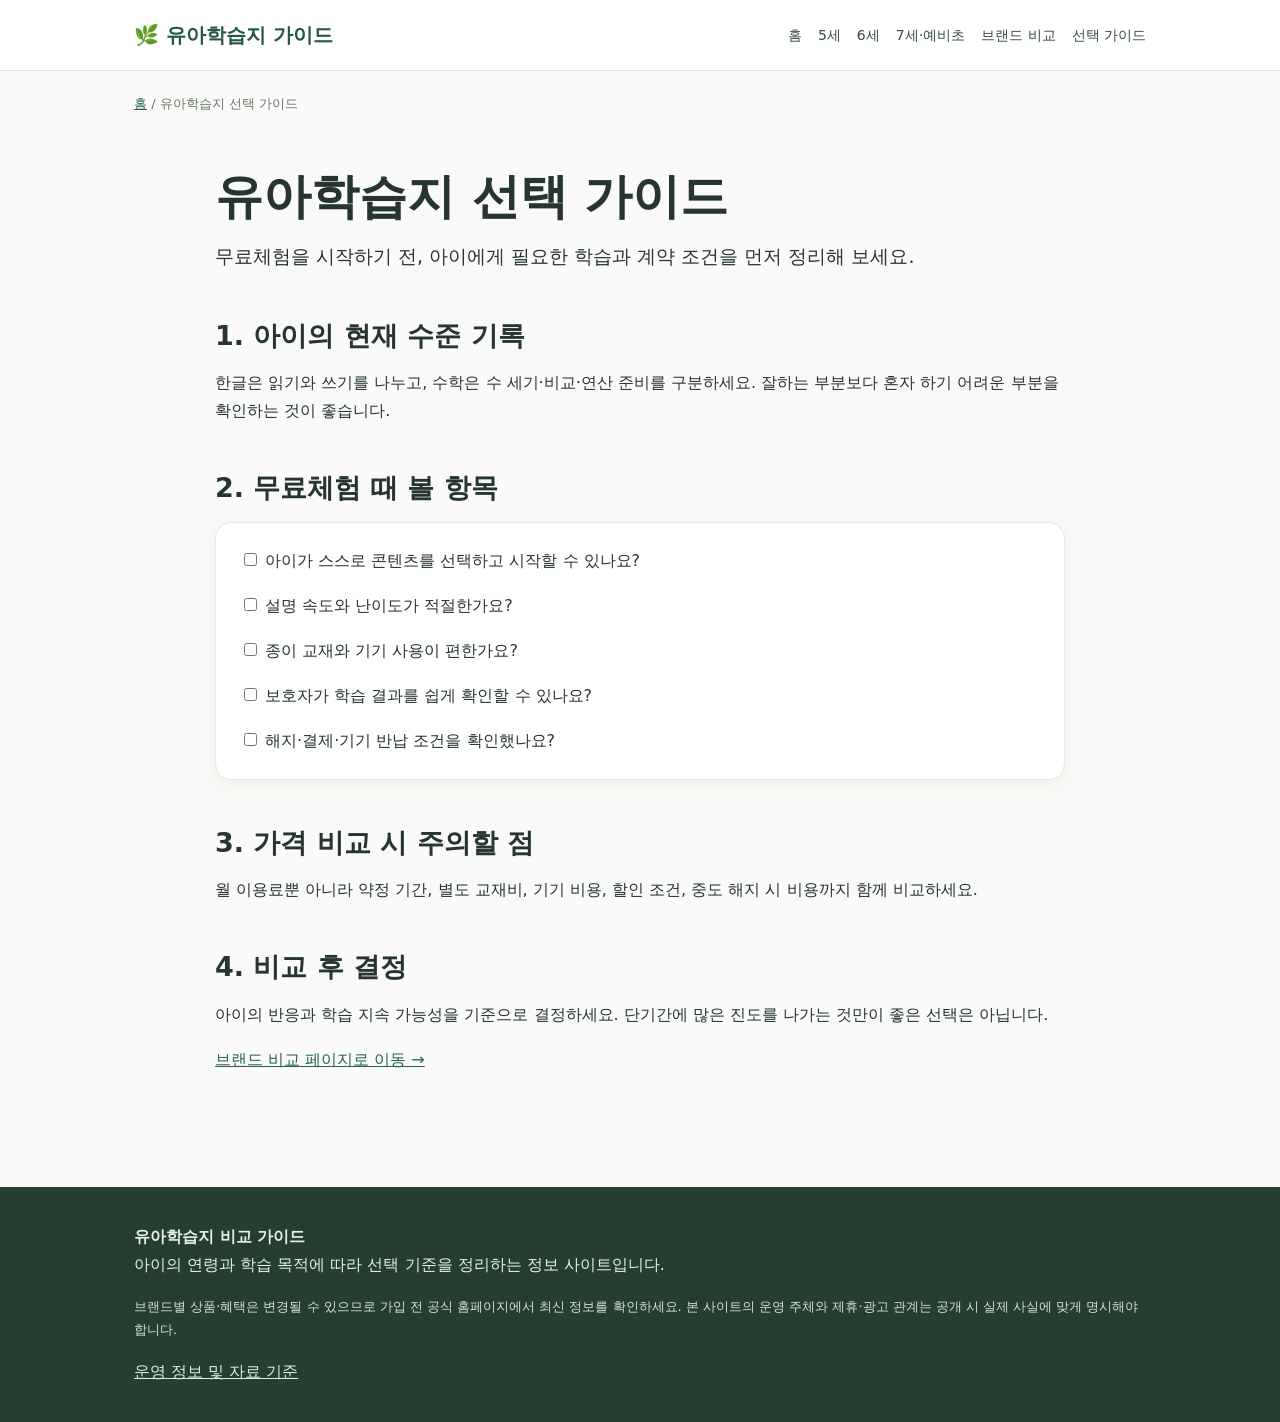
<file: guide.html>
<!doctype html><html lang="ko"><head><meta charset="utf-8"><meta name="viewport" content="width=device-width, initial-scale=1"><title>유아학습지 선택 가이드 | 유아학습지 비교 가이드</title><meta name="description" content="유아학습지 무료체험 전에 확인할 학습 수준, 콘텐츠, 학습관리, 가격과 계약 조건 체크리스트."><meta name="robots" content="index,follow,max-snippet:-1"><link rel="canonical" href="https://jjh950621-star.github.io/guide.html"><link rel="stylesheet" href="style.css"><meta property="og:type" content="website"><meta property="og:title" content="유아학습지 선택 가이드"><meta property="og:description" content="유아학습지 무료체험 전에 확인할 학습 수준, 콘텐츠, 학습관리, 가격과 계약 조건 체크리스트."><meta property="og:url" content="https://jjh950621-star.github.io/guide.html"><script type="application/ld+json">{"@context":"https://schema.org","@type":"WebPage","name":"유아학습지 선택 가이드","description":"유아학습지 무료체험 전에 확인할 학습 수준, 콘텐츠, 학습관리, 가격과 계약 조건 체크리스트.","inLanguage":"ko-KR","url":"https://jjh950621-star.github.io/guide.html"}</script></head><body><header><div class="wrap nav"><a class="logo" href="index.html">🌿 유아학습지 가이드</a><nav class="links" aria-label="주요 메뉴"><a href="index.html">홈</a><a href="age-5.html">5세</a><a href="age-6.html">6세</a><a href="age-7.html">7세·예비초</a><a href="brands.html">브랜드 비교</a><a href="guide.html">선택 가이드</a></nav></div></header><div class="wrap crumb"><a href="index.html">홈</a> / 유아학습지 선택 가이드</div><main class="wrap article section"><h1>유아학습지 선택 가이드</h1><p class="lead">무료체험을 시작하기 전, 아이에게 필요한 학습과 계약 조건을 먼저 정리해 보세요.</p><h2>1. 아이의 현재 수준 기록</h2><p>한글은 읽기와 쓰기를 나누고, 수학은 수 세기·비교·연산 준비를 구분하세요. 잘하는 부분보다 혼자 하기 어려운 부분을 확인하는 것이 좋습니다.</p><h2>2. 무료체험 때 볼 항목</h2><div class="card"><label><input type="checkbox"> 아이가 스스로 콘텐츠를 선택하고 시작할 수 있나요?</label><p></p><label><input type="checkbox"> 설명 속도와 난이도가 적절한가요?</label><p></p><label><input type="checkbox"> 종이 교재와 기기 사용이 편한가요?</label><p></p><label><input type="checkbox"> 보호자가 학습 결과를 쉽게 확인할 수 있나요?</label><p></p><label><input type="checkbox"> 해지·결제·기기 반납 조건을 확인했나요?</label></div><h2>3. 가격 비교 시 주의할 점</h2><p>월 이용료뿐 아니라 약정 기간, 별도 교재비, 기기 비용, 할인 조건, 중도 해지 시 비용까지 함께 비교하세요.</p><h2>4. 비교 후 결정</h2><p>아이의 반응과 학습 지속 가능성을 기준으로 결정하세요. 단기간에 많은 진도를 나가는 것만이 좋은 선택은 아닙니다.</p><p><a href="brands.html">브랜드 비교 페이지로 이동 →</a></p></main><footer><div class="wrap"><strong>유아학습지 비교 가이드</strong><p>아이의 연령과 학습 목적에 따라 선택 기준을 정리하는 정보 사이트입니다.</p><p class="small" style="color:#d5e1d9">브랜드별 상품·혜택은 변경될 수 있으므로 가입 전 공식 홈페이지에서 최신 정보를 확인하세요. 본 사이트의 운영 주체와 제휴·광고 관계는 공개 시 실제 사실에 맞게 명시해야 합니다.</p><a href="about.html">운영 정보 및 자료 기준</a></div></footer></body></html>
</file>
<file: style.css>
*{box-sizing:border-box}body{margin:0;font-family:system-ui,-apple-system,"Noto Sans KR",sans-serif;color:#26352e;background:#fafbf8;line-height:1.75}a{color:#27634d}header{background:#fff;border-bottom:1px solid #e1e9e2;position:sticky;top:0;z-index:2}.wrap{max-width:1060px;margin:auto;padding:0 24px}.nav{display:flex;justify-content:space-between;align-items:center;gap:16px;min-height:70px}.logo{font-size:20px;font-weight:800;text-decoration:none;color:#245841}.links{display:flex;flex-wrap:wrap;gap:16px}.links a{text-decoration:none;font-size:14px;color:#344b40}.hero{background:linear-gradient(125deg,#e4f3e8,#f8f2dd);padding:72px 0}.eyebrow{font-weight:700;color:#33765b;font-size:14px}h1{font-size:clamp(30px,5vw,48px);line-height:1.25;margin:14px 0}h2{font-size:27px;line-height:1.35;margin:45px 0 15px}h3{font-size:19px;margin:0 0 10px}p{margin:0 0 17px}.lead{font-size:19px;max-width:760px}.section{padding:36px 0}.grid{display:grid;grid-template-columns:repeat(3,1fr);gap:18px}.card{background:#fff;border:1px solid #e3e9e3;border-radius:16px;padding:24px;box-shadow:0 5px 20px #173a2610}.card a{font-weight:700}.tag{display:inline-block;background:#e6f3eb;color:#286349;padding:3px 10px;border-radius:20px;font-size:13px;margin-bottom:12px}.notice{padding:18px 22px;background:#f0f5ed;border-left:4px solid #5b8c67;border-radius:6px;margin:24px 0}.tablewrap{overflow:auto}table{width:100%;border-collapse:collapse;background:white}th,td{padding:14px;border:1px solid #dfe8df;text-align:left;vertical-align:top;min-width:145px}th{background:#e9f3eb}details{background:#fff;border:1px solid #e2e8e0;border-radius:10px;padding:15px 20px;margin:10px 0}summary{font-weight:700;cursor:pointer}footer{background:#243e32;color:#e6efe9;margin-top:60px;padding:36px 0}footer a{color:#d5f2df}.crumb{font-size:13px;color:#66756b;padding-top:22px}.article{max-width:850px}.small{font-size:13px;color:#66756b}.btn{display:inline-block;padding:12px 20px;background:#28664a;color:white;text-decoration:none;border-radius:9px;font-weight:700}@media(max-width:720px){.nav{align-items:flex-start;flex-direction:column;padding:14px 0}.links{gap:10px}.grid{grid-template-columns:1fr}.hero{padding:48px 0}.section{padding:20px 0}h2{font-size:23px}}
</file>
